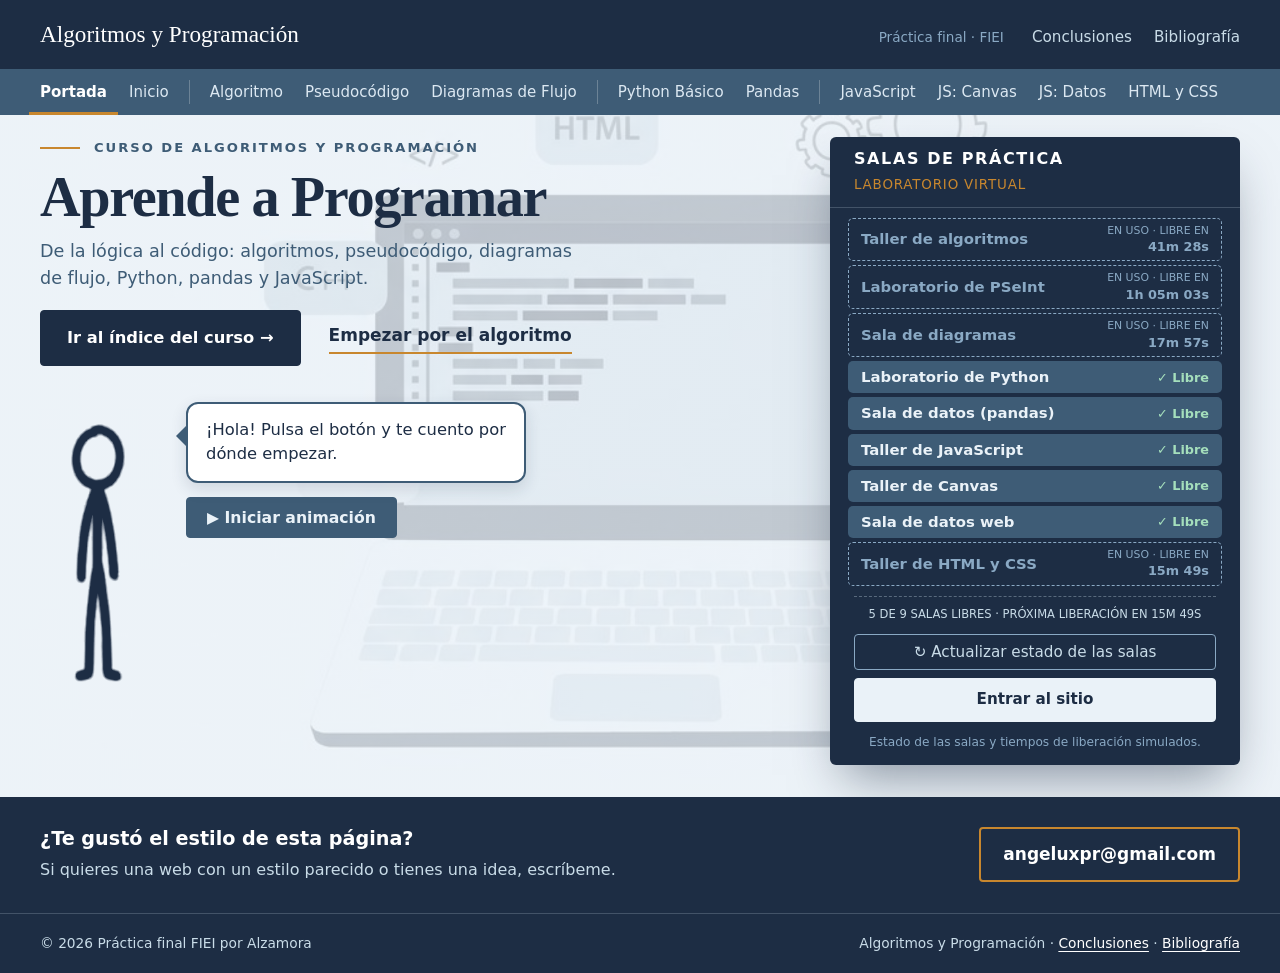
<file: index.html>
<!DOCTYPE html>
<html lang="es">
<head>
<meta charset="UTF-8">
<meta name="viewport" content="width=device-width, initial-scale=1.0">
<title>Aprende a Programar</title>
<meta name="description" content="Curso de Algoritmos y Programación: algoritmos, pseudocódigo, diagramas de flujo, Python, pandas y JavaScript.">
<link rel="icon" type="image/svg+xml" href="assets/img/favicon.svg">
<link rel="stylesheet" href="css/estilos.css">
<link rel="stylesheet" href="css/portada.css">
</head>
<body class="es-portada">
<header id="cabecera">
  <div class="in">
    <a class="marca" href="index.html">Algoritmos y Programación</a>
    <div class="cab-der">
      <span class="curso">Práctica final · FIEI</span>
      <nav class="mas" aria-label="Más páginas">
        <a href="paginas/conclusiones.html">Conclusiones</a>
        <a href="paginas/bibliografia.html">Bibliografía</a>
      </nav>
    </div>
  </div>
</header>
<nav id="menu" aria-label="Menú del curso">
  <div class="in">
    <a href="index.html" aria-current="page">Portada</a>
    <a href="paginas/inicio.html">Inicio</a>
    <span class="sep" aria-hidden="true"></span>
    <a href="paginas/fundamentos/algoritmo.html">Algoritmo</a>
    <a href="paginas/fundamentos/pseudocodigo.html">Pseudocódigo</a>
    <a href="paginas/fundamentos/diagramas.html">Diagramas de Flujo</a>
    <span class="sep" aria-hidden="true"></span>
    <a href="paginas/python/python_basico.html">Python Básico</a>
    <a href="paginas/python/python_pandas.html">Pandas</a>
    <span class="sep" aria-hidden="true"></span>
    <a href="paginas/web/javascript.html">JavaScript</a>
    <a href="paginas/web/js_canvas.html">JS: Canvas</a>
    <a href="paginas/web/js_datos.html">JS: Datos</a>
    <a href="paginas/web/html_css.html">HTML y CSS</a>
  </div>
</nav>

<main class="portada">

  <!-- Columna izquierda: título + asistente stickman -->
  <section class="hero">
    <p class="eyebrow">Curso de algoritmos y programación</p>
    <h1>Aprende a Programar</h1>
    <p class="sub">De la lógica al código: algoritmos, pseudocódigo, diagramas de flujo, Python, pandas y JavaScript.</p>

    <div class="acciones">
      <a class="boton boton-principal" href="paginas/inicio.html">Ir al índice del curso &rarr;</a>
      <a class="enlace-sec" href="paginas/fundamentos/algoritmo.html">Empezar por el algoritmo</a>
    </div>

    <div id="animacion-container">
      <img id="stick-imagen" src="assets/img/stick1.png" alt="Asistente stickman" width="176" height="455">
      <div class="burbuja" id="burbuja">¡Hola! Pulsa el botón y te cuento por dónde empezar.</div>
      <button id="boton-animacion" type="button">▶ Iniciar animación</button>
    </div>

    <audio id="audio-asistente" preload="auto">
      <source src="assets/audio/asistente.mp3" type="audio/mpeg">
    </audio>
  </section>

  <!-- Columna derecha: salas de práctica -->
  <aside id="info" aria-labelledby="titulo-salas">
    <h2 id="titulo-salas">Salas de práctica</h2>
    <div id="laboratorioNombre"></div>
    <div id="listaSalas"></div>
    <p id="resumen"></p>
    <button id="boton-actualizar" type="button">↻ Actualizar estado de las salas</button>
    <a class="boton-entrar" href="paginas/inicio.html">Entrar al sitio</a>
    <p class="nota">Estado de las salas y tiempos de liberación simulados.</p>
  </aside>

</main>

<footer id="pie">
  <div class="contacto">
    <div class="in">
      <div>
        <h2>¿Te gustó el estilo de esta página?</h2>
        <p>Si quieres una web con un estilo parecido o tienes una idea, escríbeme.</p>
      </div>
      <a class="correo" href="mailto:angeluxpr@gmail.com?subject=Me%20gust%C3%B3%20el%20estilo%20de%20tu%20p%C3%A1gina">angeluxpr@gmail.com</a>
    </div>
  </div>
  <div class="in">
    <p>&copy; <span id="anio"></span> Práctica final FIEI por Alzamora</p>
    <p>Algoritmos y Programación &middot; <a href="paginas/conclusiones.html">Conclusiones</a> &middot; <a href="paginas/bibliografia.html">Bibliografía</a></p>
  </div>
</footer>
<script src="js/script.js"></script>
</body>
</html>
</file>
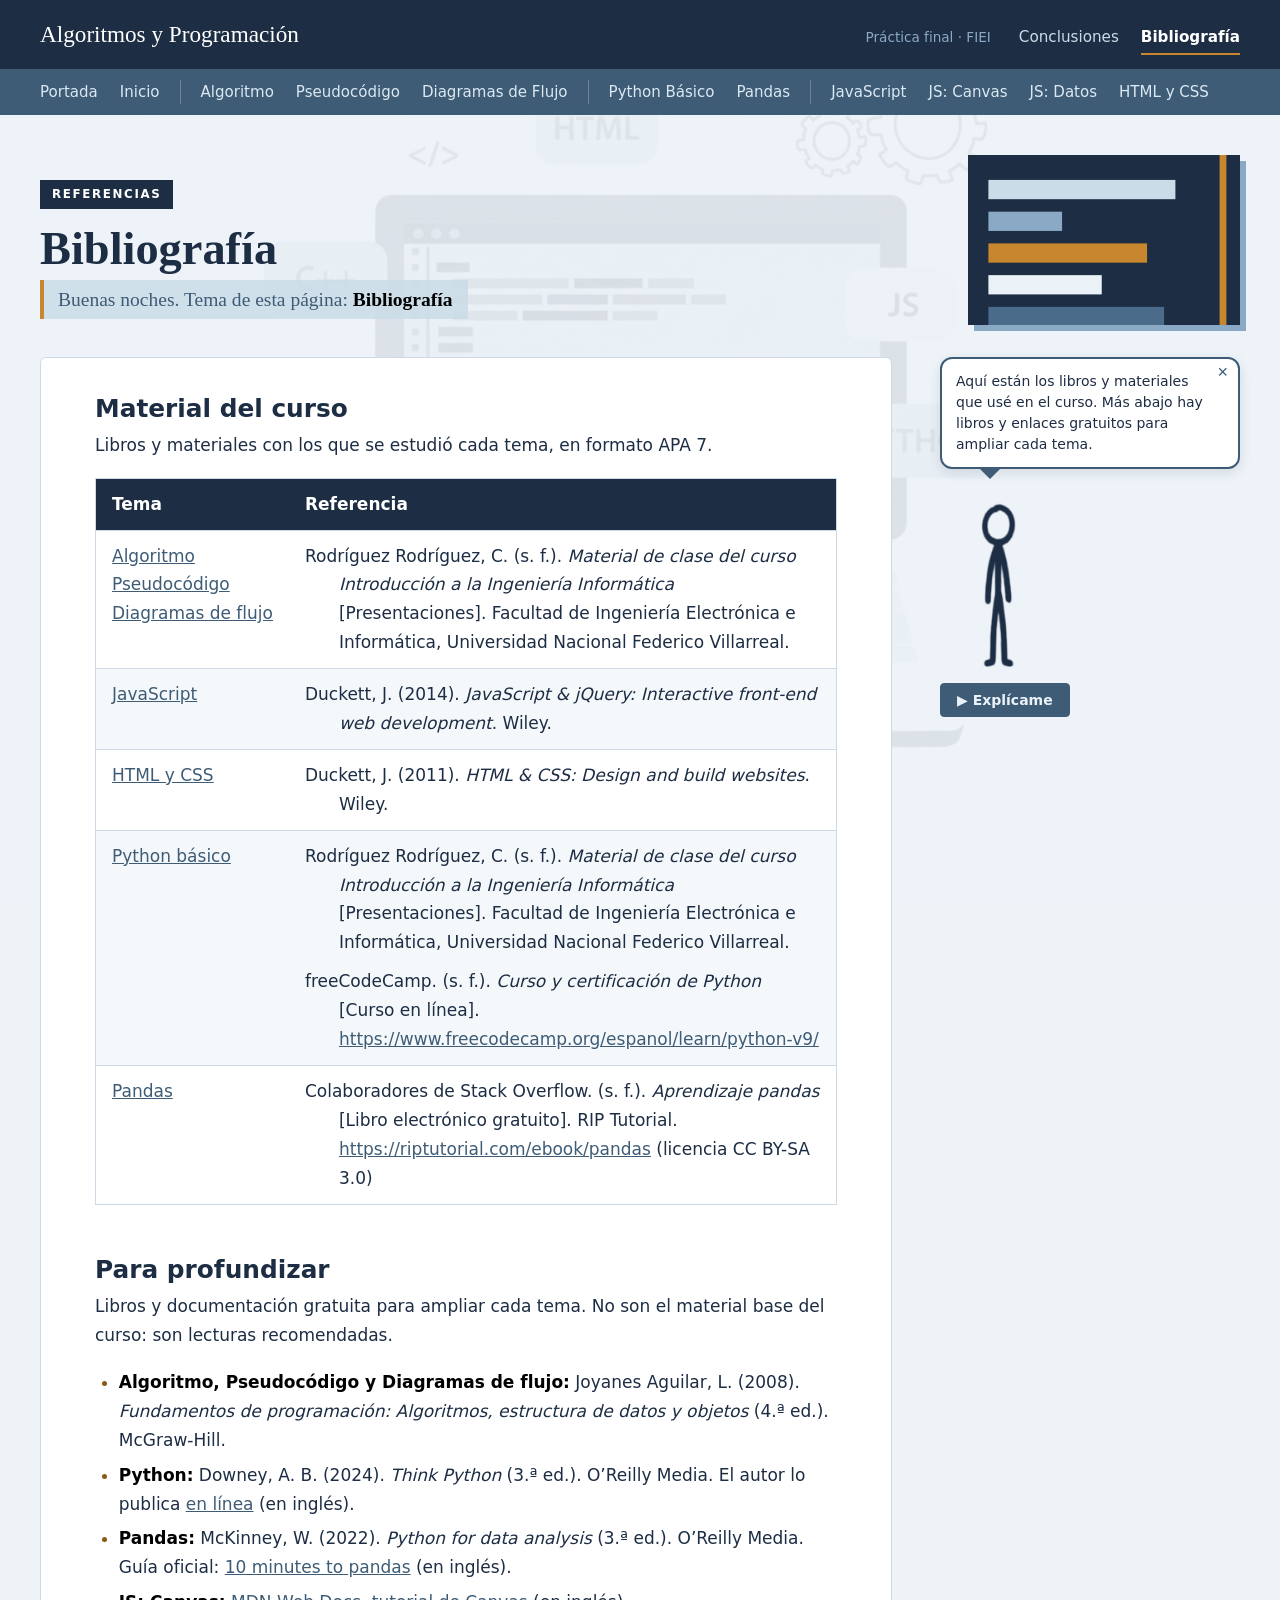
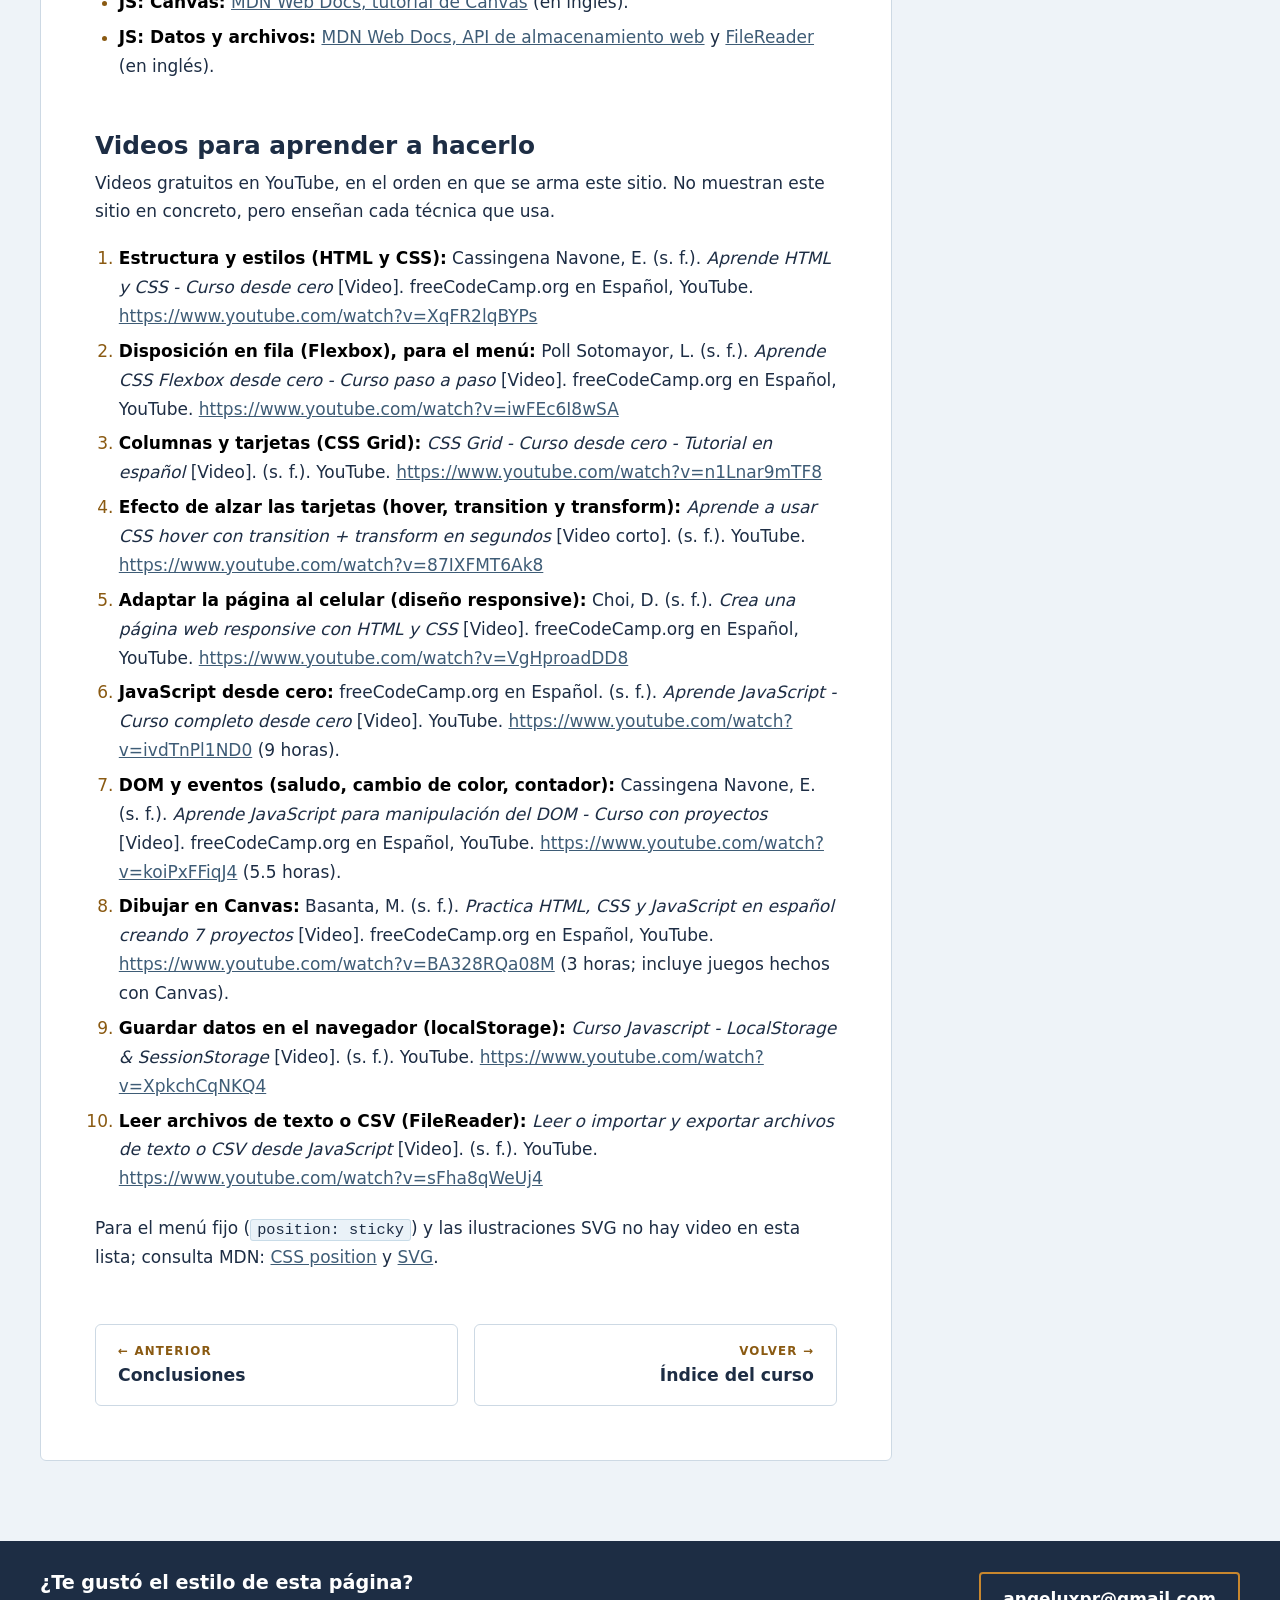
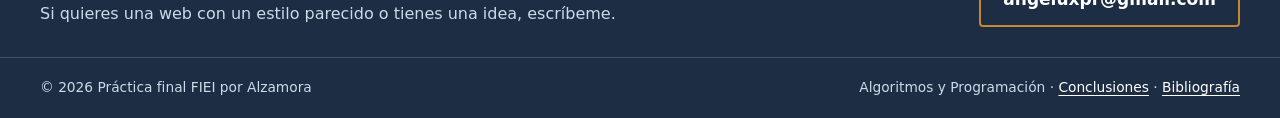
<file: paginas/bibliografia.html>
<!DOCTYPE html>
<html lang="es">
<head>
<meta charset="UTF-8">
<meta name="viewport" content="width=device-width, initial-scale=1">
<title>Bibliografía · Algoritmos y Programación</title>
<meta name="description" content="Libros y materiales usados en el curso Algoritmos y Programación, y lecturas para profundizar.">
<link rel="icon" type="image/svg+xml" href="../assets/img/favicon.svg">
<link href="../css/estilos.css" type="text/css" rel="stylesheet">
<link href="../css/asistente.css" type="text/css" rel="stylesheet">
</head>
<body data-asistente="Aquí están los libros y materiales que usé en el curso. Más abajo hay libros y enlaces gratuitos para ampliar cada tema.">
<header id="cabecera">
  <div class="in">
    <a class="marca" href="../index.html">Algoritmos y Programación</a>
    <div class="cab-der">
      <span class="curso">Práctica final · FIEI</span>
      <nav class="mas" aria-label="Más páginas">
        <a href="conclusiones.html">Conclusiones</a>
        <a href="bibliografia.html" aria-current="page">Bibliografía</a>
      </nav>
    </div>
  </div>
</header>
<nav id="menu" aria-label="Menú del curso">
  <div class="in">
    <a href="../index.html">Portada</a>
    <a href="inicio.html">Inicio</a>
    <span class="sep" aria-hidden="true"></span>
    <a href="fundamentos/algoritmo.html">Algoritmo</a>
    <a href="fundamentos/pseudocodigo.html">Pseudocódigo</a>
    <a href="fundamentos/diagramas.html">Diagramas de Flujo</a>
    <span class="sep" aria-hidden="true"></span>
    <a href="python/python_basico.html">Python Básico</a>
    <a href="python/python_pandas.html">Pandas</a>
    <span class="sep" aria-hidden="true"></span>
    <a href="web/javascript.html">JavaScript</a>
    <a href="web/js_canvas.html">JS: Canvas</a>
    <a href="web/js_datos.html">JS: Datos</a>
    <a href="web/html_css.html">HTML y CSS</a>
  </div>
</nav>
<section class="encabezado" aria-labelledby="titulo-pagina">
  <div class="in">
    <div>
      <p class="capitulo">Referencias</p>
      <h1 id="titulo-pagina">Bibliografía</h1>
      <p id="saludo-texto" class="saludo-barra"></p>
    </div>
    <img class="ilustracion" src="../assets/img/ilustraciones/bibliografia.svg" alt="" width="272" height="170">
  </div>
</section>
<div id="cuerpo">
<main id="contenido">
<h2>Material del curso</h2>
<p>Libros y materiales con los que se estudió cada tema, en formato APA 7.</p>
<table class="tabla-biblio">
  <thead>
    <tr><th>Tema</th><th>Referencia</th></tr>
  </thead>
  <tbody>
    <tr>
      <td><a href="fundamentos/algoritmo.html">Algoritmo</a><br><a href="fundamentos/pseudocodigo.html">Pseudocódigo</a><br><a href="fundamentos/diagramas.html">Diagramas de flujo</a></td>
      <td><p class="apa">Rodríguez Rodríguez, C. (s. f.). <em>Material de clase del curso Introducción a la Ingeniería Informática</em> [Presentaciones]. Facultad de Ingeniería Electrónica e Informática, Universidad Nacional Federico Villarreal.</p></td>
    </tr>
    <tr>
      <td><a href="web/javascript.html">JavaScript</a></td>
      <td><p class="apa">Duckett, J. (2014). <em>JavaScript &amp; jQuery: Interactive front-end web development</em>. Wiley.</p></td>
    </tr>
    <tr>
      <td><a href="web/html_css.html">HTML y CSS</a></td>
      <td><p class="apa">Duckett, J. (2011). <em>HTML &amp; CSS: Design and build websites</em>. Wiley.</p></td>
    </tr>
    <tr>
      <td><a href="python/python_basico.html">Python básico</a></td>
      <td>
        <p class="apa">Rodríguez Rodríguez, C. (s. f.). <em>Material de clase del curso Introducción a la Ingeniería Informática</em> [Presentaciones]. Facultad de Ingeniería Electrónica e Informática, Universidad Nacional Federico Villarreal.</p>
        <p class="apa">freeCodeCamp. (s. f.). <em>Curso y certificación de Python</em> [Curso en línea]. <a href="https://www.freecodecamp.org/espanol/learn/python-v9/">https://www.freecodecamp.org/espanol/learn/python-v9/</a></p>
      </td>
    </tr>
    <tr>
      <td><a href="python/python_pandas.html">Pandas</a></td>
      <td><p class="apa">Colaboradores de Stack Overflow. (s. f.). <em>Aprendizaje pandas</em> [Libro electrónico gratuito]. RIP Tutorial. <a href="https://riptutorial.com/ebook/pandas">https://riptutorial.com/ebook/pandas</a> (licencia CC BY-SA 3.0)</p></td>
    </tr>
  </tbody>
</table>

<h2>Para profundizar</h2>
<p>Libros y documentación gratuita para ampliar cada tema. No son el material base del curso: son lecturas recomendadas.</p>
<ul>
  <li><strong>Algoritmo, Pseudocódigo y Diagramas de flujo:</strong> Joyanes Aguilar, L. (2008). <em>Fundamentos de programación: Algoritmos, estructura de datos y objetos</em> (4.ª ed.). McGraw-Hill.</li>
  <li><strong>Python:</strong> Downey, A. B. (2024). <em>Think Python</em> (3.ª ed.). O&rsquo;Reilly Media. El autor lo publica <a href="https://allendowney.github.io/ThinkPython">en línea</a> (en inglés).</li>
  <li><strong>Pandas:</strong> McKinney, W. (2022). <em>Python for data analysis</em> (3.ª ed.). O&rsquo;Reilly Media. Guía oficial: <a href="https://pandas.pydata.org/docs/user_guide/10min.html">10 minutes to pandas</a> (en inglés).</li>
  <li><strong>JS: Canvas:</strong> <a href="https://developer.mozilla.org/en-US/docs/Web/API/Canvas_API/Tutorial">MDN Web Docs, tutorial de Canvas</a> (en inglés).</li>
  <li><strong>JS: Datos y archivos:</strong> <a href="https://developer.mozilla.org/es/docs/Web/API/API_de_almacenamiento_web">MDN Web Docs, API de almacenamiento web</a> y <a href="https://developer.mozilla.org/en-US/docs/Web/API/FileReader">FileReader</a> (en inglés).</li>
</ul>

<h2>Videos para aprender a hacerlo</h2>
<p>Videos gratuitos en YouTube, en el orden en que se arma este sitio. No muestran este sitio en concreto, pero enseñan cada técnica que usa.</p>
<ol>
  <li><strong>Estructura y estilos (HTML y CSS):</strong> Cassingena Navone, E. (s. f.). <em>Aprende HTML y CSS - Curso desde cero</em> [Video]. freeCodeCamp.org en Español, YouTube. <a href="https://www.youtube.com/watch?v=XqFR2lqBYPs">https://www.youtube.com/watch?v=XqFR2lqBYPs</a></li>
  <li><strong>Disposición en fila (Flexbox), para el menú:</strong> Poll Sotomayor, L. (s. f.). <em>Aprende CSS Flexbox desde cero - Curso paso a paso</em> [Video]. freeCodeCamp.org en Español, YouTube. <a href="https://www.youtube.com/watch?v=iwFEc6I8wSA">https://www.youtube.com/watch?v=iwFEc6I8wSA</a></li>
  <li><strong>Columnas y tarjetas (CSS Grid):</strong> <em>CSS Grid - Curso desde cero - Tutorial en español</em> [Video]. (s. f.). YouTube. <a href="https://www.youtube.com/watch?v=n1Lnar9mTF8">https://www.youtube.com/watch?v=n1Lnar9mTF8</a></li>
  <li><strong>Efecto de alzar las tarjetas (hover, transition y transform):</strong> <em>Aprende a usar CSS hover con transition + transform en segundos</em> [Video corto]. (s. f.). YouTube. <a href="https://www.youtube.com/watch?v=87IXFMT6Ak8">https://www.youtube.com/watch?v=87IXFMT6Ak8</a></li>
  <li><strong>Adaptar la página al celular (diseño responsive):</strong> Choi, D. (s. f.). <em>Crea una página web responsive con HTML y CSS</em> [Video]. freeCodeCamp.org en Español, YouTube. <a href="https://www.youtube.com/watch?v=VgHproadDD8">https://www.youtube.com/watch?v=VgHproadDD8</a></li>
  <li><strong>JavaScript desde cero:</strong> freeCodeCamp.org en Español. (s. f.). <em>Aprende JavaScript - Curso completo desde cero</em> [Video]. YouTube. <a href="https://www.youtube.com/watch?v=ivdTnPl1ND0">https://www.youtube.com/watch?v=ivdTnPl1ND0</a> (9 horas).</li>
  <li><strong>DOM y eventos (saludo, cambio de color, contador):</strong> Cassingena Navone, E. (s. f.). <em>Aprende JavaScript para manipulación del DOM - Curso con proyectos</em> [Video]. freeCodeCamp.org en Español, YouTube. <a href="https://www.youtube.com/watch?v=koiPxFFiqJ4">https://www.youtube.com/watch?v=koiPxFFiqJ4</a> (5.5 horas).</li>
  <li><strong>Dibujar en Canvas:</strong> Basanta, M. (s. f.). <em>Practica HTML, CSS y JavaScript en español creando 7 proyectos</em> [Video]. freeCodeCamp.org en Español, YouTube. <a href="https://www.youtube.com/watch?v=BA328RQa08M">https://www.youtube.com/watch?v=BA328RQa08M</a> (3 horas; incluye juegos hechos con Canvas).</li>
  <li><strong>Guardar datos en el navegador (localStorage):</strong> <em>Curso Javascript - LocalStorage &amp; SessionStorage</em> [Video]. (s. f.). YouTube. <a href="https://www.youtube.com/watch?v=XpkchCqNKQ4">https://www.youtube.com/watch?v=XpkchCqNKQ4</a></li>
  <li><strong>Leer archivos de texto o CSV (FileReader):</strong> <em>Leer o importar y exportar archivos de texto o CSV desde JavaScript</em> [Video]. (s. f.). YouTube. <a href="https://www.youtube.com/watch?v=sFha8qWeUj4">https://www.youtube.com/watch?v=sFha8qWeUj4</a></li>
</ol>
<p>Para el menú fijo (<code>position: sticky</code>) y las ilustraciones SVG no hay video en esta lista; consulta MDN: <a href="https://developer.mozilla.org/es/docs/Web/CSS/position">CSS position</a> y <a href="https://developer.mozilla.org/es/docs/Web/SVG">SVG</a>.</p>

<nav class="paginado" aria-label="Anterior y siguiente">
  <a class="ant" href="conclusiones.html"><small>&larr; Anterior</small><span>Conclusiones</span></a>
  <a class="sig" href="inicio.html"><small>Volver &rarr;</small><span>Índice del curso</span></a>
</nav>
</main>
<aside id="riel"></aside>
</div>
<footer id="pie">
  <div class="contacto">
    <div class="in">
      <div>
        <h2>¿Te gustó el estilo de esta página?</h2>
        <p>Si quieres una web con un estilo parecido o tienes una idea, escríbeme.</p>
      </div>
      <a class="correo" href="mailto:angeluxpr@gmail.com?subject=Me%20gust%C3%B3%20el%20estilo%20de%20tu%20p%C3%A1gina">angeluxpr@gmail.com</a>
    </div>
  </div>
  <div class="in">
    <p>&copy; <span id="anio"></span> Práctica final FIEI por Alzamora</p>
    <p>Algoritmos y Programación &middot; <a href="conclusiones.html">Conclusiones</a> &middot; <a href="bibliografia.html">Bibliografía</a></p>
  </div>
</footer>
<script src="../js/java.js"></script>
<script src="../js/asistente.js"></script>
</body>
</html>
</file>
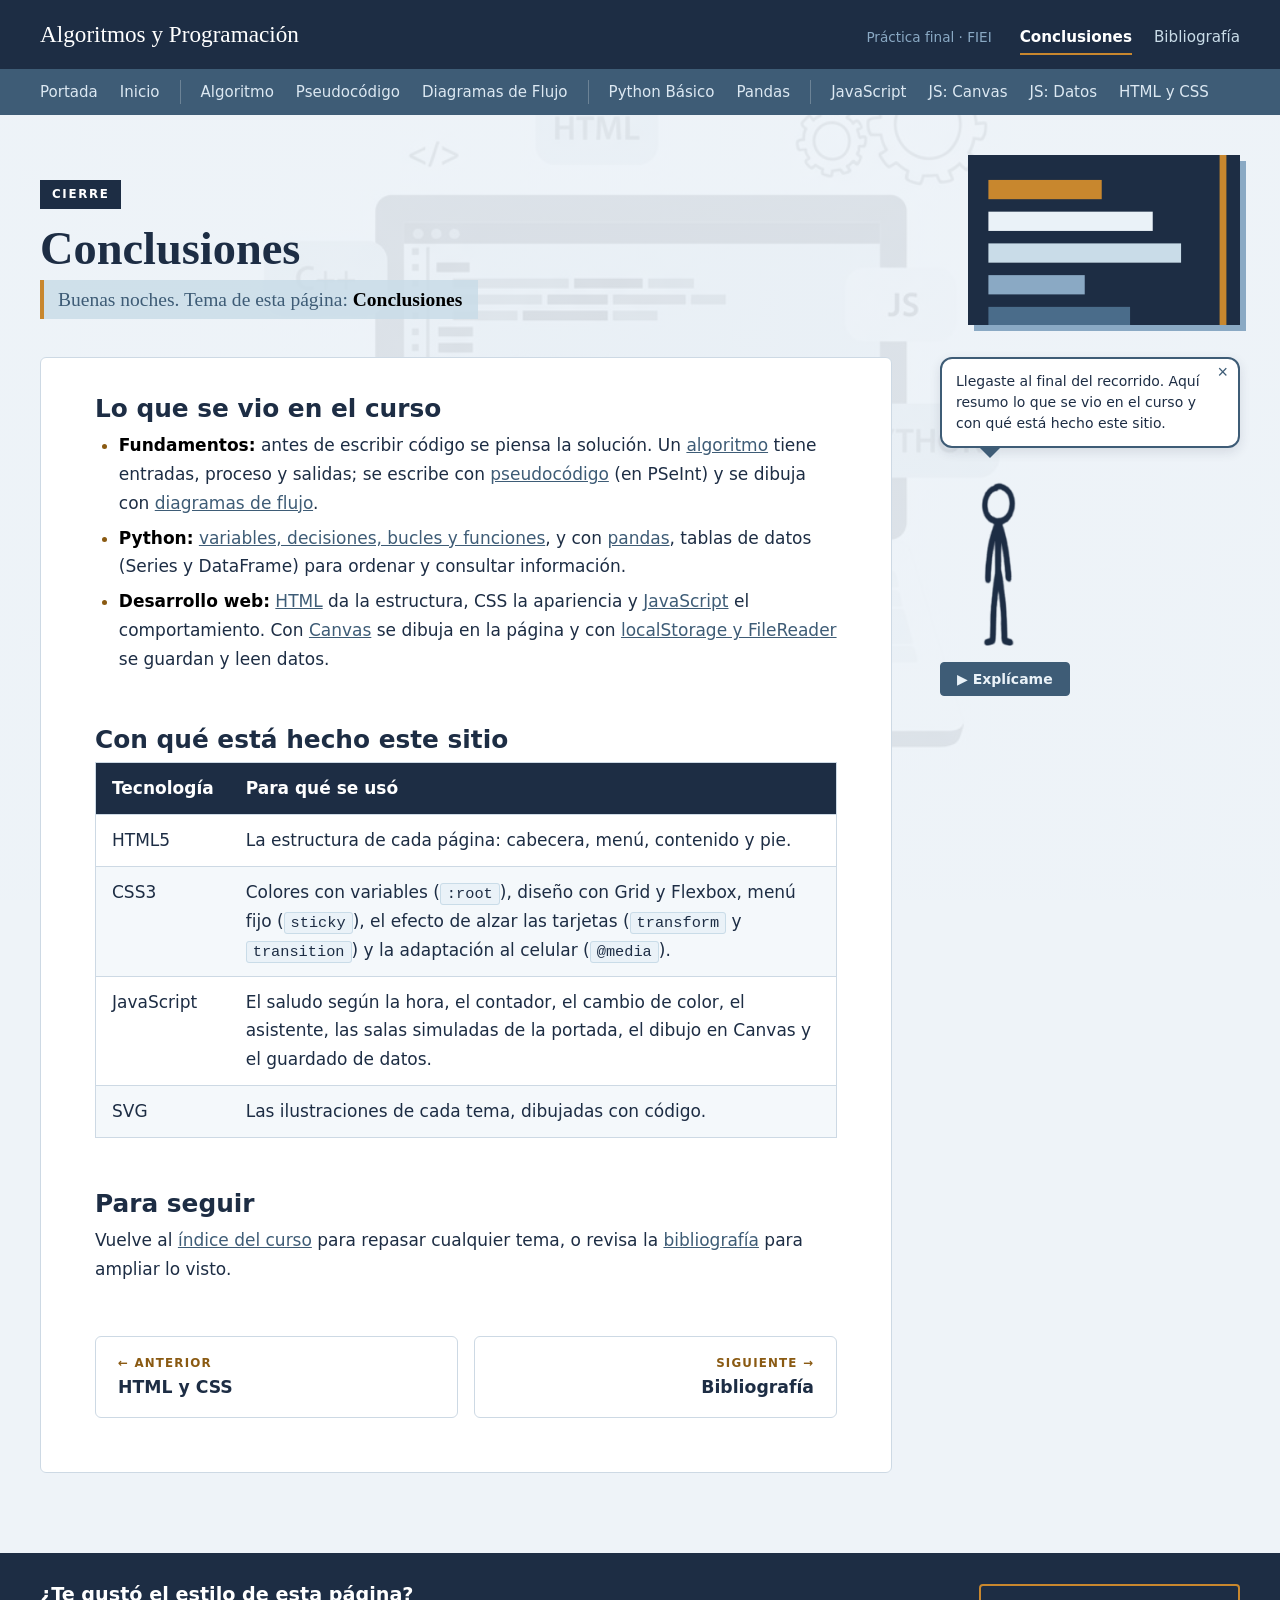
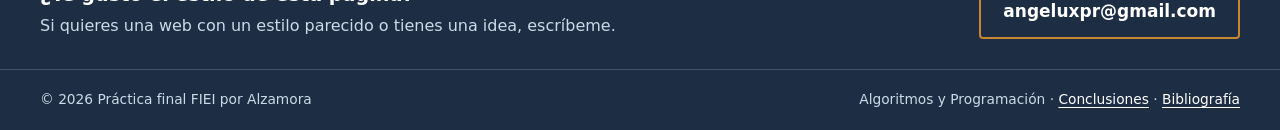
<file: paginas/conclusiones.html>
<!DOCTYPE html>
<html lang="es">
<head>
<meta charset="UTF-8">
<meta name="viewport" content="width=device-width, initial-scale=1">
<title>Conclusiones · Algoritmos y Programación</title>
<meta name="description" content="Resumen de lo visto en el curso Algoritmos y Programación y de las tecnologías con las que se hizo este sitio.">
<link rel="icon" type="image/svg+xml" href="../assets/img/favicon.svg">
<link href="../css/estilos.css" type="text/css" rel="stylesheet">
<link href="../css/asistente.css" type="text/css" rel="stylesheet">
</head>
<body data-asistente="Llegaste al final del recorrido. Aquí resumo lo que se vio en el curso y con qué está hecho este sitio.">
<header id="cabecera">
  <div class="in">
    <a class="marca" href="../index.html">Algoritmos y Programación</a>
    <div class="cab-der">
      <span class="curso">Práctica final · FIEI</span>
      <nav class="mas" aria-label="Más páginas">
        <a href="conclusiones.html" aria-current="page">Conclusiones</a>
        <a href="bibliografia.html">Bibliografía</a>
      </nav>
    </div>
  </div>
</header>
<nav id="menu" aria-label="Menú del curso">
  <div class="in">
    <a href="../index.html">Portada</a>
    <a href="inicio.html">Inicio</a>
    <span class="sep" aria-hidden="true"></span>
    <a href="fundamentos/algoritmo.html">Algoritmo</a>
    <a href="fundamentos/pseudocodigo.html">Pseudocódigo</a>
    <a href="fundamentos/diagramas.html">Diagramas de Flujo</a>
    <span class="sep" aria-hidden="true"></span>
    <a href="python/python_basico.html">Python Básico</a>
    <a href="python/python_pandas.html">Pandas</a>
    <span class="sep" aria-hidden="true"></span>
    <a href="web/javascript.html">JavaScript</a>
    <a href="web/js_canvas.html">JS: Canvas</a>
    <a href="web/js_datos.html">JS: Datos</a>
    <a href="web/html_css.html">HTML y CSS</a>
  </div>
</nav>
<section class="encabezado" aria-labelledby="titulo-pagina">
  <div class="in">
    <div>
      <p class="capitulo">Cierre</p>
      <h1 id="titulo-pagina">Conclusiones</h1>
      <p id="saludo-texto" class="saludo-barra"></p>
    </div>
    <img class="ilustracion" src="../assets/img/ilustraciones/conclusiones.svg" alt="" width="272" height="170">
  </div>
</section>
<div id="cuerpo">
<main id="contenido">
<h2>Lo que se vio en el curso</h2>
<ul>
  <li><strong>Fundamentos:</strong> antes de escribir código se piensa la solución. Un <a href="fundamentos/algoritmo.html">algoritmo</a> tiene entradas, proceso y salidas; se escribe con <a href="fundamentos/pseudocodigo.html">pseudocódigo</a> (en PSeInt) y se dibuja con <a href="fundamentos/diagramas.html">diagramas de flujo</a>.</li>
  <li><strong>Python:</strong> <a href="python/python_basico.html">variables, decisiones, bucles y funciones</a>, y con <a href="python/python_pandas.html">pandas</a>, tablas de datos (Series y DataFrame) para ordenar y consultar información.</li>
  <li><strong>Desarrollo web:</strong> <a href="web/html_css.html">HTML</a> da la estructura, CSS la apariencia y <a href="web/javascript.html">JavaScript</a> el comportamiento. Con <a href="web/js_canvas.html">Canvas</a> se dibuja en la página y con <a href="web/js_datos.html">localStorage y FileReader</a> se guardan y leen datos.</li>
</ul>

<h2>Con qué está hecho este sitio</h2>
<table>
  <thead>
    <tr><th>Tecnología</th><th>Para qué se usó</th></tr>
  </thead>
  <tbody>
    <tr><td>HTML5</td><td>La estructura de cada página: cabecera, menú, contenido y pie.</td></tr>
    <tr><td>CSS3</td><td>Colores con variables (<code>:root</code>), diseño con Grid y Flexbox, menú fijo (<code>sticky</code>), el efecto de alzar las tarjetas (<code>transform</code> y <code>transition</code>) y la adaptación al celular (<code>@media</code>).</td></tr>
    <tr><td>JavaScript</td><td>El saludo según la hora, el contador, el cambio de color, el asistente, las salas simuladas de la portada, el dibujo en Canvas y el guardado de datos.</td></tr>
    <tr><td>SVG</td><td>Las ilustraciones de cada tema, dibujadas con código.</td></tr>
  </tbody>
</table>

<h2>Para seguir</h2>
<p>Vuelve al <a href="inicio.html">índice del curso</a> para repasar cualquier tema, o revisa la <a href="bibliografia.html">bibliografía</a> para ampliar lo visto.</p>

<nav class="paginado" aria-label="Anterior y siguiente">
  <a class="ant" href="web/html_css.html"><small>&larr; Anterior</small><span>HTML y CSS</span></a>
  <a class="sig" href="bibliografia.html"><small>Siguiente &rarr;</small><span>Bibliografía</span></a>
</nav>
</main>
<aside id="riel"></aside>
</div>
<footer id="pie">
  <div class="contacto">
    <div class="in">
      <div>
        <h2>¿Te gustó el estilo de esta página?</h2>
        <p>Si quieres una web con un estilo parecido o tienes una idea, escríbeme.</p>
      </div>
      <a class="correo" href="mailto:angeluxpr@gmail.com?subject=Me%20gust%C3%B3%20el%20estilo%20de%20tu%20p%C3%A1gina">angeluxpr@gmail.com</a>
    </div>
  </div>
  <div class="in">
    <p>&copy; <span id="anio"></span> Práctica final FIEI por Alzamora</p>
    <p>Algoritmos y Programación &middot; <a href="conclusiones.html">Conclusiones</a> &middot; <a href="bibliografia.html">Bibliografía</a></p>
  </div>
</footer>
<script src="../js/java.js"></script>
<script src="../js/asistente.js"></script>
</body>
</html>
</file>
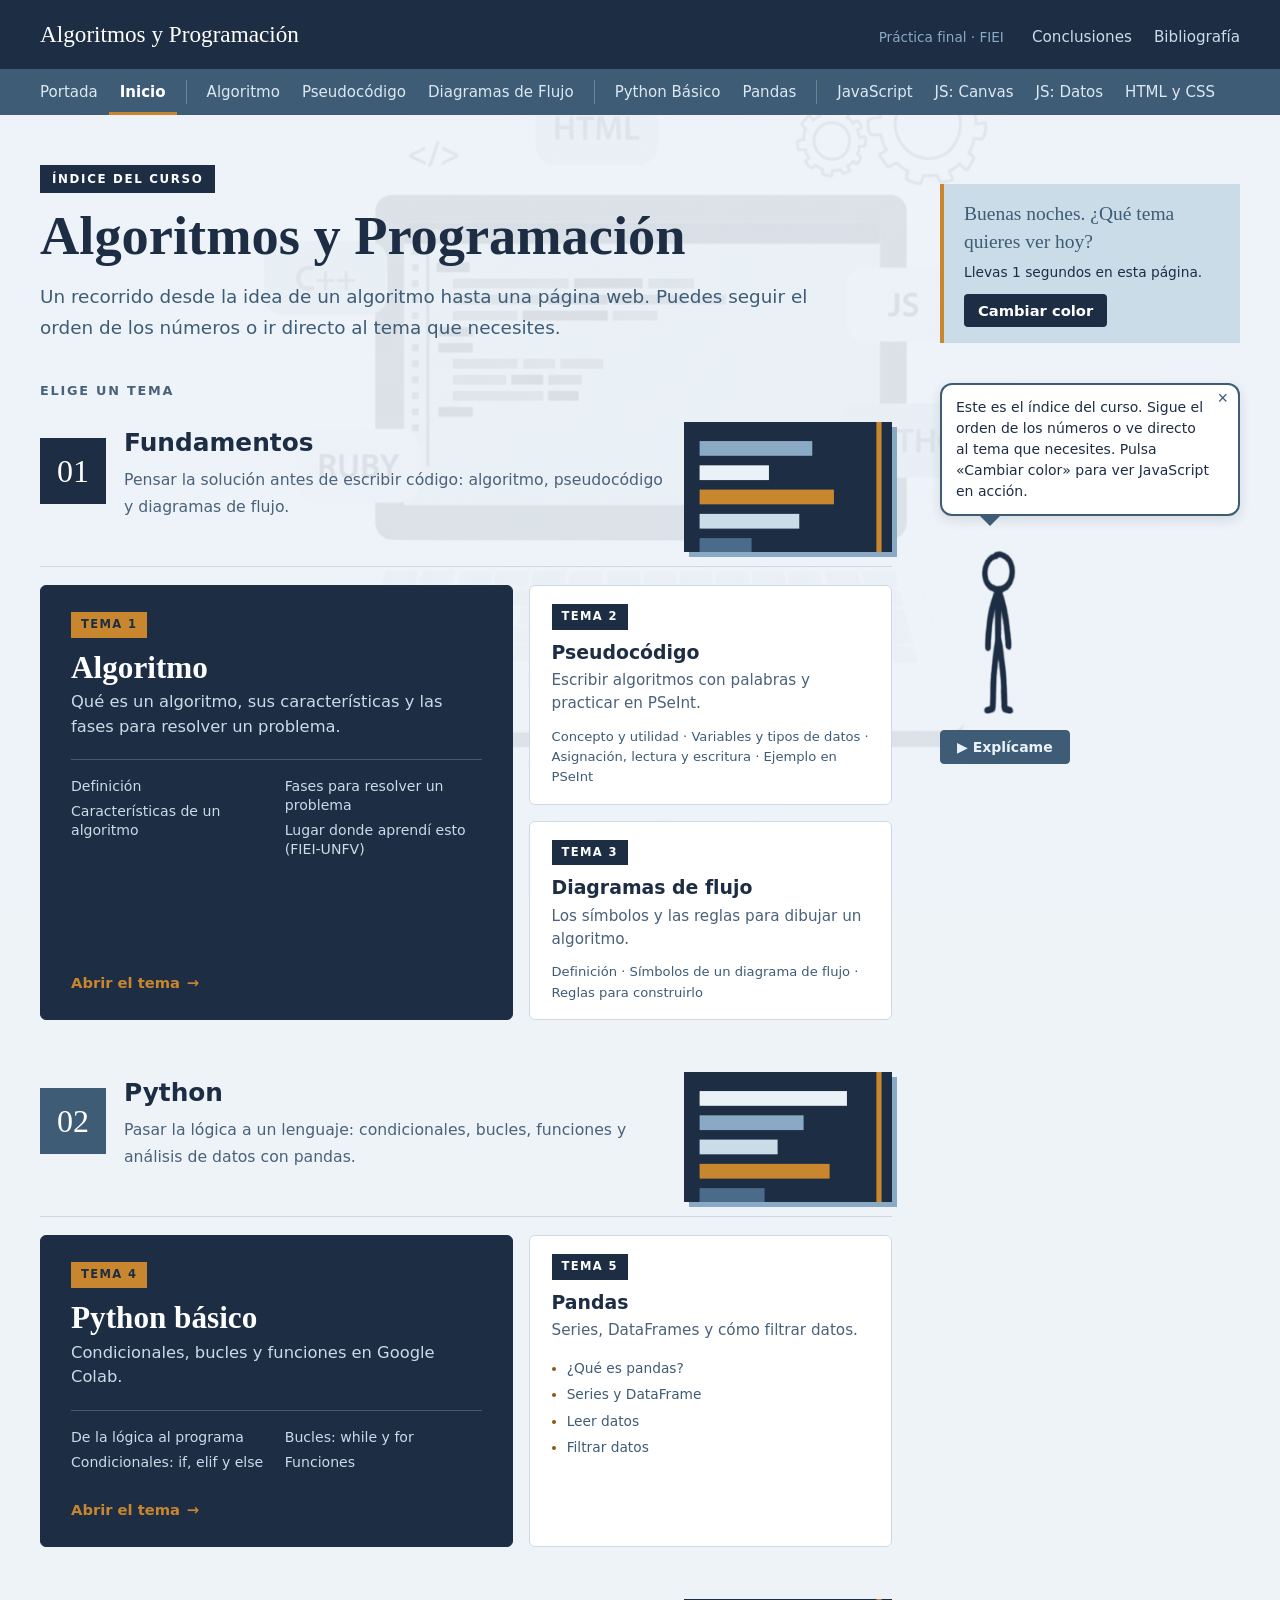
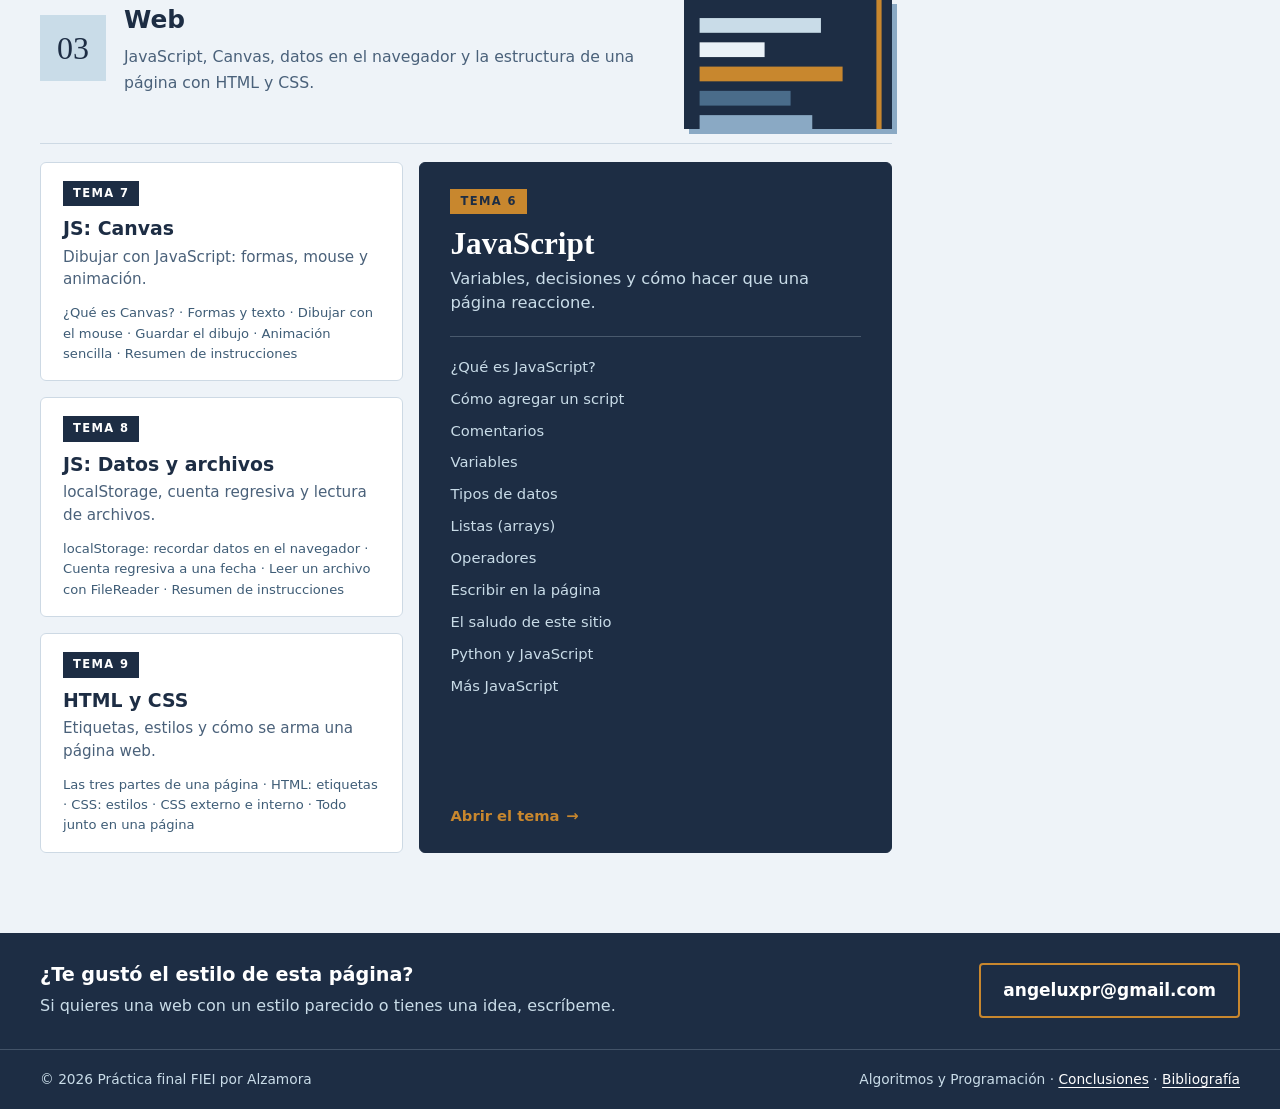
<file: paginas/inicio.html>
<!DOCTYPE html>
<html lang="es">
<head>
<meta charset="UTF-8">
<meta name="viewport" content="width=device-width, initial-scale=1">
<title>Inicio · Algoritmos y Programación</title>
<meta name="description" content="Índice del curso Algoritmos y Programación: fundamentos, Python y desarrollo web.">
<link rel="icon" type="image/svg+xml" href="../assets/img/favicon.svg">
<link href="../css/estilos.css" type="text/css" rel="stylesheet">
<link href="../css/asistente.css" type="text/css" rel="stylesheet">
</head>
<body data-asistente="Este es el índice del curso. Sigue el orden de los números o ve directo al tema que necesites. Pulsa «Cambiar color» para ver JavaScript en acción.">
<header id="cabecera">
  <div class="in">
    <a class="marca" href="../index.html">Algoritmos y Programación</a>
    <div class="cab-der">
      <span class="curso">Práctica final · FIEI</span>
      <nav class="mas" aria-label="Más páginas">
        <a href="conclusiones.html">Conclusiones</a>
        <a href="bibliografia.html">Bibliografía</a>
      </nav>
    </div>
  </div>
</header>
<nav id="menu" aria-label="Menú del curso">
  <div class="in">
    <a href="../index.html">Portada</a>
    <a href="inicio.html" aria-current="page">Inicio</a>
    <span class="sep" aria-hidden="true"></span>
    <a href="fundamentos/algoritmo.html">Algoritmo</a>
    <a href="fundamentos/pseudocodigo.html">Pseudocódigo</a>
    <a href="fundamentos/diagramas.html">Diagramas de Flujo</a>
    <span class="sep" aria-hidden="true"></span>
    <a href="python/python_basico.html">Python Básico</a>
    <a href="python/python_pandas.html">Pandas</a>
    <span class="sep" aria-hidden="true"></span>
    <a href="web/javascript.html">JavaScript</a>
    <a href="web/js_canvas.html">JS: Canvas</a>
    <a href="web/js_datos.html">JS: Datos</a>
    <a href="web/html_css.html">HTML y CSS</a>
  </div>
</nav>
<section class="encabezado encabezado-inicio" aria-labelledby="titulo-pagina">
  <div class="in">
    <div>
      <p class="capitulo">Índice del curso</p>
      <h1 id="titulo-pagina">Algoritmos y Programación</h1>
      <p class="lead">Un recorrido desde la idea de un algoritmo hasta una página web. Puedes seguir el orden de los números o ir directo al tema que necesites.</p>
    </div>
    <div id="saludo">
      <p id="saludo-texto" data-mensaje="¿Qué tema quieres ver hoy?"></p>
      <p id="contador">Llevas 0 segundos en esta página.</p>
      <button onclick="cambiarColor()">Cambiar color</button>
    </div>
  </div>
</section>
<div id="cuerpo">
<main id="contenido-inicio">
<h2 class="etiqueta-seccion">Elige un tema</h2>
<div class="mapa">
  <section class="modulo">
    <header class="modulo-cab">
      <span class="modulo-num" aria-hidden="true">01</span>
      <div>
        <h3>Fundamentos</h3>
        <p>Pensar la solución antes de escribir código: algoritmo, pseudocódigo y diagramas de flujo.</p>
      </div>
      <img class="ilustracion" src="../assets/img/ilustraciones/diagramas.svg" alt="" width="208" height="130">
    </header>
    <div class="temas t-3">
    <a class="tema principal" href="fundamentos/algoritmo.html">
      <span class="num">Tema 1</span>
      <h4>Algoritmo</h4>
      <p>Qué es un algoritmo, sus características y las fases para resolver un problema.</p>
      <ul class="secciones">
      <li>Definición</li>
      <li>Características de un algoritmo</li>
      <li>Fases para resolver un problema</li>
      <li>Lugar donde aprendí esto (FIEI-UNFV)</li>
      </ul>
      <span class="ir">Abrir el tema</span>
    </a>
    <a class="tema" href="fundamentos/pseudocodigo.html">
      <span class="num">Tema 2</span>
      <h4>Pseudocódigo</h4>
      <p>Escribir algoritmos con palabras y practicar en PSeInt.</p>
      <p class="mini">Concepto y utilidad &middot; Variables y tipos de datos &middot; Asignación, lectura y escritura &middot; Ejemplo en PSeInt</p>
    </a>
    <a class="tema" href="fundamentos/diagramas.html">
      <span class="num">Tema 3</span>
      <h4>Diagramas de flujo</h4>
      <p>Los símbolos y las reglas para dibujar un algoritmo.</p>
      <p class="mini">Definición &middot; Símbolos de un diagrama de flujo &middot; Reglas para construirlo</p>
    </a>
    </div>
  </section>
  <section class="modulo">
    <header class="modulo-cab">
      <span class="modulo-num" aria-hidden="true">02</span>
      <div>
        <h3>Python</h3>
        <p>Pasar la lógica a un lenguaje: condicionales, bucles, funciones y análisis de datos con pandas.</p>
      </div>
      <img class="ilustracion" src="../assets/img/ilustraciones/python_basico.svg" alt="" width="208" height="130">
    </header>
    <div class="temas t-2">
    <a class="tema principal" href="python/python_basico.html">
      <span class="num">Tema 4</span>
      <h4>Python básico</h4>
      <p>Condicionales, bucles y funciones en Google Colab.</p>
      <ul class="secciones">
      <li>De la lógica al programa</li>
      <li>Condicionales: if, elif y else</li>
      <li>Bucles: while y for</li>
      <li>Funciones</li>
      </ul>
      <span class="ir">Abrir el tema</span>
    </a>
    <a class="tema" href="python/python_pandas.html">
      <span class="num">Tema 5</span>
      <h4>Pandas</h4>
      <p>Series, DataFrames y cómo filtrar datos.</p>
      <ul class="lista-mini"><li>¿Qué es pandas?</li><li>Series y DataFrame</li><li>Leer datos</li><li>Filtrar datos</li></ul>
    </a>
    </div>
  </section>
  <section class="modulo">
    <header class="modulo-cab">
      <span class="modulo-num" aria-hidden="true">03</span>
      <div>
        <h3>Web</h3>
        <p>JavaScript, Canvas, datos en el navegador y la estructura de una página con HTML y CSS.</p>
      </div>
      <img class="ilustracion" src="../assets/img/ilustraciones/javascript.svg" alt="" width="208" height="130">
    </header>
    <div class="temas t-4">
    <a class="tema principal" href="web/javascript.html">
      <span class="num">Tema 6</span>
      <h4>JavaScript</h4>
      <p>Variables, decisiones y cómo hacer que una página reaccione.</p>
      <ul class="secciones">
      <li>¿Qué es JavaScript?</li>
      <li>Cómo agregar un script</li>
      <li>Comentarios</li>
      <li>Variables</li>
      <li>Tipos de datos</li>
      <li>Listas (arrays)</li>
      <li>Operadores</li>
      <li>Escribir en la página</li>
      <li>El saludo de este sitio</li>
      <li>Python y JavaScript</li>
      <li>Más JavaScript</li>
      </ul>
      <span class="ir">Abrir el tema</span>
    </a>
    <a class="tema" href="web/js_canvas.html">
      <span class="num">Tema 7</span>
      <h4>JS: Canvas</h4>
      <p>Dibujar con JavaScript: formas, mouse y animación.</p>
      <p class="mini">¿Qué es Canvas? &middot; Formas y texto &middot; Dibujar con el mouse &middot; Guardar el dibujo &middot; Animación sencilla &middot; Resumen de instrucciones</p>
    </a>
    <a class="tema" href="web/js_datos.html">
      <span class="num">Tema 8</span>
      <h4>JS: Datos y archivos</h4>
      <p>localStorage, cuenta regresiva y lectura de archivos.</p>
      <p class="mini">localStorage: recordar datos en el navegador &middot; Cuenta regresiva a una fecha &middot; Leer un archivo con FileReader &middot; Resumen de instrucciones</p>
    </a>
    <a class="tema" href="web/html_css.html">
      <span class="num">Tema 9</span>
      <h4>HTML y CSS</h4>
      <p>Etiquetas, estilos y cómo se arma una página web.</p>
      <p class="mini">Las tres partes de una página &middot; HTML: etiquetas &middot; CSS: estilos &middot; CSS externo e interno &middot; Todo junto en una página</p>
    </a>
    </div>
  </section>
</div>
</main>
<aside id="riel"></aside>
</div>
<footer id="pie">
  <div class="contacto">
    <div class="in">
      <div>
        <h2>¿Te gustó el estilo de esta página?</h2>
        <p>Si quieres una web con un estilo parecido o tienes una idea, escríbeme.</p>
      </div>
      <a class="correo" href="mailto:angeluxpr@gmail.com?subject=Me%20gust%C3%B3%20el%20estilo%20de%20tu%20p%C3%A1gina">angeluxpr@gmail.com</a>
    </div>
  </div>
  <div class="in">
    <p>&copy; <span id="anio"></span> Práctica final FIEI por Alzamora</p>
    <p>Algoritmos y Programación &middot; <a href="conclusiones.html">Conclusiones</a> &middot; <a href="bibliografia.html">Bibliografía</a></p>
  </div>
</footer>
<script src="../js/java.js"></script>
<script src="../js/asistente.js"></script>
</body>
</html>
</file>
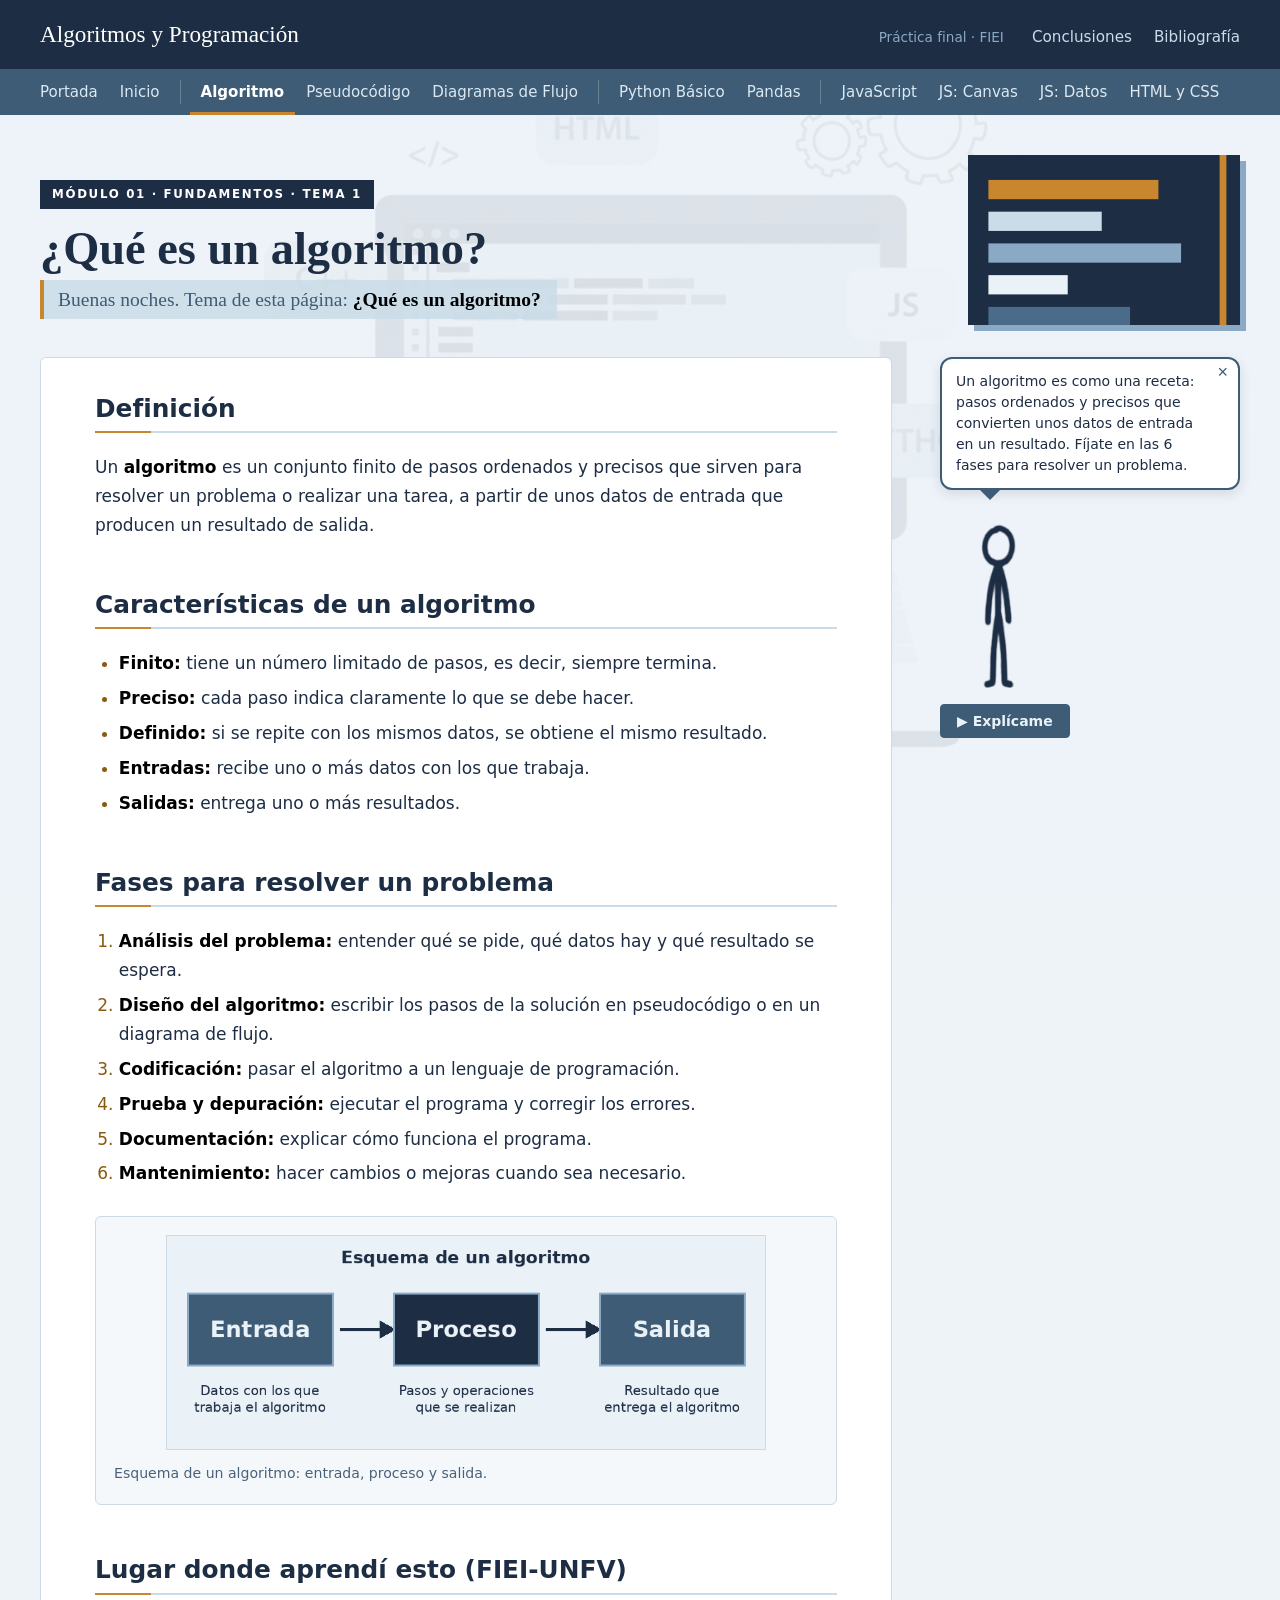
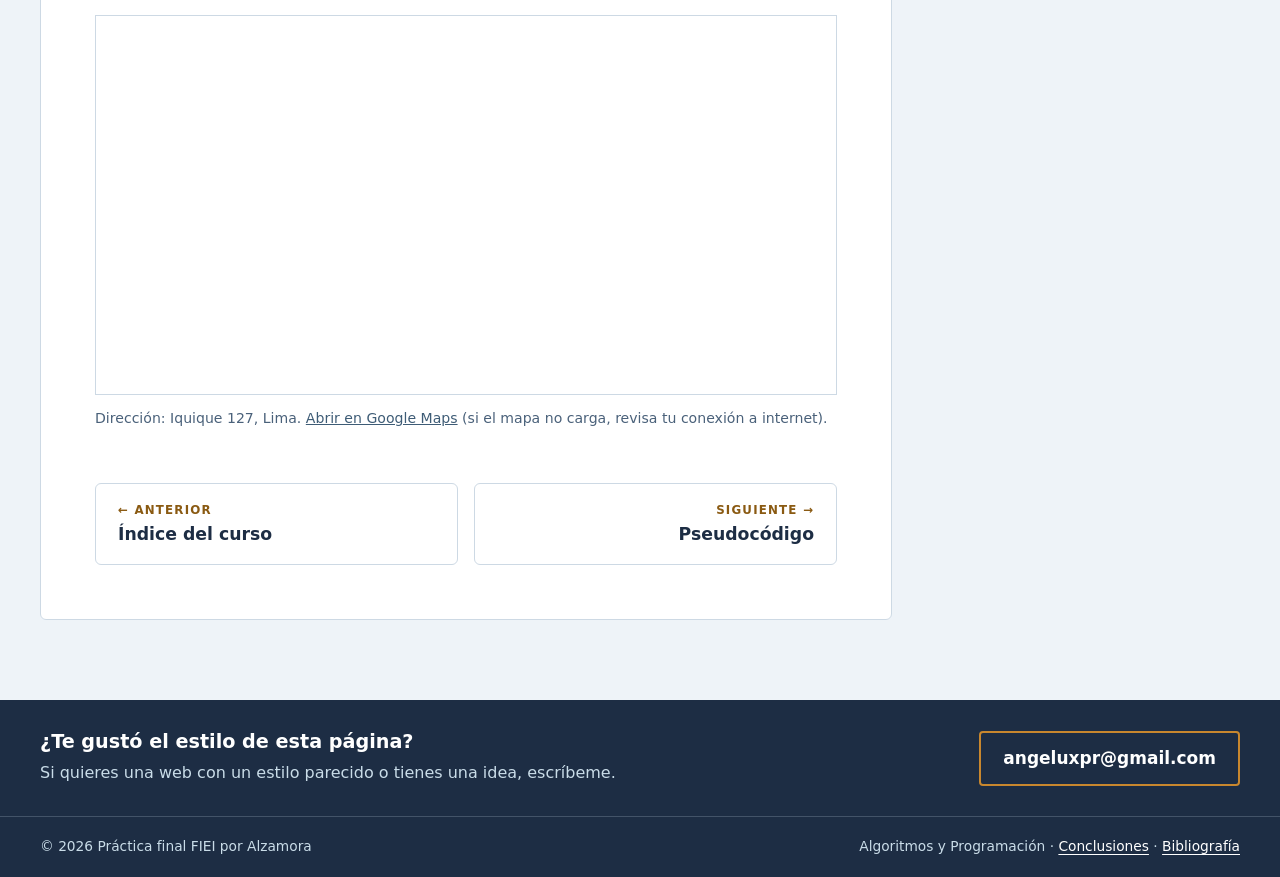
<file: paginas/fundamentos/algoritmo.html>
<!DOCTYPE html>
<html lang="es">
<head>
<meta charset="UTF-8">
<meta name="viewport" content="width=device-width, initial-scale=1">
<title>¿Qué es un algoritmo? · Algoritmos y Programación</title>
<meta name="description" content="Qué es un algoritmo, sus características y las fases para resolver un problema.">
<link rel="icon" type="image/svg+xml" href="../../assets/img/favicon.svg">
<link href="../../css/estilos.css" type="text/css" rel="stylesheet">
<link href="../../css/asistente.css" type="text/css" rel="stylesheet">
</head>
<body data-asistente="Un algoritmo es como una receta: pasos ordenados y precisos que convierten unos datos de entrada en un resultado. Fíjate en las 6 fases para resolver un problema.">
<header id="cabecera">
  <div class="in">
    <a class="marca" href="../../index.html">Algoritmos y Programación</a>
    <div class="cab-der">
      <span class="curso">Práctica final · FIEI</span>
      <nav class="mas" aria-label="Más páginas">
        <a href="../conclusiones.html">Conclusiones</a>
        <a href="../bibliografia.html">Bibliografía</a>
      </nav>
    </div>
  </div>
</header>
<nav id="menu" aria-label="Menú del curso">
  <div class="in">
    <a href="../../index.html">Portada</a>
    <a href="../inicio.html">Inicio</a>
    <span class="sep" aria-hidden="true"></span>
    <a href="../fundamentos/algoritmo.html" aria-current="page">Algoritmo</a>
    <a href="../fundamentos/pseudocodigo.html">Pseudocódigo</a>
    <a href="../fundamentos/diagramas.html">Diagramas de Flujo</a>
    <span class="sep" aria-hidden="true"></span>
    <a href="../python/python_basico.html">Python Básico</a>
    <a href="../python/python_pandas.html">Pandas</a>
    <span class="sep" aria-hidden="true"></span>
    <a href="../web/javascript.html">JavaScript</a>
    <a href="../web/js_canvas.html">JS: Canvas</a>
    <a href="../web/js_datos.html">JS: Datos</a>
    <a href="../web/html_css.html">HTML y CSS</a>
  </div>
</nav>
<section class="encabezado" aria-labelledby="titulo-pagina">
  <div class="in">
    <div>
    <p class="capitulo">Módulo 01 · Fundamentos · Tema 1</p>
    <h1 id="titulo-pagina">¿Qué es un algoritmo?</h1>
    <p id="saludo-texto" class="saludo-barra"></p>
    </div>
    <img class="ilustracion" src="../../assets/img/ilustraciones/algoritmo.svg" alt="" width="272" height="170">
  </div>
</section>
<div id="cuerpo">
<main id="contenido">
<h2>Definición</h2>
<hr>
<p>Un <strong>algoritmo</strong> es un conjunto finito de pasos ordenados y precisos que sirven para resolver un problema o realizar una tarea, a partir de unos datos de entrada que producen un resultado de salida.</p>

<h2>Características de un algoritmo</h2>
<hr>
<ul>
  <li><strong>Finito:</strong> tiene un número limitado de pasos, es decir, siempre termina.</li>
  <li><strong>Preciso:</strong> cada paso indica claramente lo que se debe hacer.</li>
  <li><strong>Definido:</strong> si se repite con los mismos datos, se obtiene el mismo resultado.</li>
  <li><strong>Entradas:</strong> recibe uno o más datos con los que trabaja.</li>
  <li><strong>Salidas:</strong> entrega uno o más resultados.</li>
</ul>

<h2>Fases para resolver un problema</h2>
<hr>
<ol>
  <li><strong>Análisis del problema:</strong> entender qué se pide, qué datos hay y qué resultado se espera.</li>
  <li><strong>Diseño del algoritmo:</strong> escribir los pasos de la solución en pseudocódigo o en un diagrama de flujo.</li>
  <li><strong>Codificación:</strong> pasar el algoritmo a un lenguaje de programación.</li>
  <li><strong>Prueba y depuración:</strong> ejecutar el programa y corregir los errores.</li>
  <li><strong>Documentación:</strong> explicar cómo funciona el programa.</li>
  <li><strong>Mantenimiento:</strong> hacer cambios o mejoras cuando sea necesario.</li>
</ol>

<figure>
  <img src="../../assets/img/fundamentos/algoritmoesquema.png" alt="Esquema de un algoritmo" width="600" height="375">
  <figcaption class="pie-imagen">Esquema de un algoritmo: entrada, proceso y salida.</figcaption>
</figure>

<h2>Lugar donde aprendí esto (FIEI-UNFV)</h2>
<hr>
<iframe title="Mapa de Google: Iquique 127, Lima" loading="lazy" src="https://maps.google.com/maps?q=Iquique+127+Lima&amp;output=embed"></iframe>
<p class="pie-imagen">Dirección: Iquique 127, Lima. <a href="https://maps.google.com/maps?q=Iquique+127+Lima" target="_blank" rel="noopener">Abrir en Google Maps</a> (si el mapa no carga, revisa tu conexión a internet).</p>

<nav class="paginado" aria-label="Anterior y siguiente">
  <a class="ant" href="../inicio.html"><small>&larr; Anterior</small><span>Índice del curso</span></a>
  <a class="sig" href="../fundamentos/pseudocodigo.html"><small>Siguiente &rarr;</small><span>Pseudocódigo</span></a>
</nav>
</main>
<aside id="riel"></aside>
</div>
<footer id="pie">
  <div class="contacto">
    <div class="in">
      <div>
        <h2>¿Te gustó el estilo de esta página?</h2>
        <p>Si quieres una web con un estilo parecido o tienes una idea, escríbeme.</p>
      </div>
      <a class="correo" href="mailto:angeluxpr@gmail.com?subject=Me%20gust%C3%B3%20el%20estilo%20de%20tu%20p%C3%A1gina">angeluxpr@gmail.com</a>
    </div>
  </div>
  <div class="in">
    <p>&copy; <span id="anio"></span> Práctica final FIEI por Alzamora</p>
    <p>Algoritmos y Programación &middot; <a href="../conclusiones.html">Conclusiones</a> &middot; <a href="../bibliografia.html">Bibliografía</a></p>
  </div>
</footer>
<script src="../../js/java.js"></script>
<script src="../../js/asistente.js"></script>
</body>
</html>
</file>
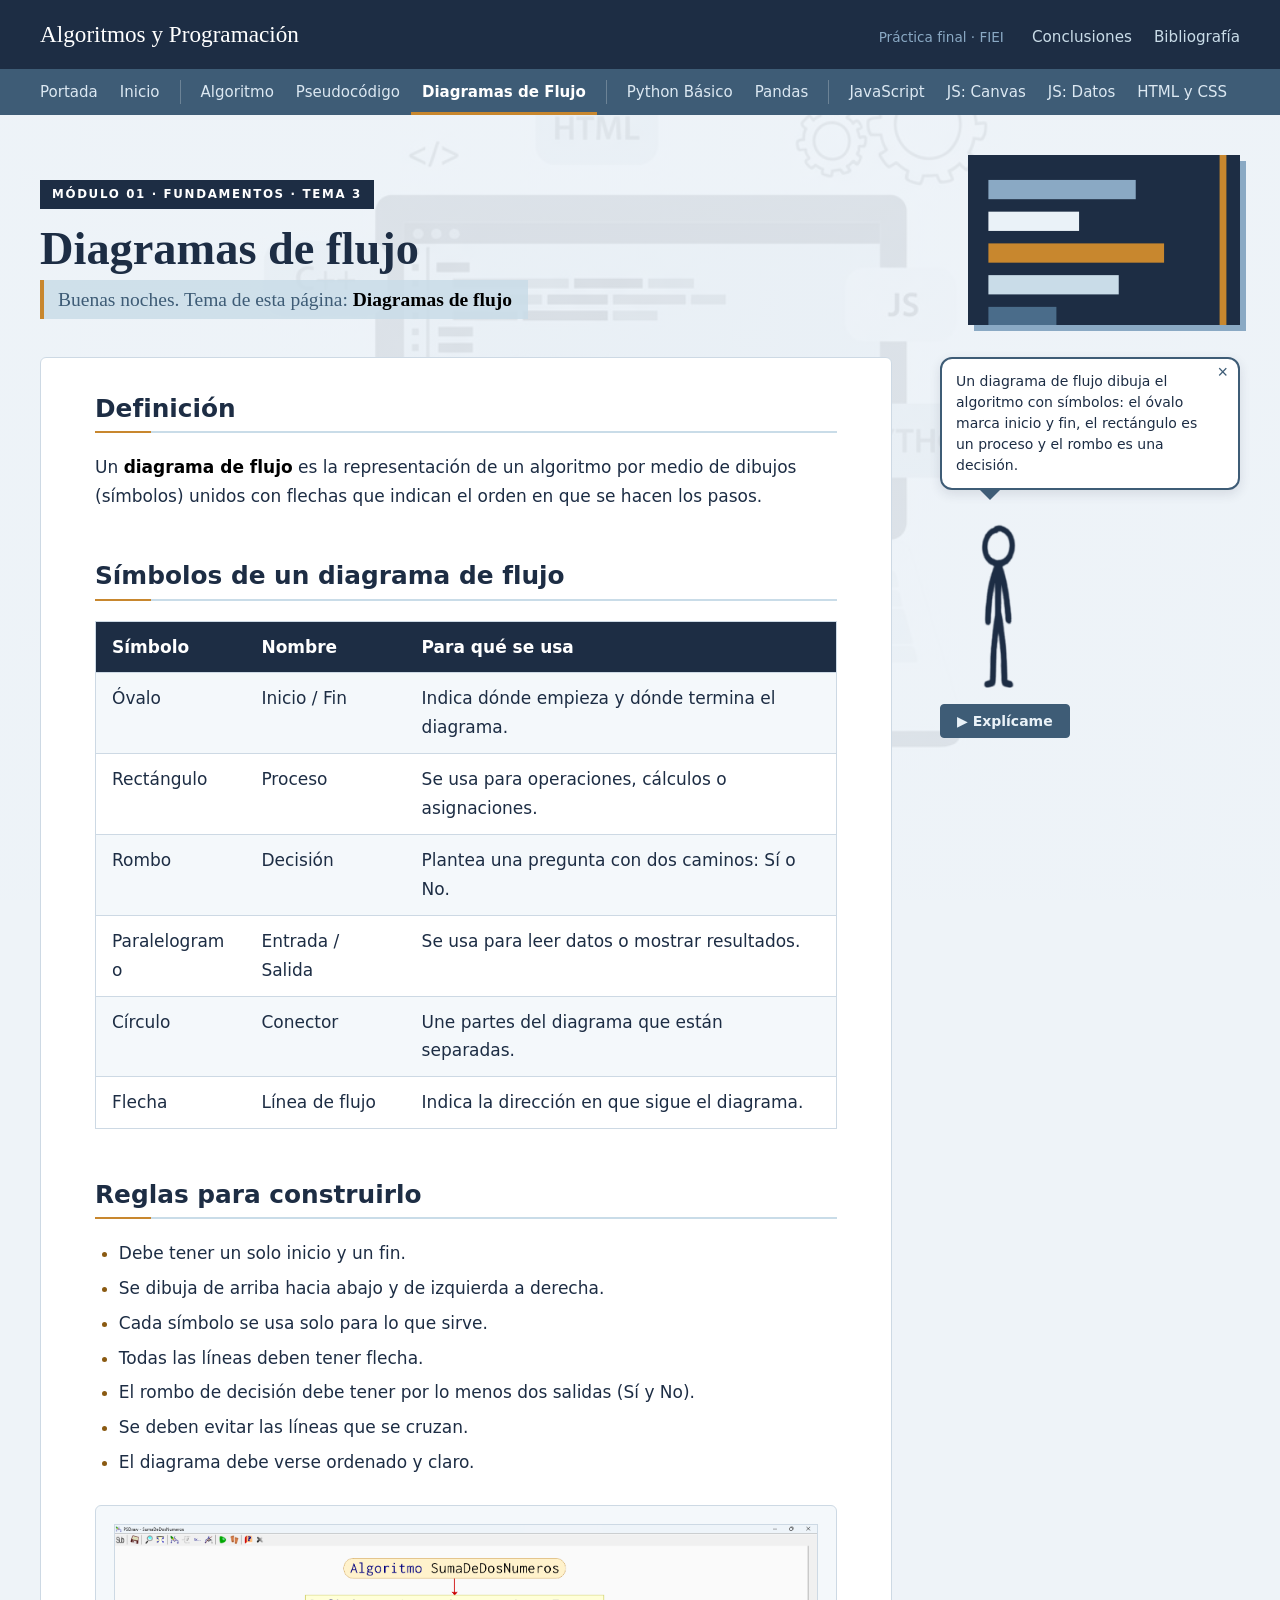
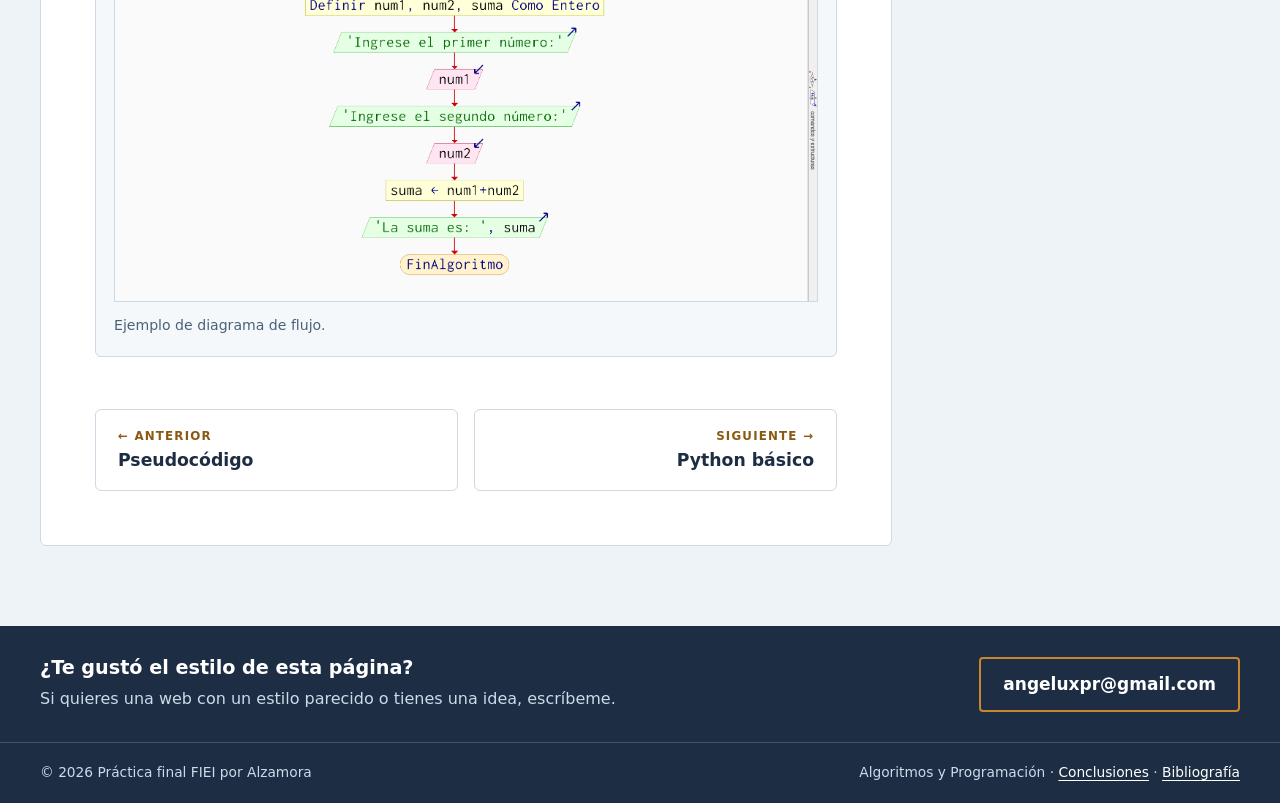
<file: paginas/fundamentos/diagramas.html>
<!DOCTYPE html>
<html lang="es">
<head>
<meta charset="UTF-8">
<meta name="viewport" content="width=device-width, initial-scale=1">
<title>Diagramas de flujo · Algoritmos y Programación</title>
<meta name="description" content="Los símbolos y las reglas para dibujar un algoritmo.">
<link rel="icon" type="image/svg+xml" href="../../assets/img/favicon.svg">
<link href="../../css/estilos.css" type="text/css" rel="stylesheet">
<link href="../../css/asistente.css" type="text/css" rel="stylesheet">
</head>
<body data-asistente="Un diagrama de flujo dibuja el algoritmo con símbolos: el óvalo marca inicio y fin, el rectángulo es un proceso y el rombo es una decisión.">
<header id="cabecera">
  <div class="in">
    <a class="marca" href="../../index.html">Algoritmos y Programación</a>
    <div class="cab-der">
      <span class="curso">Práctica final · FIEI</span>
      <nav class="mas" aria-label="Más páginas">
        <a href="../conclusiones.html">Conclusiones</a>
        <a href="../bibliografia.html">Bibliografía</a>
      </nav>
    </div>
  </div>
</header>
<nav id="menu" aria-label="Menú del curso">
  <div class="in">
    <a href="../../index.html">Portada</a>
    <a href="../inicio.html">Inicio</a>
    <span class="sep" aria-hidden="true"></span>
    <a href="../fundamentos/algoritmo.html">Algoritmo</a>
    <a href="../fundamentos/pseudocodigo.html">Pseudocódigo</a>
    <a href="../fundamentos/diagramas.html" aria-current="page">Diagramas de Flujo</a>
    <span class="sep" aria-hidden="true"></span>
    <a href="../python/python_basico.html">Python Básico</a>
    <a href="../python/python_pandas.html">Pandas</a>
    <span class="sep" aria-hidden="true"></span>
    <a href="../web/javascript.html">JavaScript</a>
    <a href="../web/js_canvas.html">JS: Canvas</a>
    <a href="../web/js_datos.html">JS: Datos</a>
    <a href="../web/html_css.html">HTML y CSS</a>
  </div>
</nav>
<section class="encabezado" aria-labelledby="titulo-pagina">
  <div class="in">
    <div>
    <p class="capitulo">Módulo 01 · Fundamentos · Tema 3</p>
    <h1 id="titulo-pagina">Diagramas de flujo</h1>
    <p id="saludo-texto" class="saludo-barra"></p>
    </div>
    <img class="ilustracion" src="../../assets/img/ilustraciones/diagramas.svg" alt="" width="272" height="170">
  </div>
</section>
<div id="cuerpo">
<main id="contenido">
<h2>Definición</h2>
<hr>
<p>Un <strong>diagrama de flujo</strong> es la representación de un algoritmo por medio de dibujos (símbolos) unidos con flechas que indican el orden en que se hacen los pasos.</p>

<h2>Símbolos de un diagrama de flujo</h2>
<hr>
<table>
  <tr>
    <th>Símbolo</th>
    <th>Nombre</th>
    <th>Para qué se usa</th>
  </tr>
  <tr>
    <td>Óvalo</td>
    <td>Inicio / Fin</td>
    <td>Indica dónde empieza y dónde termina el diagrama.</td>
  </tr>
  <tr>
    <td>Rectángulo</td>
    <td>Proceso</td>
    <td>Se usa para operaciones, cálculos o asignaciones.</td>
  </tr>
  <tr>
    <td>Rombo</td>
    <td>Decisión</td>
    <td>Plantea una pregunta con dos caminos: Sí o No.</td>
  </tr>
  <tr>
    <td>Paralelogramo</td>
    <td>Entrada / Salida</td>
    <td>Se usa para leer datos o mostrar resultados.</td>
  </tr>
  <tr>
    <td>Círculo</td>
    <td>Conector</td>
    <td>Une partes del diagrama que están separadas.</td>
  </tr>
  <tr>
    <td>Flecha</td>
    <td>Línea de flujo</td>
    <td>Indica la dirección en que sigue el diagrama.</td>
  </tr>
</table>

<h2>Reglas para construirlo</h2>
<hr>
<ul>
  <li>Debe tener un solo inicio y un fin.</li>
  <li>Se dibuja de arriba hacia abajo y de izquierda a derecha.</li>
  <li>Cada símbolo se usa solo para lo que sirve.</li>
  <li>Todas las líneas deben tener flecha.</li>
  <li>El rombo de decisión debe tener por lo menos dos salidas (Sí y No).</li>
  <li>Se deben evitar las líneas que se cruzan.</li>
  <li>El diagrama debe verse ordenado y claro.</li>
</ul>

<figure>
  <img src="../../assets/img/fundamentos/flujograma.png" alt="Ejemplo de diagrama de flujo" width="800" height="450">
  <figcaption class="pie-imagen">Ejemplo de diagrama de flujo.</figcaption>
</figure>

<nav class="paginado" aria-label="Anterior y siguiente">
  <a class="ant" href="../fundamentos/pseudocodigo.html"><small>&larr; Anterior</small><span>Pseudocódigo</span></a>
  <a class="sig" href="../python/python_basico.html"><small>Siguiente &rarr;</small><span>Python básico</span></a>
</nav>
</main>
<aside id="riel"></aside>
</div>
<footer id="pie">
  <div class="contacto">
    <div class="in">
      <div>
        <h2>¿Te gustó el estilo de esta página?</h2>
        <p>Si quieres una web con un estilo parecido o tienes una idea, escríbeme.</p>
      </div>
      <a class="correo" href="mailto:angeluxpr@gmail.com?subject=Me%20gust%C3%B3%20el%20estilo%20de%20tu%20p%C3%A1gina">angeluxpr@gmail.com</a>
    </div>
  </div>
  <div class="in">
    <p>&copy; <span id="anio"></span> Práctica final FIEI por Alzamora</p>
    <p>Algoritmos y Programación &middot; <a href="../conclusiones.html">Conclusiones</a> &middot; <a href="../bibliografia.html">Bibliografía</a></p>
  </div>
</footer>
<script src="../../js/java.js"></script>
<script src="../../js/asistente.js"></script>
</body>
</html>
</file>
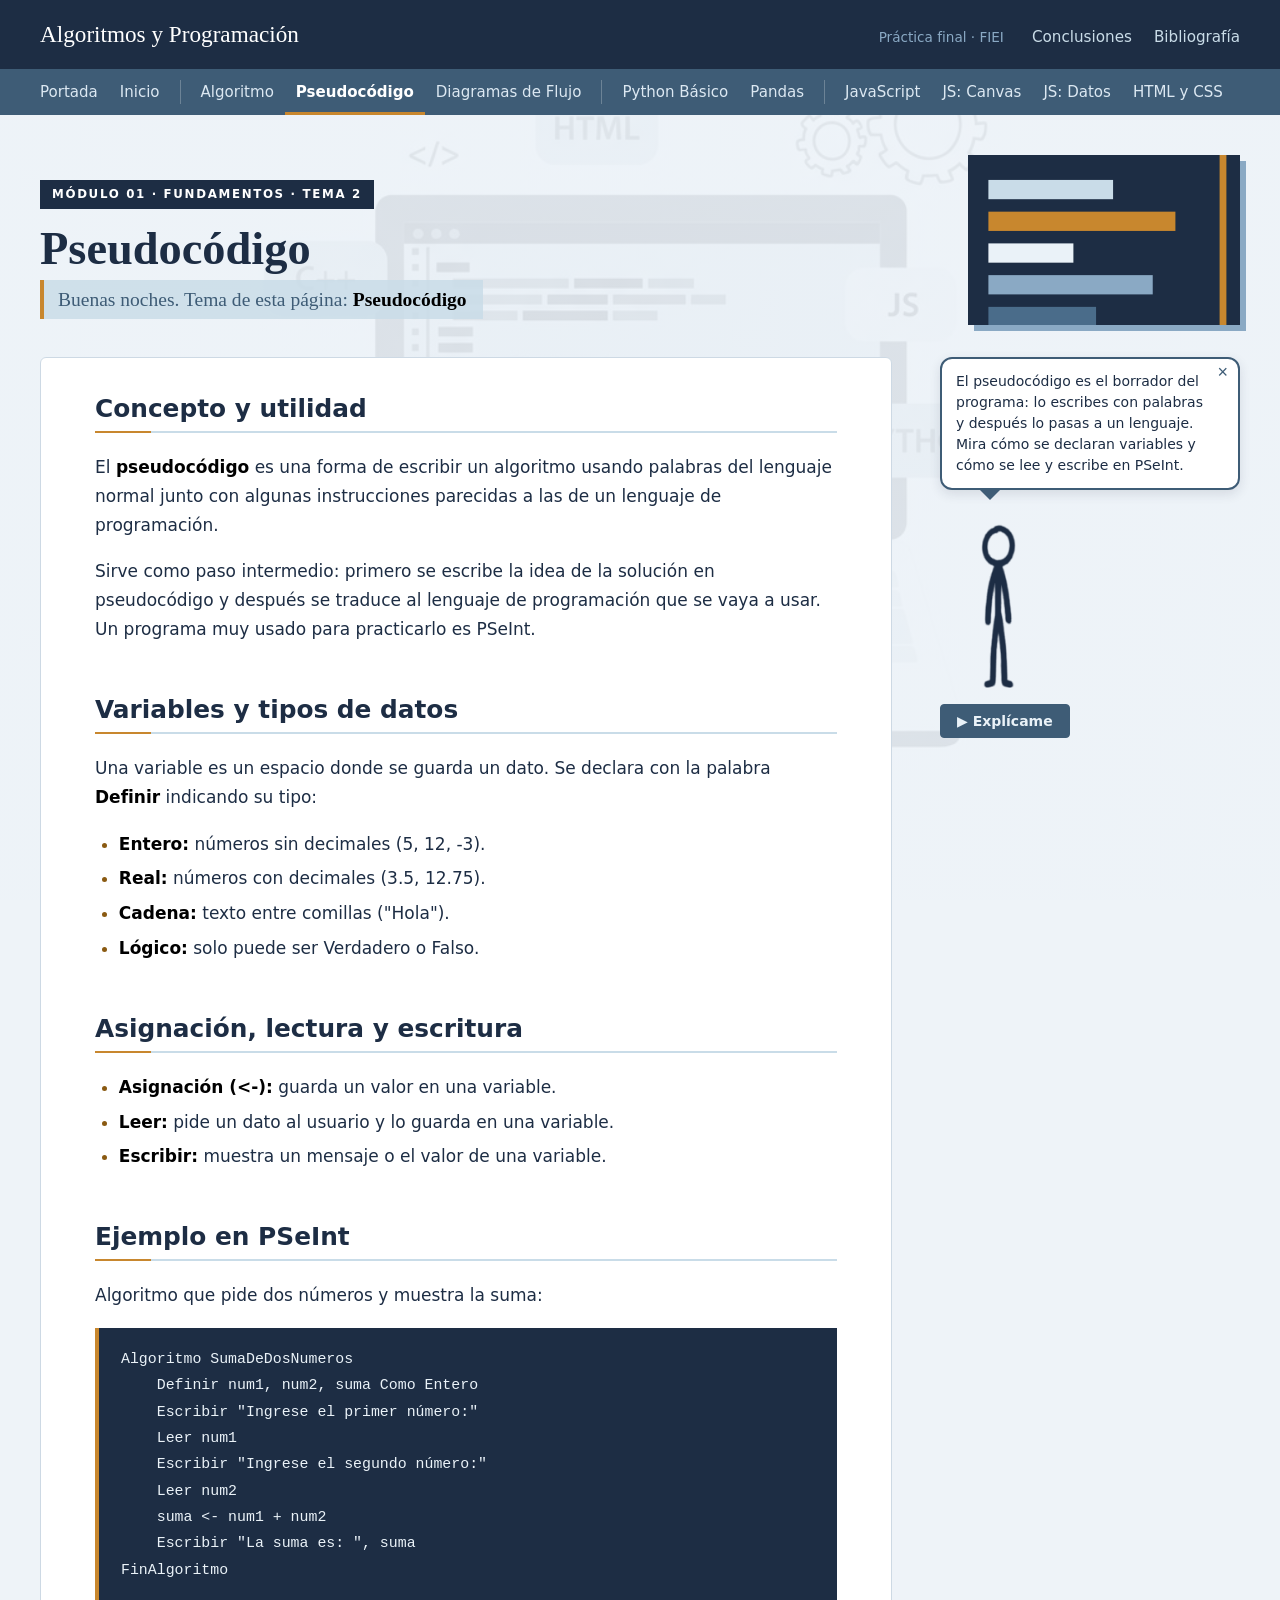
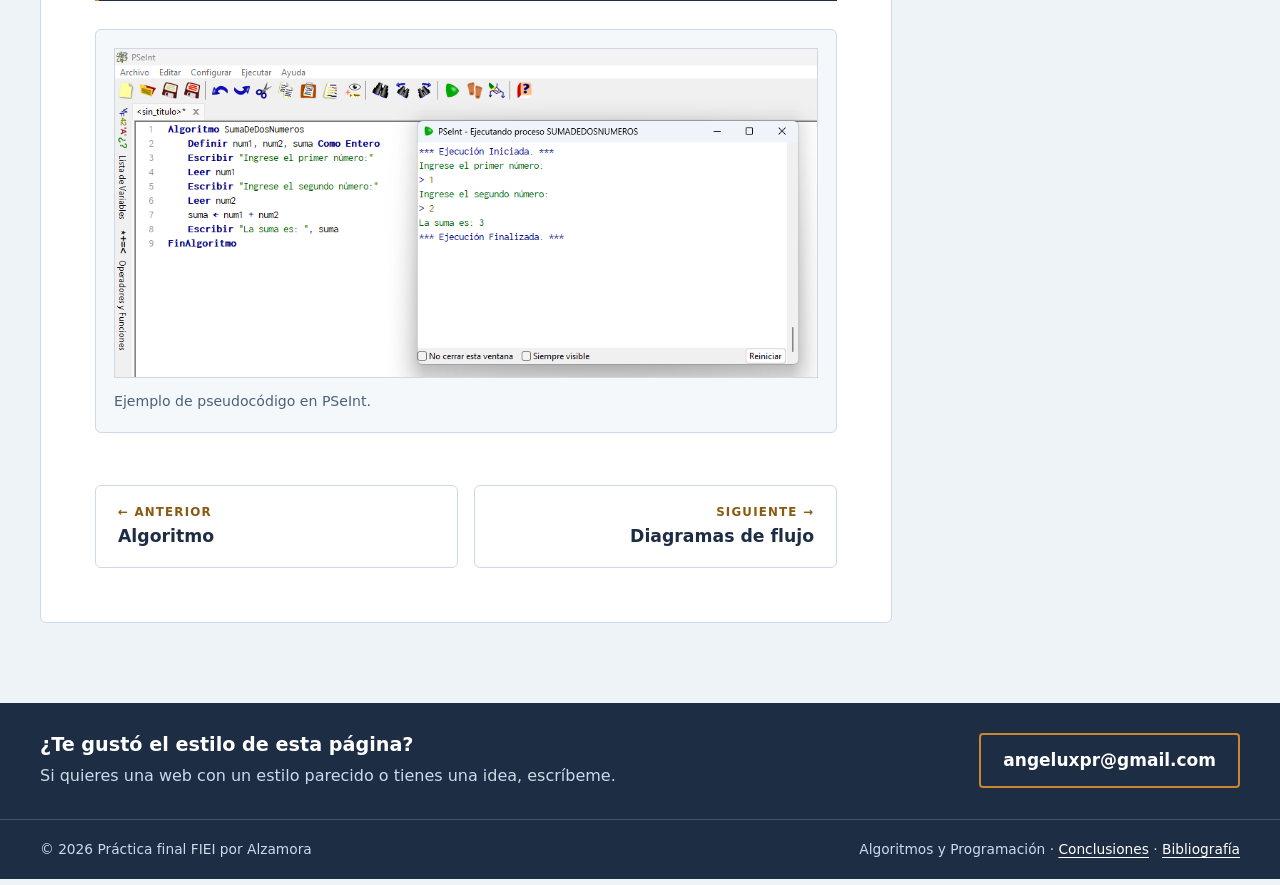
<file: paginas/fundamentos/pseudocodigo.html>
<!DOCTYPE html>
<html lang="es">
<head>
<meta charset="UTF-8">
<meta name="viewport" content="width=device-width, initial-scale=1">
<title>Pseudocódigo · Algoritmos y Programación</title>
<meta name="description" content="Escribir algoritmos con palabras y practicar en PSeInt.">
<link rel="icon" type="image/svg+xml" href="../../assets/img/favicon.svg">
<link href="../../css/estilos.css" type="text/css" rel="stylesheet">
<link href="../../css/asistente.css" type="text/css" rel="stylesheet">
</head>
<body data-asistente="El pseudocódigo es el borrador del programa: lo escribes con palabras y después lo pasas a un lenguaje. Mira cómo se declaran variables y cómo se lee y escribe en PSeInt.">
<header id="cabecera">
  <div class="in">
    <a class="marca" href="../../index.html">Algoritmos y Programación</a>
    <div class="cab-der">
      <span class="curso">Práctica final · FIEI</span>
      <nav class="mas" aria-label="Más páginas">
        <a href="../conclusiones.html">Conclusiones</a>
        <a href="../bibliografia.html">Bibliografía</a>
      </nav>
    </div>
  </div>
</header>
<nav id="menu" aria-label="Menú del curso">
  <div class="in">
    <a href="../../index.html">Portada</a>
    <a href="../inicio.html">Inicio</a>
    <span class="sep" aria-hidden="true"></span>
    <a href="../fundamentos/algoritmo.html">Algoritmo</a>
    <a href="../fundamentos/pseudocodigo.html" aria-current="page">Pseudocódigo</a>
    <a href="../fundamentos/diagramas.html">Diagramas de Flujo</a>
    <span class="sep" aria-hidden="true"></span>
    <a href="../python/python_basico.html">Python Básico</a>
    <a href="../python/python_pandas.html">Pandas</a>
    <span class="sep" aria-hidden="true"></span>
    <a href="../web/javascript.html">JavaScript</a>
    <a href="../web/js_canvas.html">JS: Canvas</a>
    <a href="../web/js_datos.html">JS: Datos</a>
    <a href="../web/html_css.html">HTML y CSS</a>
  </div>
</nav>
<section class="encabezado" aria-labelledby="titulo-pagina">
  <div class="in">
    <div>
    <p class="capitulo">Módulo 01 · Fundamentos · Tema 2</p>
    <h1 id="titulo-pagina">Pseudocódigo</h1>
    <p id="saludo-texto" class="saludo-barra"></p>
    </div>
    <img class="ilustracion" src="../../assets/img/ilustraciones/pseudocodigo.svg" alt="" width="272" height="170">
  </div>
</section>
<div id="cuerpo">
<main id="contenido">
<h2>Concepto y utilidad</h2>
<hr>
<p>El <strong>pseudocódigo</strong> es una forma de escribir un algoritmo usando palabras del lenguaje normal junto con algunas instrucciones parecidas a las de un lenguaje de programación.</p>
<p>Sirve como paso intermedio: primero se escribe la idea de la solución en pseudocódigo y después se traduce al lenguaje de programación que se vaya a usar. Un programa muy usado para practicarlo es PSeInt.</p>

<h2>Variables y tipos de datos</h2>
<hr>
<p>Una variable es un espacio donde se guarda un dato. Se declara con la palabra <strong>Definir</strong> indicando su tipo:</p>
<ul>
  <li><strong>Entero:</strong> números sin decimales (5, 12, -3).</li>
  <li><strong>Real:</strong> números con decimales (3.5, 12.75).</li>
  <li><strong>Cadena:</strong> texto entre comillas ("Hola").</li>
  <li><strong>Lógico:</strong> solo puede ser Verdadero o Falso.</li>
</ul>

<h2>Asignación, lectura y escritura</h2>
<hr>
<ul>
  <li><strong>Asignación (&lt;-):</strong> guarda un valor en una variable.</li>
  <li><strong>Leer:</strong> pide un dato al usuario y lo guarda en una variable.</li>
  <li><strong>Escribir:</strong> muestra un mensaje o el valor de una variable.</li>
</ul>

<h2>Ejemplo en PSeInt</h2>
<hr>
<p>Algoritmo que pide dos números y muestra la suma:</p>
<pre><code>Algoritmo SumaDeDosNumeros
    Definir num1, num2, suma Como Entero
    Escribir "Ingrese el primer número:"
    Leer num1
    Escribir "Ingrese el segundo número:"
    Leer num2
    suma &lt;- num1 + num2
    Escribir "La suma es: ", suma
FinAlgoritmo</code></pre>

<figure>
  <img src="../../assets/img/fundamentos/pseudocodigo.png" alt="Ejemplo de pseudocódigo en PSeInt" width="800" height="450">
  <figcaption class="pie-imagen">Ejemplo de pseudocódigo en PSeInt.</figcaption>
</figure>

<nav class="paginado" aria-label="Anterior y siguiente">
  <a class="ant" href="../fundamentos/algoritmo.html"><small>&larr; Anterior</small><span>Algoritmo</span></a>
  <a class="sig" href="../fundamentos/diagramas.html"><small>Siguiente &rarr;</small><span>Diagramas de flujo</span></a>
</nav>
</main>
<aside id="riel"></aside>
</div>
<footer id="pie">
  <div class="contacto">
    <div class="in">
      <div>
        <h2>¿Te gustó el estilo de esta página?</h2>
        <p>Si quieres una web con un estilo parecido o tienes una idea, escríbeme.</p>
      </div>
      <a class="correo" href="mailto:angeluxpr@gmail.com?subject=Me%20gust%C3%B3%20el%20estilo%20de%20tu%20p%C3%A1gina">angeluxpr@gmail.com</a>
    </div>
  </div>
  <div class="in">
    <p>&copy; <span id="anio"></span> Práctica final FIEI por Alzamora</p>
    <p>Algoritmos y Programación &middot; <a href="../conclusiones.html">Conclusiones</a> &middot; <a href="../bibliografia.html">Bibliografía</a></p>
  </div>
</footer>
<script src="../../js/java.js"></script>
<script src="../../js/asistente.js"></script>
</body>
</html>
</file>
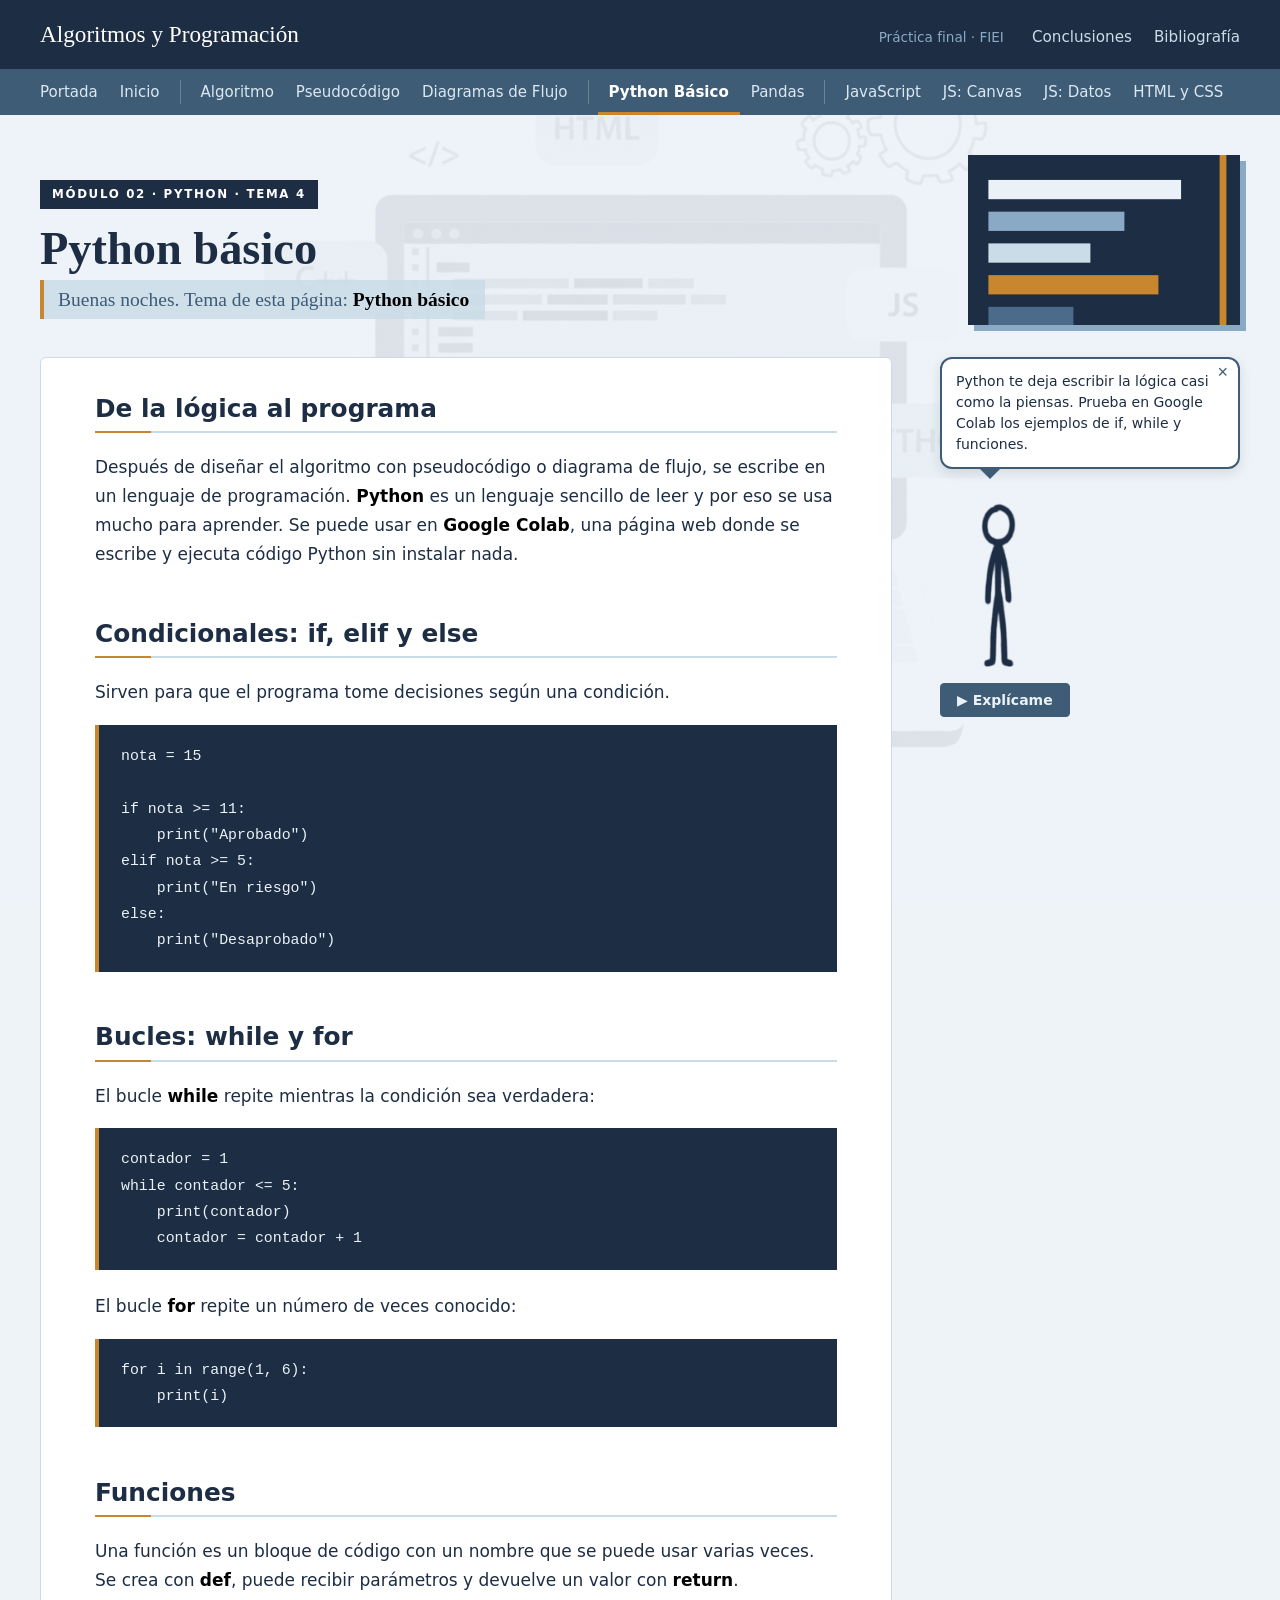
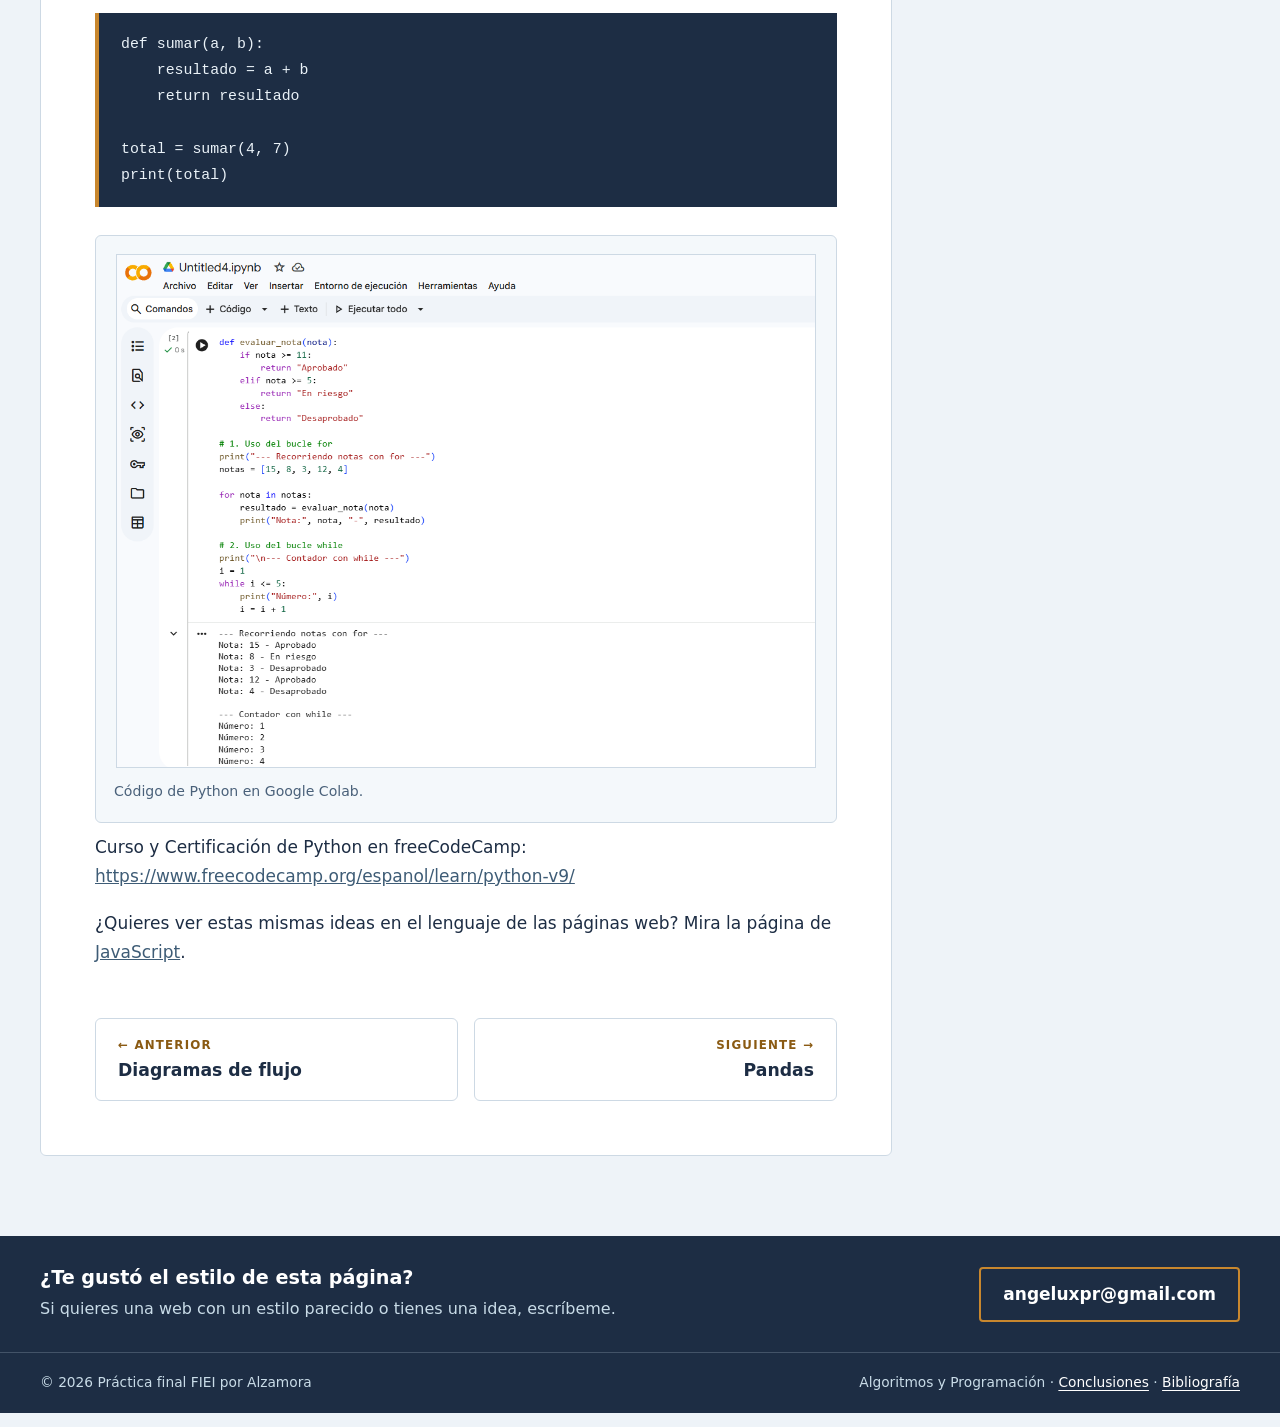
<file: paginas/python/python_basico.html>
<!DOCTYPE html>
<html lang="es">
<head>
<meta charset="UTF-8">
<meta name="viewport" content="width=device-width, initial-scale=1">
<title>Python básico · Algoritmos y Programación</title>
<meta name="description" content="Condicionales, bucles y funciones en Google Colab.">
<link rel="icon" type="image/svg+xml" href="../../assets/img/favicon.svg">
<link href="../../css/estilos.css" type="text/css" rel="stylesheet">
<link href="../../css/asistente.css" type="text/css" rel="stylesheet">
</head>
<body data-asistente="Python te deja escribir la lógica casi como la piensas. Prueba en Google Colab los ejemplos de if, while y funciones.">
<header id="cabecera">
  <div class="in">
    <a class="marca" href="../../index.html">Algoritmos y Programación</a>
    <div class="cab-der">
      <span class="curso">Práctica final · FIEI</span>
      <nav class="mas" aria-label="Más páginas">
        <a href="../conclusiones.html">Conclusiones</a>
        <a href="../bibliografia.html">Bibliografía</a>
      </nav>
    </div>
  </div>
</header>
<nav id="menu" aria-label="Menú del curso">
  <div class="in">
    <a href="../../index.html">Portada</a>
    <a href="../inicio.html">Inicio</a>
    <span class="sep" aria-hidden="true"></span>
    <a href="../fundamentos/algoritmo.html">Algoritmo</a>
    <a href="../fundamentos/pseudocodigo.html">Pseudocódigo</a>
    <a href="../fundamentos/diagramas.html">Diagramas de Flujo</a>
    <span class="sep" aria-hidden="true"></span>
    <a href="../python/python_basico.html" aria-current="page">Python Básico</a>
    <a href="../python/python_pandas.html">Pandas</a>
    <span class="sep" aria-hidden="true"></span>
    <a href="../web/javascript.html">JavaScript</a>
    <a href="../web/js_canvas.html">JS: Canvas</a>
    <a href="../web/js_datos.html">JS: Datos</a>
    <a href="../web/html_css.html">HTML y CSS</a>
  </div>
</nav>
<section class="encabezado" aria-labelledby="titulo-pagina">
  <div class="in">
    <div>
    <p class="capitulo">Módulo 02 · Python · Tema 4</p>
    <h1 id="titulo-pagina">Python básico</h1>
    <p id="saludo-texto" class="saludo-barra"></p>
    </div>
    <img class="ilustracion" src="../../assets/img/ilustraciones/python_basico.svg" alt="" width="272" height="170">
  </div>
</section>
<div id="cuerpo">
<main id="contenido">
<h2>De la lógica al programa</h2>
<hr>
<p>Después de diseñar el algoritmo con pseudocódigo o diagrama de flujo, se escribe en un lenguaje de programación. <strong>Python</strong> es un lenguaje sencillo de leer y por eso se usa mucho para aprender. Se puede usar en <strong>Google Colab</strong>, una página web donde se escribe y ejecuta código Python sin instalar nada.</p>

<h2>Condicionales: if, elif y else</h2>
<hr>
<p>Sirven para que el programa tome decisiones según una condición.</p>
<pre><code>nota = 15

if nota &gt;= 11:
    print("Aprobado")
elif nota &gt;= 5:
    print("En riesgo")
else:
    print("Desaprobado")</code></pre>

<h2>Bucles: while y for</h2>
<hr>
<p>El bucle <strong>while</strong> repite mientras la condición sea verdadera:</p>
<pre><code>contador = 1
while contador &lt;= 5:
    print(contador)
    contador = contador + 1</code></pre>
<p>El bucle <strong>for</strong> repite un número de veces conocido:</p>
<pre><code>for i in range(1, 6):
    print(i)</code></pre>

<h2>Funciones</h2>
<hr>
<p>Una función es un bloque de código con un nombre que se puede usar varias veces. Se crea con <strong>def</strong>, puede recibir parámetros y devuelve un valor con <strong>return</strong>.</p>
<pre><code>def sumar(a, b):
    resultado = a + b
    return resultado

total = sumar(4, 7)
print(total)</code></pre>

<figure>
  <img src="../../assets/img/python/python.png" alt="Código de Python en Google Colab" width="700" height="580">
  <figcaption class="pie-imagen">Código de Python en Google Colab.</figcaption>
</figure>

<p>Curso y Certificación de Python en freeCodeCamp: <a href="https://www.freecodecamp.org/espanol/learn/python-v9/">https://www.freecodecamp.org/espanol/learn/python-v9/</a></p>
<p>¿Quieres ver estas mismas ideas en el lenguaje de las páginas web? Mira la página de <a href="../web/javascript.html">JavaScript</a>.</p>

<nav class="paginado" aria-label="Anterior y siguiente">
  <a class="ant" href="../fundamentos/diagramas.html"><small>&larr; Anterior</small><span>Diagramas de flujo</span></a>
  <a class="sig" href="../python/python_pandas.html"><small>Siguiente &rarr;</small><span>Pandas</span></a>
</nav>
</main>
<aside id="riel"></aside>
</div>
<footer id="pie">
  <div class="contacto">
    <div class="in">
      <div>
        <h2>¿Te gustó el estilo de esta página?</h2>
        <p>Si quieres una web con un estilo parecido o tienes una idea, escríbeme.</p>
      </div>
      <a class="correo" href="mailto:angeluxpr@gmail.com?subject=Me%20gust%C3%B3%20el%20estilo%20de%20tu%20p%C3%A1gina">angeluxpr@gmail.com</a>
    </div>
  </div>
  <div class="in">
    <p>&copy; <span id="anio"></span> Práctica final FIEI por Alzamora</p>
    <p>Algoritmos y Programación &middot; <a href="../conclusiones.html">Conclusiones</a> &middot; <a href="../bibliografia.html">Bibliografía</a></p>
  </div>
</footer>
<script src="../../js/java.js"></script>
<script src="../../js/asistente.js"></script>
</body>
</html>
</file>
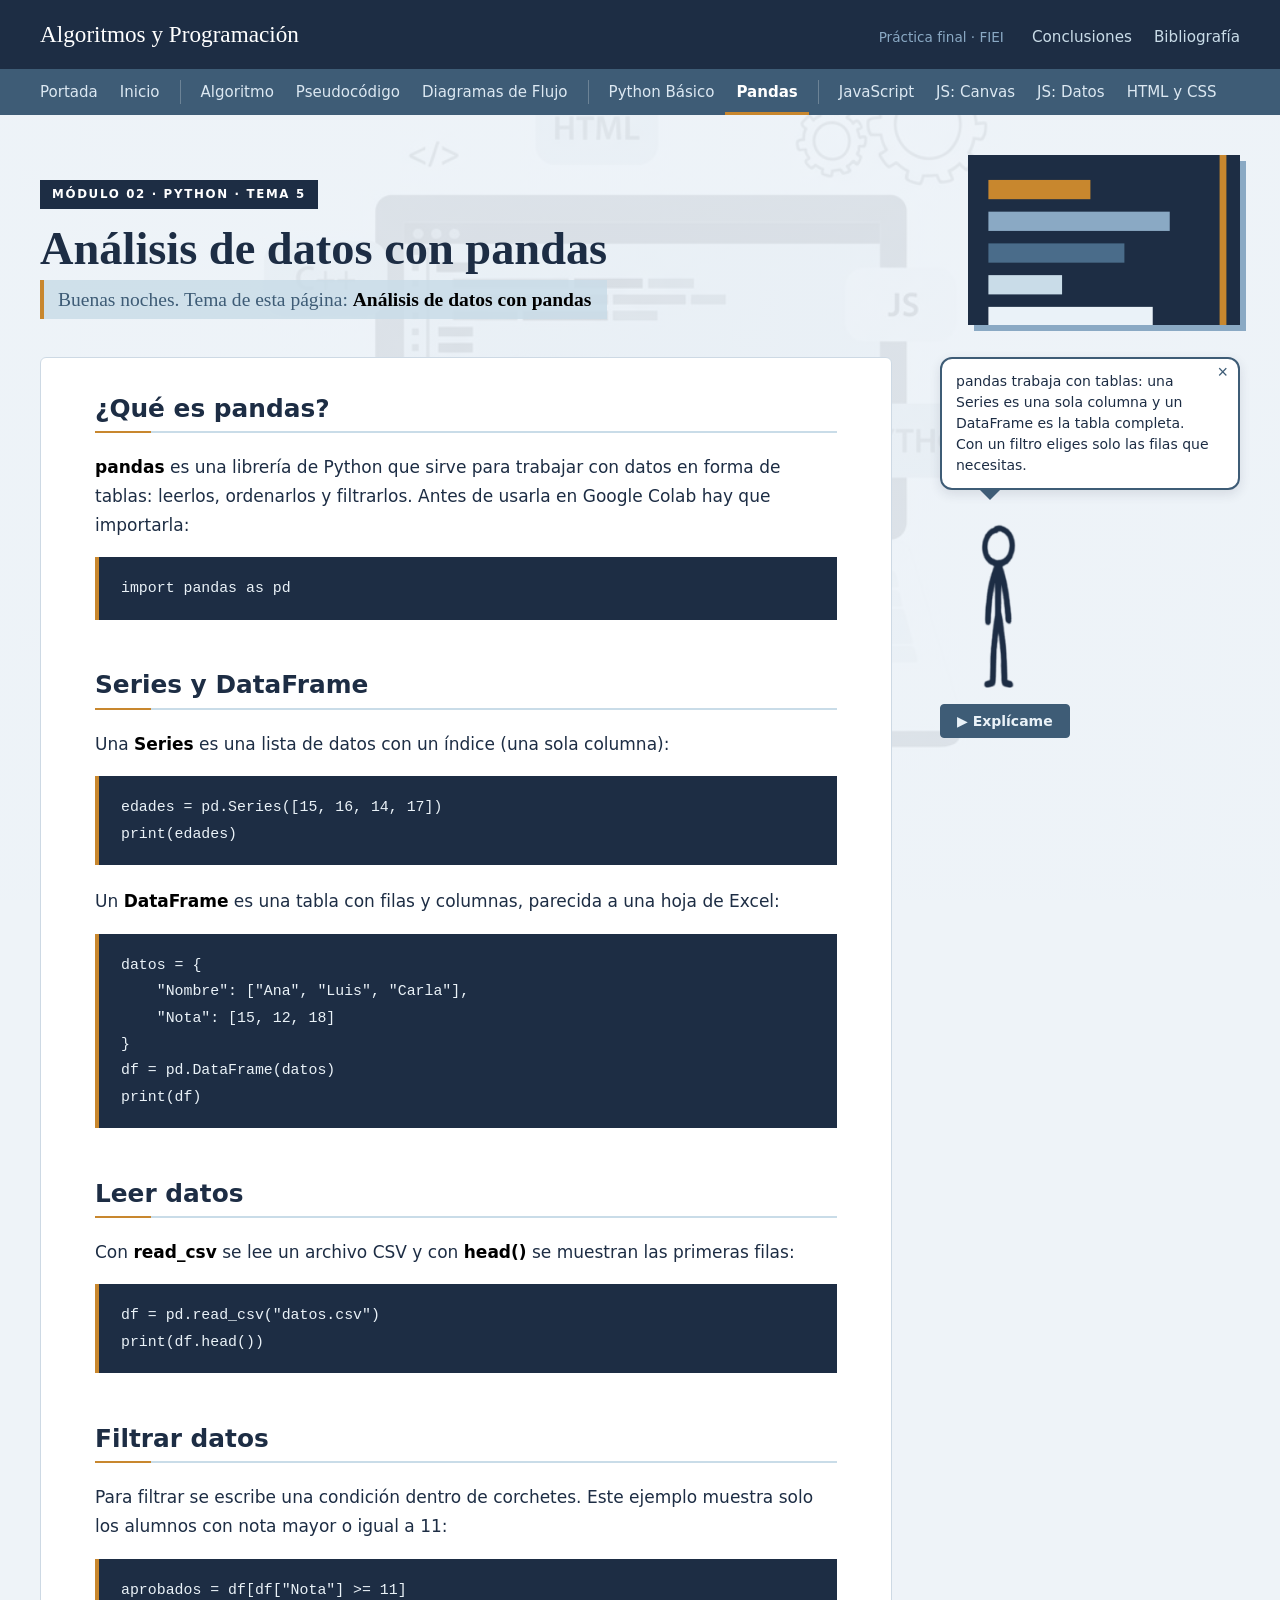
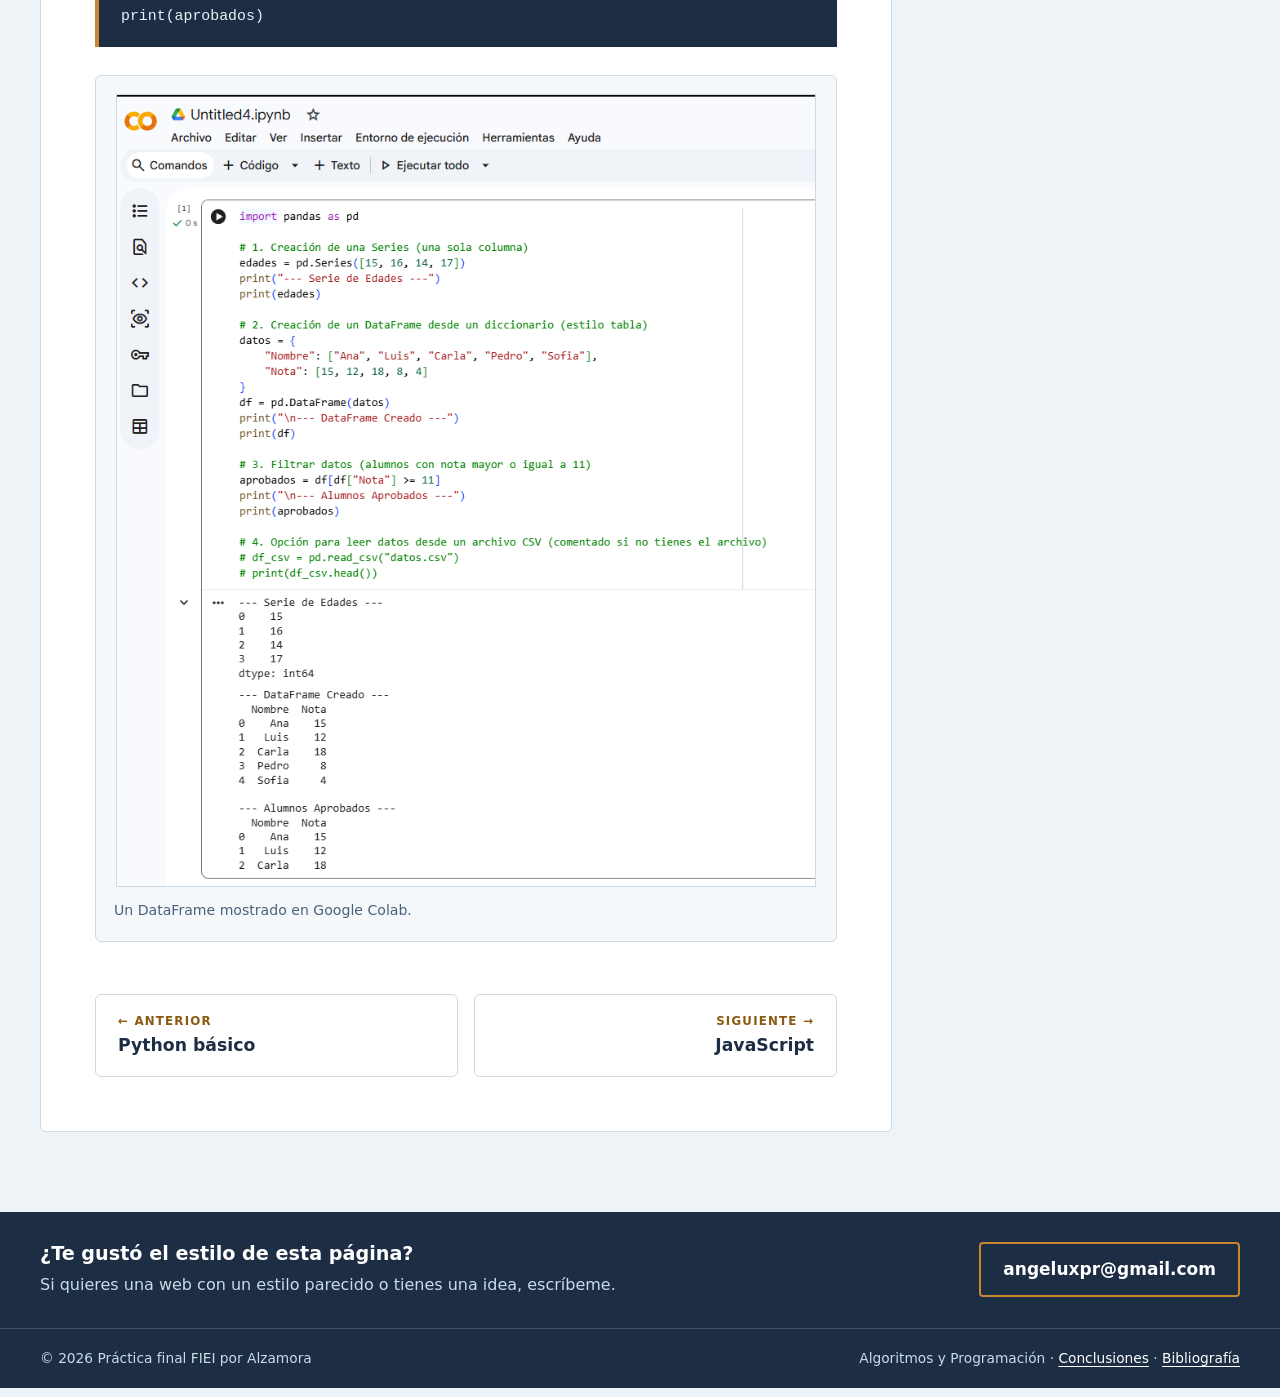
<file: paginas/python/python_pandas.html>
<!DOCTYPE html>
<html lang="es">
<head>
<meta charset="UTF-8">
<meta name="viewport" content="width=device-width, initial-scale=1">
<title>Pandas · Algoritmos y Programación</title>
<meta name="description" content="Series, DataFrames y cómo filtrar datos.">
<link rel="icon" type="image/svg+xml" href="../../assets/img/favicon.svg">
<link href="../../css/estilos.css" type="text/css" rel="stylesheet">
<link href="../../css/asistente.css" type="text/css" rel="stylesheet">
</head>
<body data-asistente="pandas trabaja con tablas: una Series es una sola columna y un DataFrame es la tabla completa. Con un filtro eliges solo las filas que necesitas.">
<header id="cabecera">
  <div class="in">
    <a class="marca" href="../../index.html">Algoritmos y Programación</a>
    <div class="cab-der">
      <span class="curso">Práctica final · FIEI</span>
      <nav class="mas" aria-label="Más páginas">
        <a href="../conclusiones.html">Conclusiones</a>
        <a href="../bibliografia.html">Bibliografía</a>
      </nav>
    </div>
  </div>
</header>
<nav id="menu" aria-label="Menú del curso">
  <div class="in">
    <a href="../../index.html">Portada</a>
    <a href="../inicio.html">Inicio</a>
    <span class="sep" aria-hidden="true"></span>
    <a href="../fundamentos/algoritmo.html">Algoritmo</a>
    <a href="../fundamentos/pseudocodigo.html">Pseudocódigo</a>
    <a href="../fundamentos/diagramas.html">Diagramas de Flujo</a>
    <span class="sep" aria-hidden="true"></span>
    <a href="../python/python_basico.html">Python Básico</a>
    <a href="../python/python_pandas.html" aria-current="page">Pandas</a>
    <span class="sep" aria-hidden="true"></span>
    <a href="../web/javascript.html">JavaScript</a>
    <a href="../web/js_canvas.html">JS: Canvas</a>
    <a href="../web/js_datos.html">JS: Datos</a>
    <a href="../web/html_css.html">HTML y CSS</a>
  </div>
</nav>
<section class="encabezado" aria-labelledby="titulo-pagina">
  <div class="in">
    <div>
    <p class="capitulo">Módulo 02 · Python · Tema 5</p>
    <h1 id="titulo-pagina">Análisis de datos con pandas</h1>
    <p id="saludo-texto" class="saludo-barra"></p>
    </div>
    <img class="ilustracion" src="../../assets/img/ilustraciones/python_pandas.svg" alt="" width="272" height="170">
  </div>
</section>
<div id="cuerpo">
<main id="contenido">
<h2>¿Qué es pandas?</h2>
<hr>
<p><strong>pandas</strong> es una librería de Python que sirve para trabajar con datos en forma de tablas: leerlos, ordenarlos y filtrarlos. Antes de usarla en Google Colab hay que importarla:</p>
<pre><code>import pandas as pd</code></pre>

<h2>Series y DataFrame</h2>
<hr>
<p>Una <strong>Series</strong> es una lista de datos con un índice (una sola columna):</p>
<pre><code>edades = pd.Series([15, 16, 14, 17])
print(edades)</code></pre>
<p>Un <strong>DataFrame</strong> es una tabla con filas y columnas, parecida a una hoja de Excel:</p>
<pre><code>datos = {
    "Nombre": ["Ana", "Luis", "Carla"],
    "Nota": [15, 12, 18]
}
df = pd.DataFrame(datos)
print(df)</code></pre>

<h2>Leer datos</h2>
<hr>
<p>Con <strong>read_csv</strong> se lee un archivo CSV y con <strong>head()</strong> se muestran las primeras filas:</p>
<pre><code>df = pd.read_csv("datos.csv")
print(df.head())</code></pre>

<h2>Filtrar datos</h2>
<hr>
<p>Para filtrar se escribe una condición dentro de corchetes. Este ejemplo muestra solo los alumnos con nota mayor o igual a 11:</p>
<pre><code>aprobados = df[df["Nota"] &gt;= 11]
print(aprobados)</code></pre>

<figure>
  <img src="../../assets/img/python/pandas.png" alt="DataFrame en Google Colab" width="700" height="750">
  <figcaption class="pie-imagen">Un DataFrame mostrado en Google Colab.</figcaption>
</figure>

<nav class="paginado" aria-label="Anterior y siguiente">
  <a class="ant" href="../python/python_basico.html"><small>&larr; Anterior</small><span>Python básico</span></a>
  <a class="sig" href="../web/javascript.html"><small>Siguiente &rarr;</small><span>JavaScript</span></a>
</nav>
</main>
<aside id="riel"></aside>
</div>
<footer id="pie">
  <div class="contacto">
    <div class="in">
      <div>
        <h2>¿Te gustó el estilo de esta página?</h2>
        <p>Si quieres una web con un estilo parecido o tienes una idea, escríbeme.</p>
      </div>
      <a class="correo" href="mailto:angeluxpr@gmail.com?subject=Me%20gust%C3%B3%20el%20estilo%20de%20tu%20p%C3%A1gina">angeluxpr@gmail.com</a>
    </div>
  </div>
  <div class="in">
    <p>&copy; <span id="anio"></span> Práctica final FIEI por Alzamora</p>
    <p>Algoritmos y Programación &middot; <a href="../conclusiones.html">Conclusiones</a> &middot; <a href="../bibliografia.html">Bibliografía</a></p>
  </div>
</footer>
<script src="../../js/java.js"></script>
<script src="../../js/asistente.js"></script>
</body>
</html>
</file>
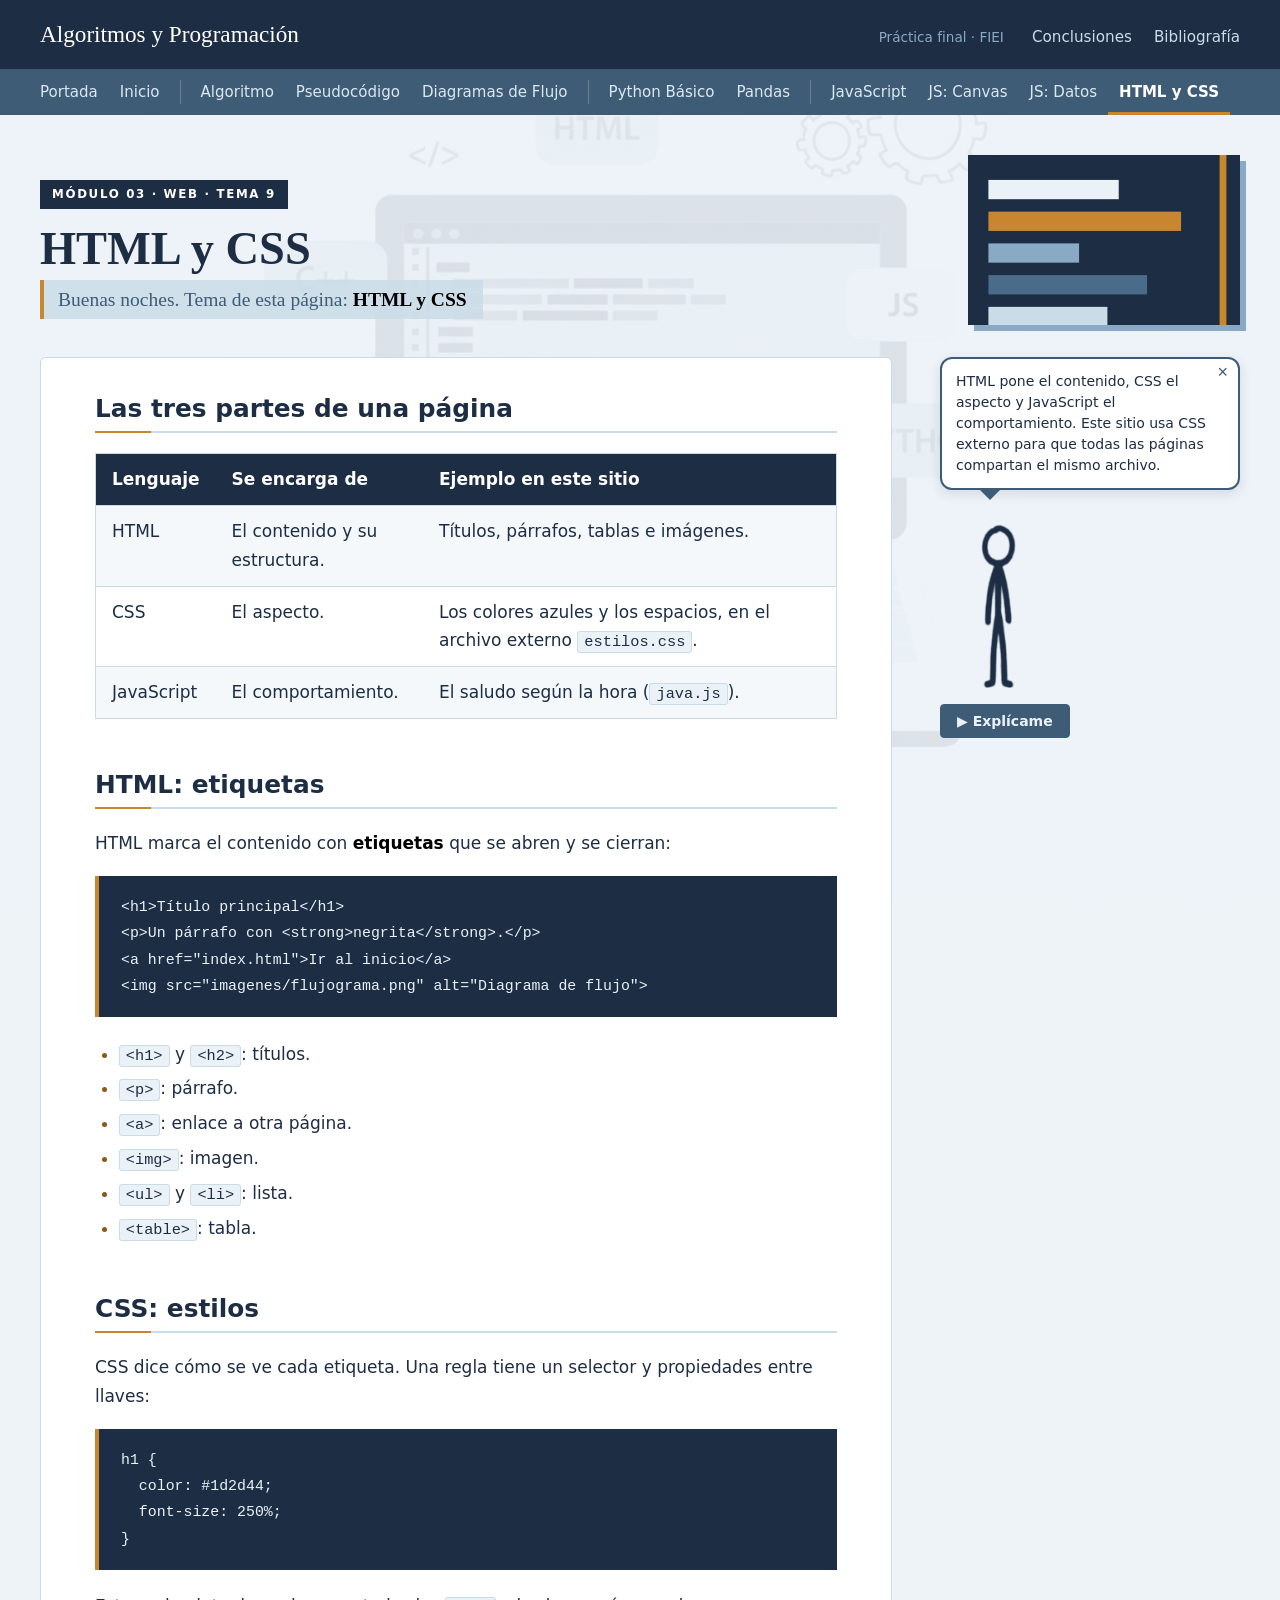
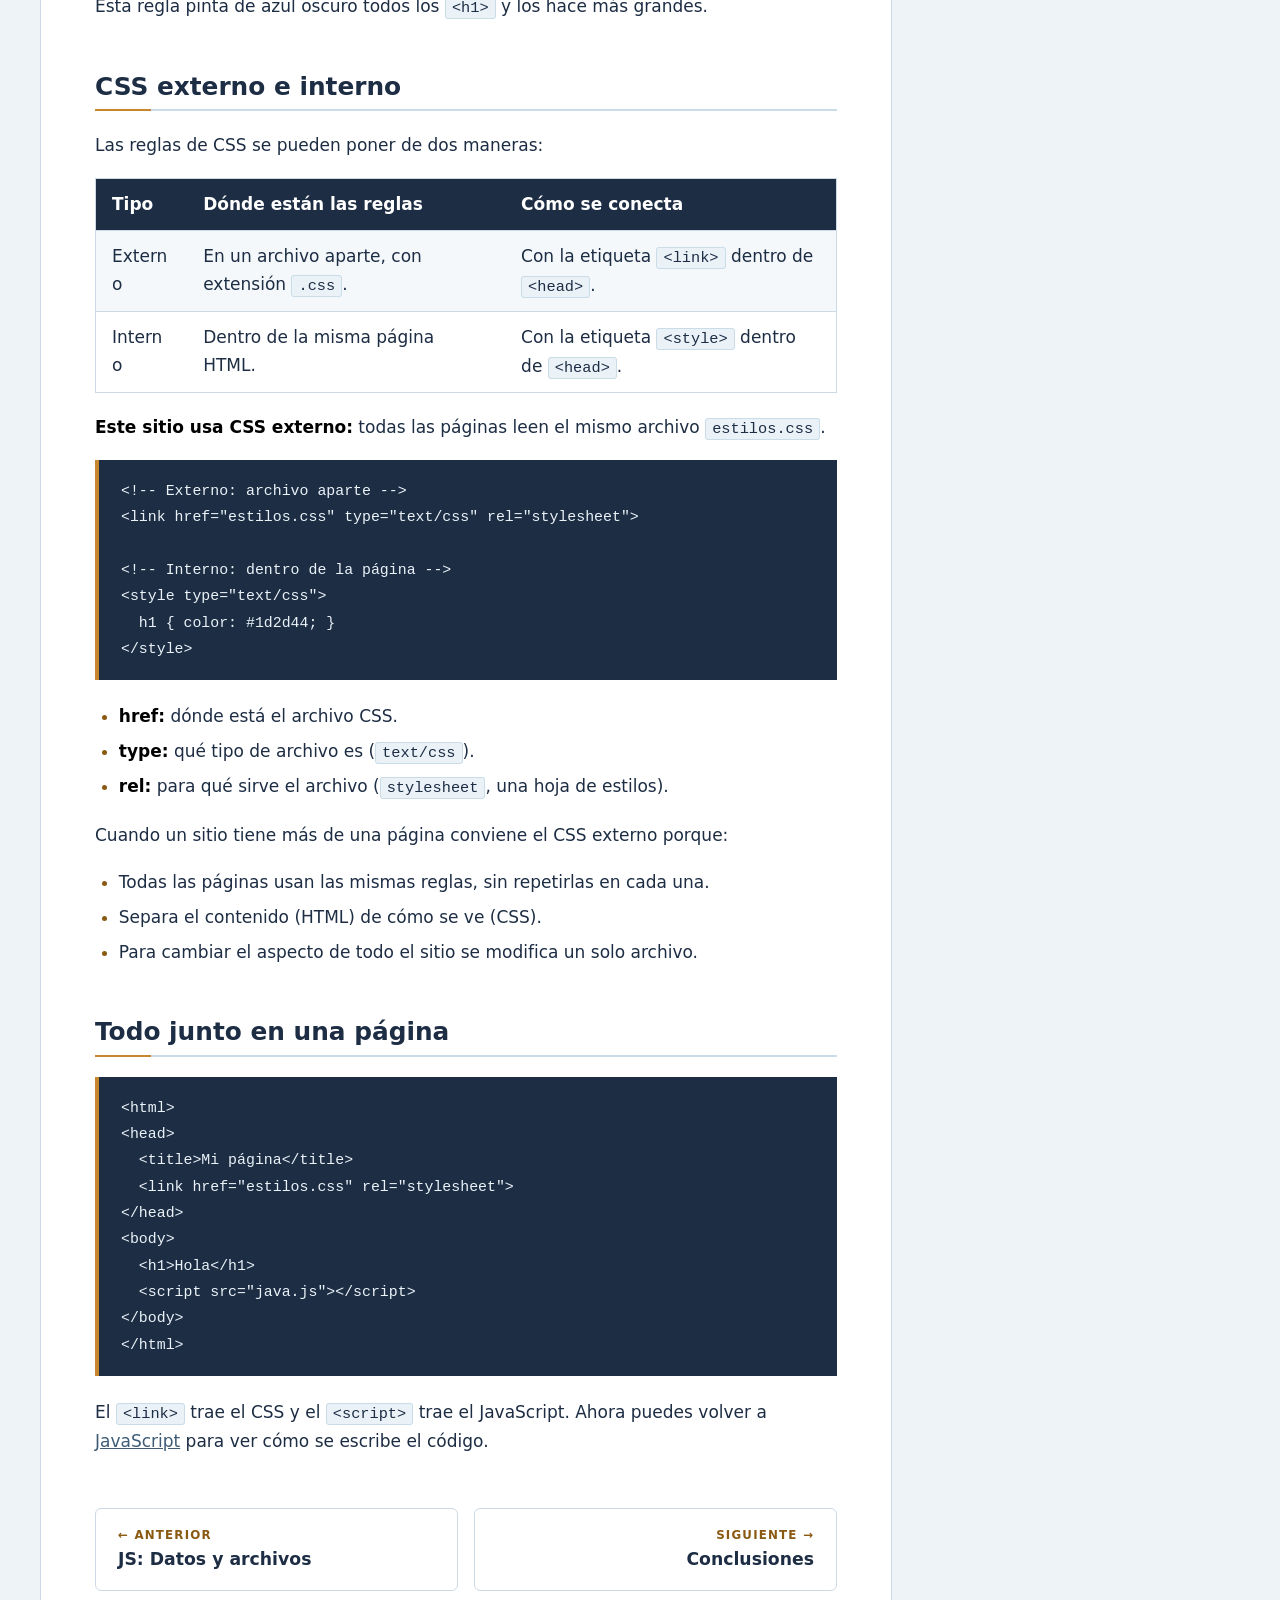
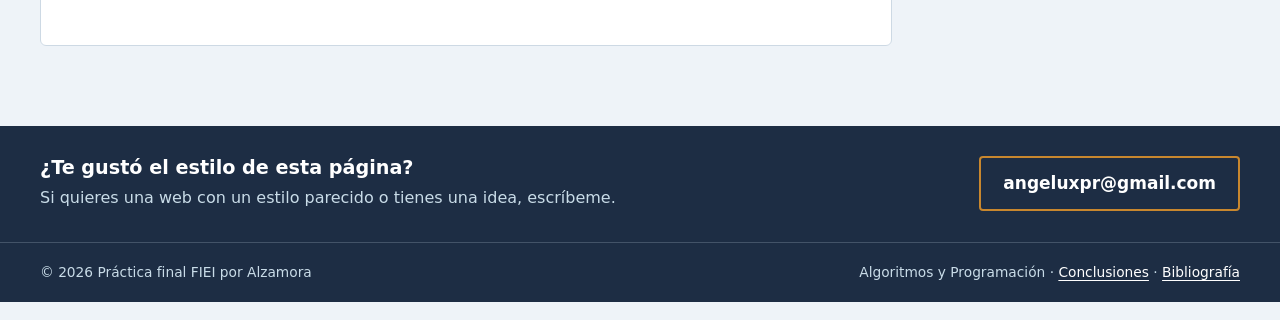
<file: paginas/web/html_css.html>
<!DOCTYPE html>
<html lang="es">
<head>
<meta charset="UTF-8">
<meta name="viewport" content="width=device-width, initial-scale=1">
<title>HTML y CSS · Algoritmos y Programación</title>
<meta name="description" content="Etiquetas, estilos y cómo se arma una página web.">
<link rel="icon" type="image/svg+xml" href="../../assets/img/favicon.svg">
<link href="../../css/estilos.css" type="text/css" rel="stylesheet">
<link href="../../css/asistente.css" type="text/css" rel="stylesheet">
</head>
<body data-asistente="HTML pone el contenido, CSS el aspecto y JavaScript el comportamiento. Este sitio usa CSS externo para que todas las páginas compartan el mismo archivo.">
<header id="cabecera">
  <div class="in">
    <a class="marca" href="../../index.html">Algoritmos y Programación</a>
    <div class="cab-der">
      <span class="curso">Práctica final · FIEI</span>
      <nav class="mas" aria-label="Más páginas">
        <a href="../conclusiones.html">Conclusiones</a>
        <a href="../bibliografia.html">Bibliografía</a>
      </nav>
    </div>
  </div>
</header>
<nav id="menu" aria-label="Menú del curso">
  <div class="in">
    <a href="../../index.html">Portada</a>
    <a href="../inicio.html">Inicio</a>
    <span class="sep" aria-hidden="true"></span>
    <a href="../fundamentos/algoritmo.html">Algoritmo</a>
    <a href="../fundamentos/pseudocodigo.html">Pseudocódigo</a>
    <a href="../fundamentos/diagramas.html">Diagramas de Flujo</a>
    <span class="sep" aria-hidden="true"></span>
    <a href="../python/python_basico.html">Python Básico</a>
    <a href="../python/python_pandas.html">Pandas</a>
    <span class="sep" aria-hidden="true"></span>
    <a href="../web/javascript.html">JavaScript</a>
    <a href="../web/js_canvas.html">JS: Canvas</a>
    <a href="../web/js_datos.html">JS: Datos</a>
    <a href="../web/html_css.html" aria-current="page">HTML y CSS</a>
  </div>
</nav>
<section class="encabezado" aria-labelledby="titulo-pagina">
  <div class="in">
    <div>
    <p class="capitulo">Módulo 03 · Web · Tema 9</p>
    <h1 id="titulo-pagina">HTML y CSS</h1>
    <p id="saludo-texto" class="saludo-barra"></p>
    </div>
    <img class="ilustracion" src="../../assets/img/ilustraciones/html_css.svg" alt="" width="272" height="170">
  </div>
</section>
<div id="cuerpo">
<main id="contenido">
<h2>Las tres partes de una página</h2>
<hr>
<table>
  <tr>
    <th>Lenguaje</th>
    <th>Se encarga de</th>
    <th>Ejemplo en este sitio</th>
  </tr>
  <tr>
    <td>HTML</td>
    <td>El contenido y su estructura.</td>
    <td>Títulos, párrafos, tablas e imágenes.</td>
  </tr>
  <tr>
    <td>CSS</td>
    <td>El aspecto.</td>
    <td>Los colores azules y los espacios, en el archivo externo <code>estilos.css</code>.</td>
  </tr>
  <tr>
    <td>JavaScript</td>
    <td>El comportamiento.</td>
    <td>El saludo según la hora (<code>java.js</code>).</td>
  </tr>
</table>

<h2>HTML: etiquetas</h2>
<hr>
<p>HTML marca el contenido con <strong>etiquetas</strong> que se abren y se cierran:</p>
<pre><code>&lt;h1&gt;Título principal&lt;/h1&gt;
&lt;p&gt;Un párrafo con &lt;strong&gt;negrita&lt;/strong&gt;.&lt;/p&gt;
&lt;a href="index.html"&gt;Ir al inicio&lt;/a&gt;
&lt;img src="imagenes/flujograma.png" alt="Diagrama de flujo"&gt;</code></pre>
<ul>
  <li><code>&lt;h1&gt;</code> y <code>&lt;h2&gt;</code>: títulos.</li>
  <li><code>&lt;p&gt;</code>: párrafo.</li>
  <li><code>&lt;a&gt;</code>: enlace a otra página.</li>
  <li><code>&lt;img&gt;</code>: imagen.</li>
  <li><code>&lt;ul&gt;</code> y <code>&lt;li&gt;</code>: lista.</li>
  <li><code>&lt;table&gt;</code>: tabla.</li>
</ul>

<h2>CSS: estilos</h2>
<hr>
<p>CSS dice cómo se ve cada etiqueta. Una regla tiene un selector y propiedades entre llaves:</p>
<pre><code>h1 {
  color: #1d2d44;
  font-size: 250%;
}</code></pre>
<p>Esta regla pinta de azul oscuro todos los <code>&lt;h1&gt;</code> y los hace más grandes.</p>

<h2>CSS externo e interno</h2>
<hr>
<p>Las reglas de CSS se pueden poner de dos maneras:</p>
<table>
  <tr>
    <th>Tipo</th>
    <th>Dónde están las reglas</th>
    <th>Cómo se conecta</th>
  </tr>
  <tr>
    <td>Externo</td>
    <td>En un archivo aparte, con extensión <code>.css</code>.</td>
    <td>Con la etiqueta <code>&lt;link&gt;</code> dentro de <code>&lt;head&gt;</code>.</td>
  </tr>
  <tr>
    <td>Interno</td>
    <td>Dentro de la misma página HTML.</td>
    <td>Con la etiqueta <code>&lt;style&gt;</code> dentro de <code>&lt;head&gt;</code>.</td>
  </tr>
</table>
<p><strong>Este sitio usa CSS externo:</strong> todas las páginas leen el mismo archivo <code>estilos.css</code>.</p>
<pre><code>&lt;!-- Externo: archivo aparte --&gt;
&lt;link href="estilos.css" type="text/css" rel="stylesheet"&gt;

&lt;!-- Interno: dentro de la página --&gt;
&lt;style type="text/css"&gt;
  h1 { color: #1d2d44; }
&lt;/style&gt;</code></pre>
<ul>
  <li><strong>href:</strong> dónde está el archivo CSS.</li>
  <li><strong>type:</strong> qué tipo de archivo es (<code>text/css</code>).</li>
  <li><strong>rel:</strong> para qué sirve el archivo (<code>stylesheet</code>, una hoja de estilos).</li>
</ul>
<p>Cuando un sitio tiene más de una página conviene el CSS externo porque:</p>
<ul>
  <li>Todas las páginas usan las mismas reglas, sin repetirlas en cada una.</li>
  <li>Separa el contenido (HTML) de cómo se ve (CSS).</li>
  <li>Para cambiar el aspecto de todo el sitio se modifica un solo archivo.</li>
</ul>

<h2>Todo junto en una página</h2>
<hr>
<pre><code>&lt;html&gt;
&lt;head&gt;
  &lt;title&gt;Mi página&lt;/title&gt;
  &lt;link href="estilos.css" rel="stylesheet"&gt;
&lt;/head&gt;
&lt;body&gt;
  &lt;h1&gt;Hola&lt;/h1&gt;
  &lt;script src="java.js"&gt;&lt;/script&gt;
&lt;/body&gt;
&lt;/html&gt;</code></pre>
<p>El <code>&lt;link&gt;</code> trae el CSS y el <code>&lt;script&gt;</code> trae el JavaScript. Ahora puedes volver a <a href="javascript.html">JavaScript</a> para ver cómo se escribe el código.</p>

<nav class="paginado" aria-label="Anterior y siguiente">
  <a class="ant" href="../web/js_datos.html"><small>&larr; Anterior</small><span>JS: Datos y archivos</span></a>
  <a class="sig" href="../conclusiones.html"><small>Siguiente &rarr;</small><span>Conclusiones</span></a>
</nav>
</main>
<aside id="riel"></aside>
</div>
<footer id="pie">
  <div class="contacto">
    <div class="in">
      <div>
        <h2>¿Te gustó el estilo de esta página?</h2>
        <p>Si quieres una web con un estilo parecido o tienes una idea, escríbeme.</p>
      </div>
      <a class="correo" href="mailto:angeluxpr@gmail.com?subject=Me%20gust%C3%B3%20el%20estilo%20de%20tu%20p%C3%A1gina">angeluxpr@gmail.com</a>
    </div>
  </div>
  <div class="in">
    <p>&copy; <span id="anio"></span> Práctica final FIEI por Alzamora</p>
    <p>Algoritmos y Programación &middot; <a href="../conclusiones.html">Conclusiones</a> &middot; <a href="../bibliografia.html">Bibliografía</a></p>
  </div>
</footer>
<script src="../../js/java.js"></script>
<script src="../../js/asistente.js"></script>
</body>
</html>
</file>
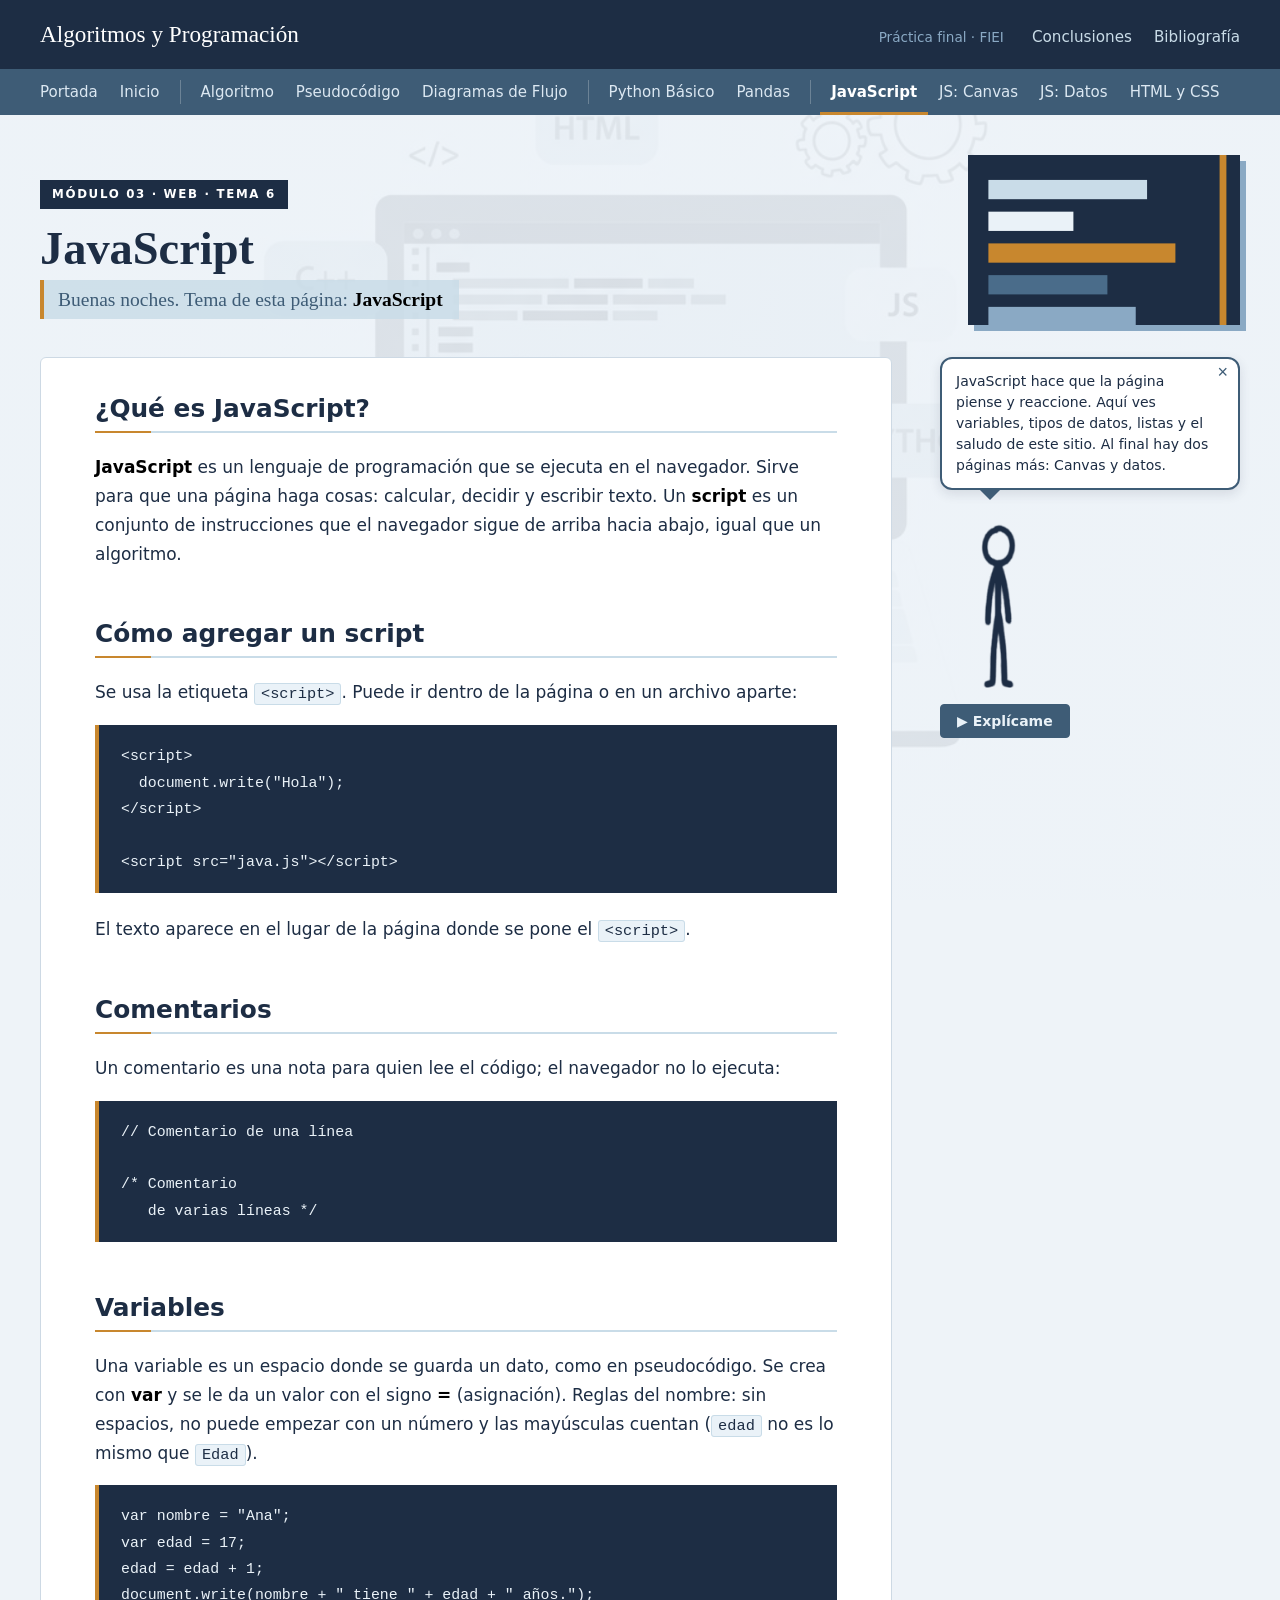
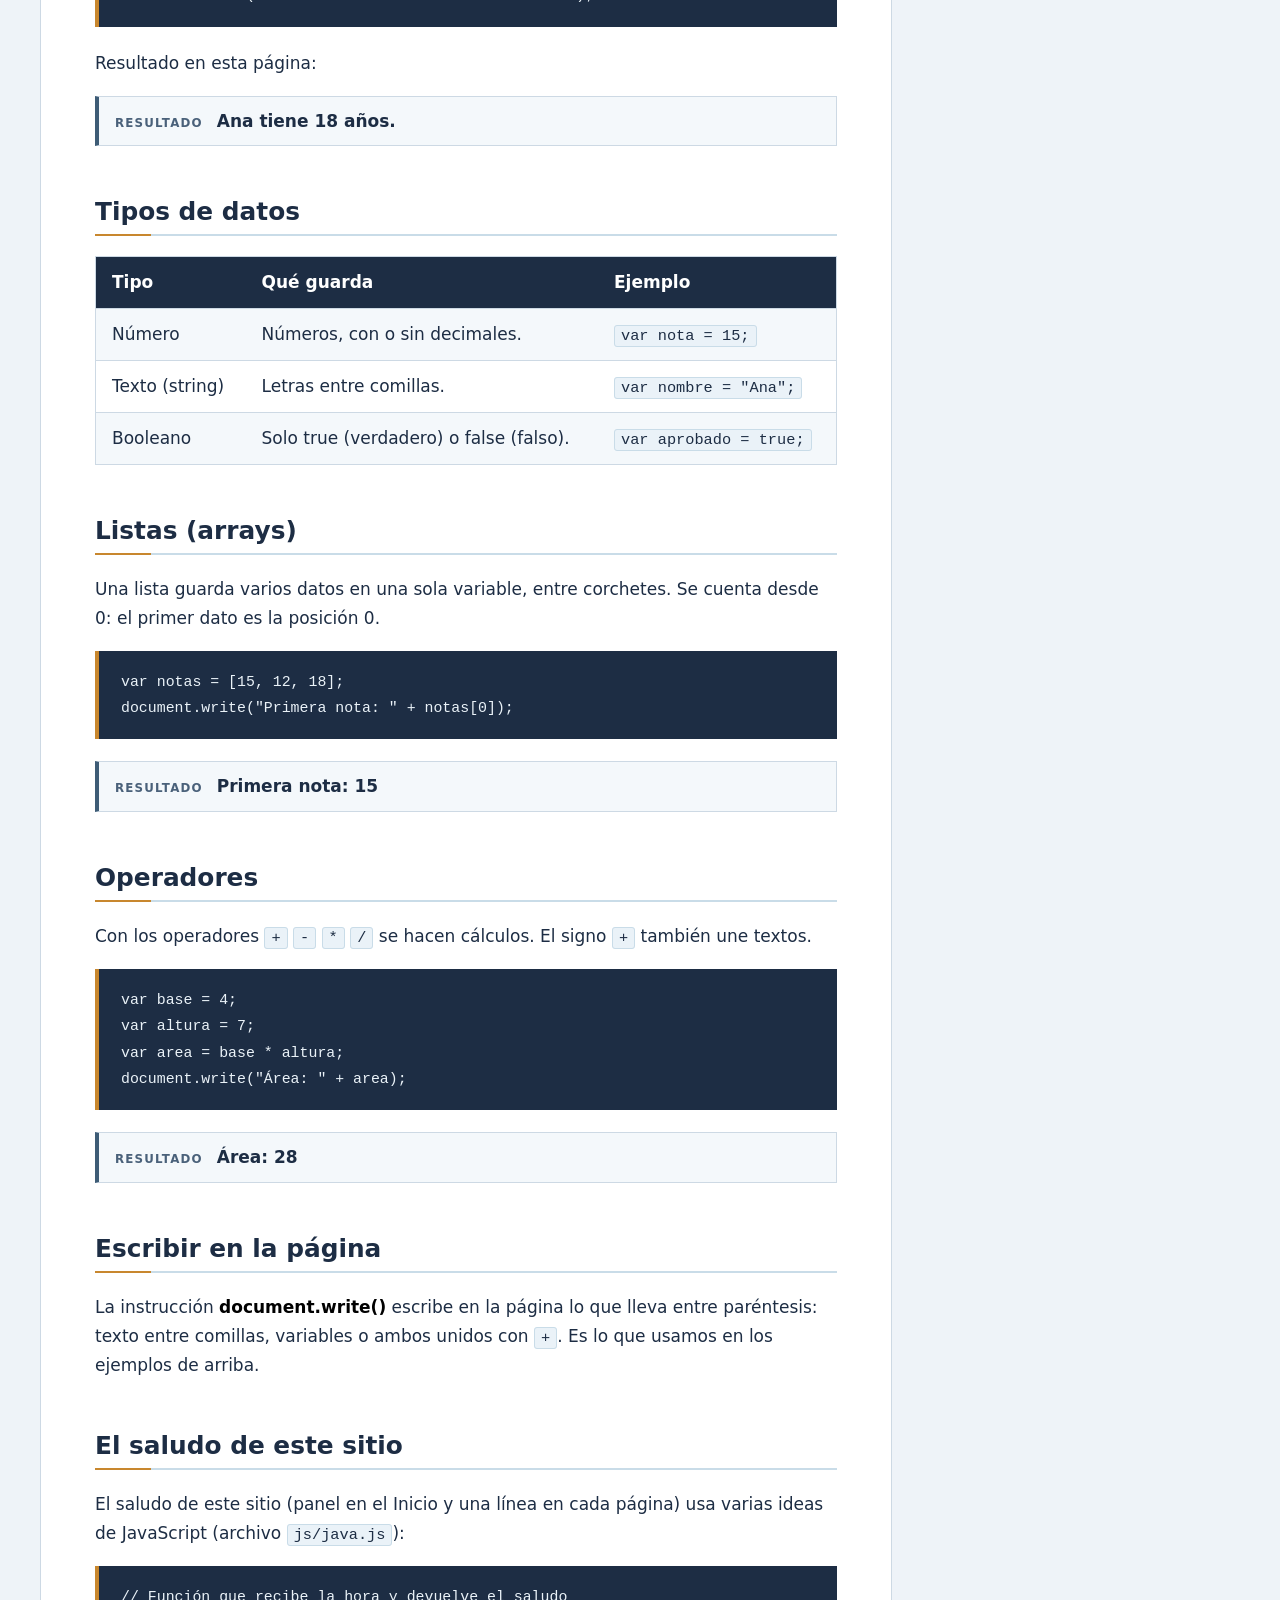
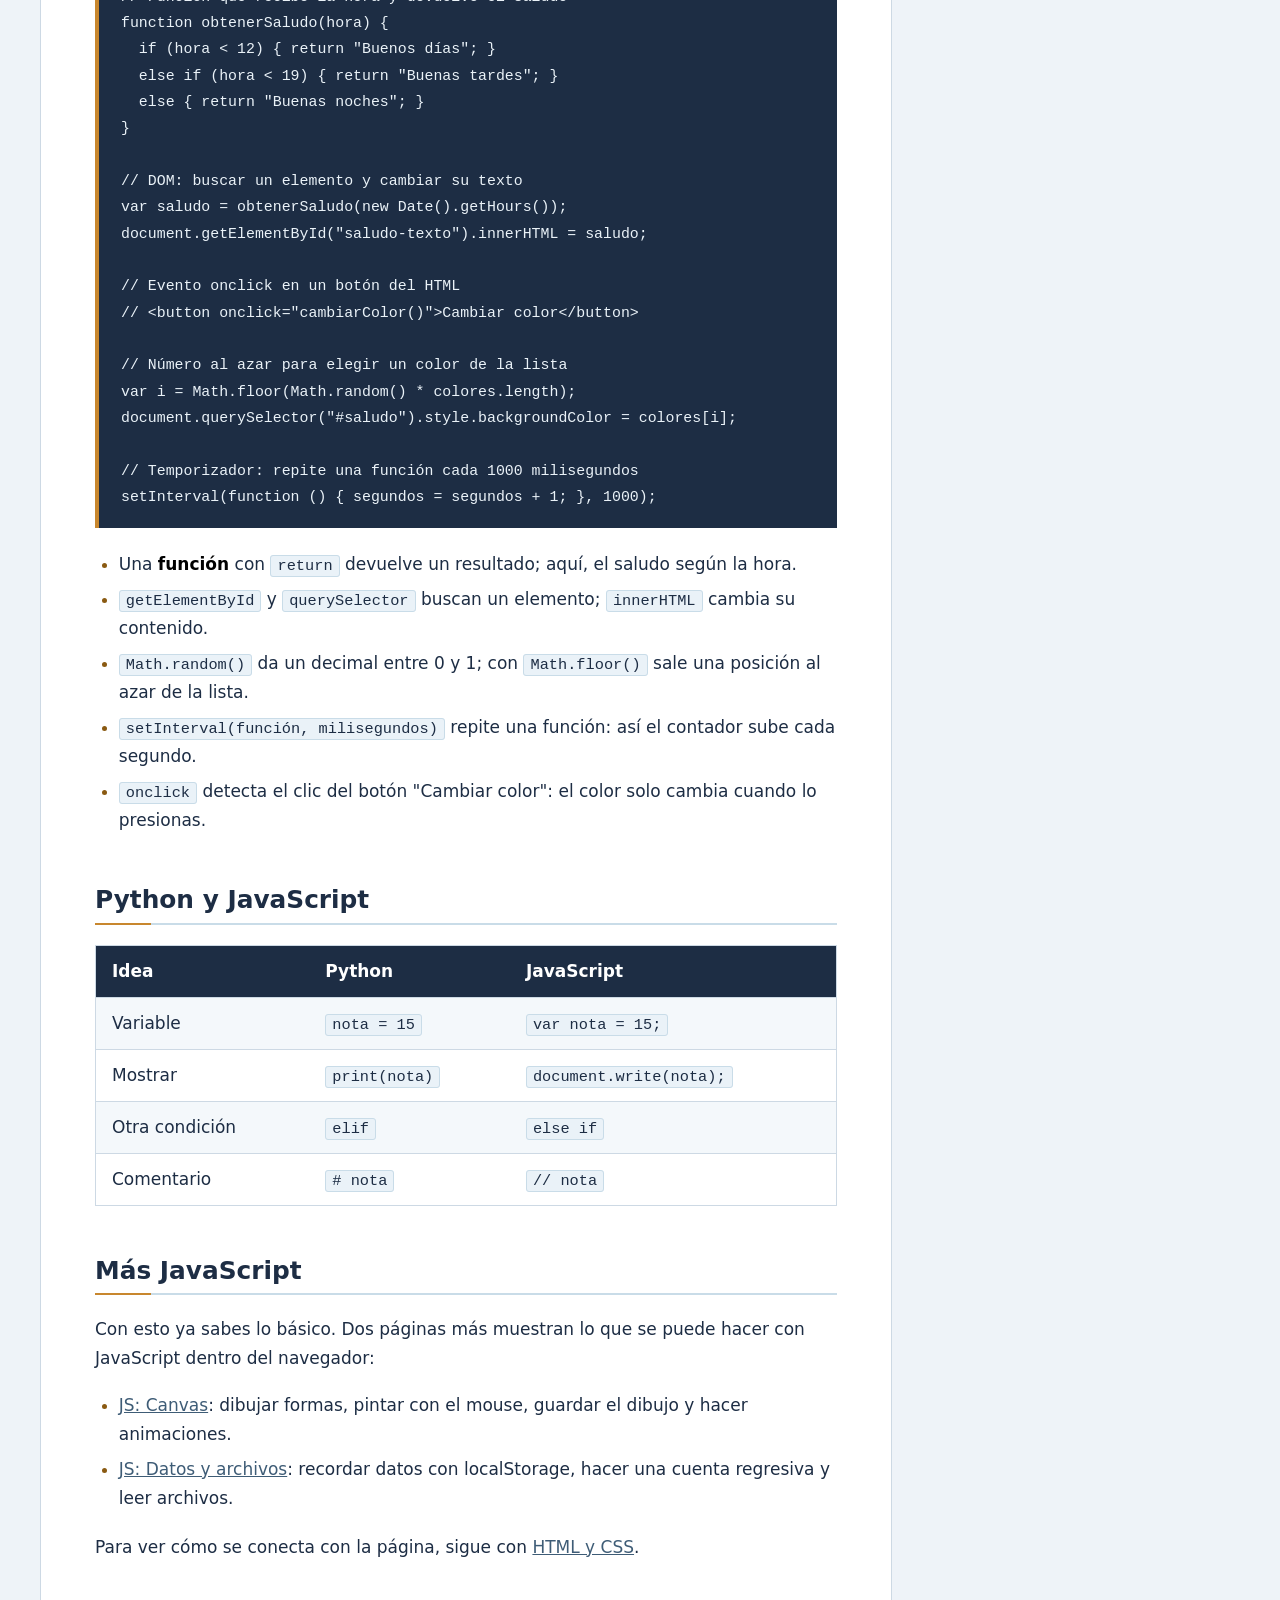
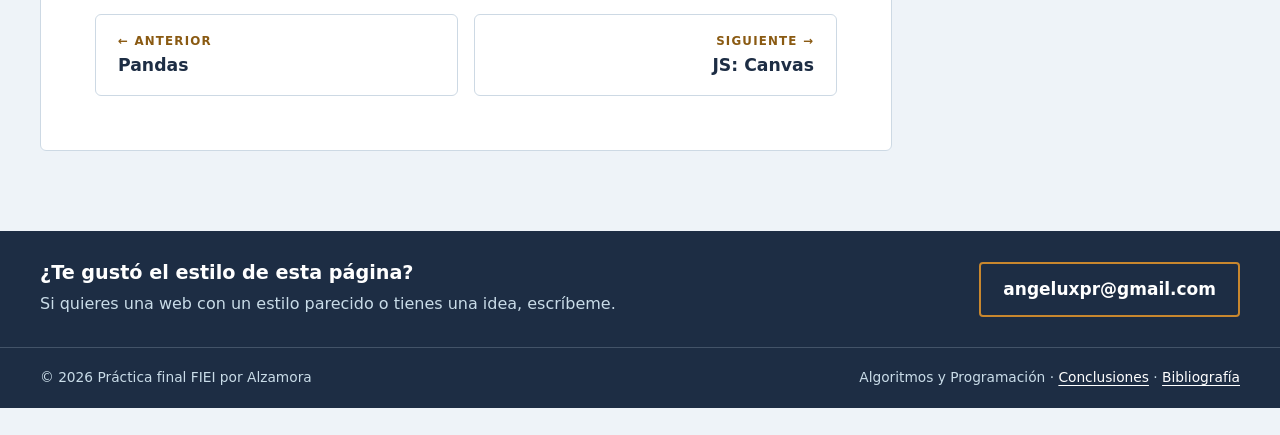
<file: paginas/web/javascript.html>
<!DOCTYPE html>
<html lang="es">
<head>
<meta charset="UTF-8">
<meta name="viewport" content="width=device-width, initial-scale=1">
<title>JavaScript · Algoritmos y Programación</title>
<meta name="description" content="Variables, decisiones y cómo hacer que una página reaccione.">
<link rel="icon" type="image/svg+xml" href="../../assets/img/favicon.svg">
<link href="../../css/estilos.css" type="text/css" rel="stylesheet">
<link href="../../css/asistente.css" type="text/css" rel="stylesheet">
</head>
<body data-asistente="JavaScript hace que la página piense y reaccione. Aquí ves variables, tipos de datos, listas y el saludo de este sitio. Al final hay dos páginas más: Canvas y datos.">
<header id="cabecera">
  <div class="in">
    <a class="marca" href="../../index.html">Algoritmos y Programación</a>
    <div class="cab-der">
      <span class="curso">Práctica final · FIEI</span>
      <nav class="mas" aria-label="Más páginas">
        <a href="../conclusiones.html">Conclusiones</a>
        <a href="../bibliografia.html">Bibliografía</a>
      </nav>
    </div>
  </div>
</header>
<nav id="menu" aria-label="Menú del curso">
  <div class="in">
    <a href="../../index.html">Portada</a>
    <a href="../inicio.html">Inicio</a>
    <span class="sep" aria-hidden="true"></span>
    <a href="../fundamentos/algoritmo.html">Algoritmo</a>
    <a href="../fundamentos/pseudocodigo.html">Pseudocódigo</a>
    <a href="../fundamentos/diagramas.html">Diagramas de Flujo</a>
    <span class="sep" aria-hidden="true"></span>
    <a href="../python/python_basico.html">Python Básico</a>
    <a href="../python/python_pandas.html">Pandas</a>
    <span class="sep" aria-hidden="true"></span>
    <a href="../web/javascript.html" aria-current="page">JavaScript</a>
    <a href="../web/js_canvas.html">JS: Canvas</a>
    <a href="../web/js_datos.html">JS: Datos</a>
    <a href="../web/html_css.html">HTML y CSS</a>
  </div>
</nav>
<section class="encabezado" aria-labelledby="titulo-pagina">
  <div class="in">
    <div>
    <p class="capitulo">Módulo 03 · Web · Tema 6</p>
    <h1 id="titulo-pagina">JavaScript</h1>
    <p id="saludo-texto" class="saludo-barra"></p>
    </div>
    <img class="ilustracion" src="../../assets/img/ilustraciones/javascript.svg" alt="" width="272" height="170">
  </div>
</section>
<div id="cuerpo">
<main id="contenido">
<h2>¿Qué es JavaScript?</h2>
<hr>
<p><strong>JavaScript</strong> es un lenguaje de programación que se ejecuta en el navegador. Sirve para que una página haga cosas: calcular, decidir y escribir texto. Un <strong>script</strong> es un conjunto de instrucciones que el navegador sigue de arriba hacia abajo, igual que un algoritmo.</p>

<h2>Cómo agregar un script</h2>
<hr>
<p>Se usa la etiqueta <code>&lt;script&gt;</code>. Puede ir dentro de la página o en un archivo aparte:</p>
<pre><code>&lt;script&gt;
  document.write("Hola");
&lt;/script&gt;

&lt;script src="java.js"&gt;&lt;/script&gt;</code></pre>
<p>El texto aparece en el lugar de la página donde se pone el <code>&lt;script&gt;</code>.</p>

<h2>Comentarios</h2>
<hr>
<p>Un comentario es una nota para quien lee el código; el navegador no lo ejecuta:</p>
<pre><code>// Comentario de una línea

/* Comentario
   de varias líneas */</code></pre>

<h2>Variables</h2>
<hr>
<p>Una variable es un espacio donde se guarda un dato, como en pseudocódigo. Se crea con <strong>var</strong> y se le da un valor con el signo <strong>=</strong> (asignación). Reglas del nombre: sin espacios, no puede empezar con un número y las mayúsculas cuentan (<code>edad</code> no es lo mismo que <code>Edad</code>).</p>
<pre><code>var nombre = "Ana";
var edad = 17;
edad = edad + 1;
document.write(nombre + " tiene " + edad + " años.");</code></pre>
<p>Resultado en esta página:</p>
<p class="salida"><script>
var nombre = "Ana";
var edad = 17;
edad = edad + 1;
document.write(nombre + " tiene " + edad + " años.");
</script></p>

<h2>Tipos de datos</h2>
<hr>
<table>
  <tr>
    <th>Tipo</th>
    <th>Qué guarda</th>
    <th>Ejemplo</th>
  </tr>
  <tr>
    <td>Número</td>
    <td>Números, con o sin decimales.</td>
    <td><code>var nota = 15;</code></td>
  </tr>
  <tr>
    <td>Texto (string)</td>
    <td>Letras entre comillas.</td>
    <td><code>var nombre = "Ana";</code></td>
  </tr>
  <tr>
    <td>Booleano</td>
    <td>Solo true (verdadero) o false (falso).</td>
    <td><code>var aprobado = true;</code></td>
  </tr>
</table>

<h2>Listas (arrays)</h2>
<hr>
<p>Una lista guarda varios datos en una sola variable, entre corchetes. Se cuenta desde 0: el primer dato es la posición 0.</p>
<pre><code>var notas = [15, 12, 18];
document.write("Primera nota: " + notas[0]);</code></pre>
<p class="salida"><script>
var notas = [15, 12, 18];
document.write("Primera nota: " + notas[0]);
</script></p>

<h2>Operadores</h2>
<hr>
<p>Con los operadores <code>+</code> <code>-</code> <code>*</code> <code>/</code> se hacen cálculos. El signo <code>+</code> también une textos.</p>
<pre><code>var base = 4;
var altura = 7;
var area = base * altura;
document.write("Área: " + area);</code></pre>
<p class="salida"><script>
var base = 4;
var altura = 7;
var area = base * altura;
document.write("Área: " + area);
</script></p>

<h2>Escribir en la página</h2>
<hr>
<p>La instrucción <strong>document.write()</strong> escribe en la página lo que lleva entre paréntesis: texto entre comillas, variables o ambos unidos con <code>+</code>. Es lo que usamos en los ejemplos de arriba.</p>

<h2>El saludo de este sitio</h2>
<hr>
<p>El saludo de este sitio (panel en el Inicio y una línea en cada página) usa varias ideas de JavaScript (archivo <code>js/java.js</code>):</p>
<pre><code>// Función que recibe la hora y devuelve el saludo
function obtenerSaludo(hora) {
  if (hora &lt; 12) { return "Buenos días"; }
  else if (hora &lt; 19) { return "Buenas tardes"; }
  else { return "Buenas noches"; }
}

// DOM: buscar un elemento y cambiar su texto
var saludo = obtenerSaludo(new Date().getHours());
document.getElementById("saludo-texto").innerHTML = saludo;

// Evento onclick en un botón del HTML
// &lt;button onclick="cambiarColor()"&gt;Cambiar color&lt;/button&gt;

// Número al azar para elegir un color de la lista
var i = Math.floor(Math.random() * colores.length);
document.querySelector("#saludo").style.backgroundColor = colores[i];

// Temporizador: repite una función cada 1000 milisegundos
setInterval(function () { segundos = segundos + 1; }, 1000);</code></pre>
<ul>
  <li>Una <strong>función</strong> con <code>return</code> devuelve un resultado; aquí, el saludo según la hora.</li>
  <li><code>getElementById</code> y <code>querySelector</code> buscan un elemento; <code>innerHTML</code> cambia su contenido.</li>
  <li><code>Math.random()</code> da un decimal entre 0 y 1; con <code>Math.floor()</code> sale una posición al azar de la lista.</li>
  <li><code>setInterval(función, milisegundos)</code> repite una función: así el contador sube cada segundo.</li>
  <li><code>onclick</code> detecta el clic del botón "Cambiar color": el color solo cambia cuando lo presionas.</li>
</ul>

<h2>Python y JavaScript</h2>
<hr>
<table>
  <tr>
    <th>Idea</th>
    <th>Python</th>
    <th>JavaScript</th>
  </tr>
  <tr>
    <td>Variable</td>
    <td><code>nota = 15</code></td>
    <td><code>var nota = 15;</code></td>
  </tr>
  <tr>
    <td>Mostrar</td>
    <td><code>print(nota)</code></td>
    <td><code>document.write(nota);</code></td>
  </tr>
  <tr>
    <td>Otra condición</td>
    <td><code>elif</code></td>
    <td><code>else if</code></td>
  </tr>
  <tr>
    <td>Comentario</td>
    <td><code># nota</code></td>
    <td><code>// nota</code></td>
  </tr>
</table>
<h2>Más JavaScript</h2>
<hr>
<p>Con esto ya sabes lo básico. Dos páginas más muestran lo que se puede hacer con JavaScript dentro del navegador:</p>
<ul>
  <li><a href="js_canvas.html">JS: Canvas</a>: dibujar formas, pintar con el mouse, guardar el dibujo y hacer animaciones.</li>
  <li><a href="js_datos.html">JS: Datos y archivos</a>: recordar datos con localStorage, hacer una cuenta regresiva y leer archivos.</li>
</ul>
<p>Para ver cómo se conecta con la página, sigue con <a href="html_css.html">HTML y CSS</a>.</p>

<nav class="paginado" aria-label="Anterior y siguiente">
  <a class="ant" href="../python/python_pandas.html"><small>&larr; Anterior</small><span>Pandas</span></a>
  <a class="sig" href="../web/js_canvas.html"><small>Siguiente &rarr;</small><span>JS: Canvas</span></a>
</nav>
</main>
<aside id="riel"></aside>
</div>
<footer id="pie">
  <div class="contacto">
    <div class="in">
      <div>
        <h2>¿Te gustó el estilo de esta página?</h2>
        <p>Si quieres una web con un estilo parecido o tienes una idea, escríbeme.</p>
      </div>
      <a class="correo" href="mailto:angeluxpr@gmail.com?subject=Me%20gust%C3%B3%20el%20estilo%20de%20tu%20p%C3%A1gina">angeluxpr@gmail.com</a>
    </div>
  </div>
  <div class="in">
    <p>&copy; <span id="anio"></span> Práctica final FIEI por Alzamora</p>
    <p>Algoritmos y Programación &middot; <a href="../conclusiones.html">Conclusiones</a> &middot; <a href="../bibliografia.html">Bibliografía</a></p>
  </div>
</footer>
<script src="../../js/java.js"></script>
<script src="../../js/asistente.js"></script>
</body>
</html>
</file>
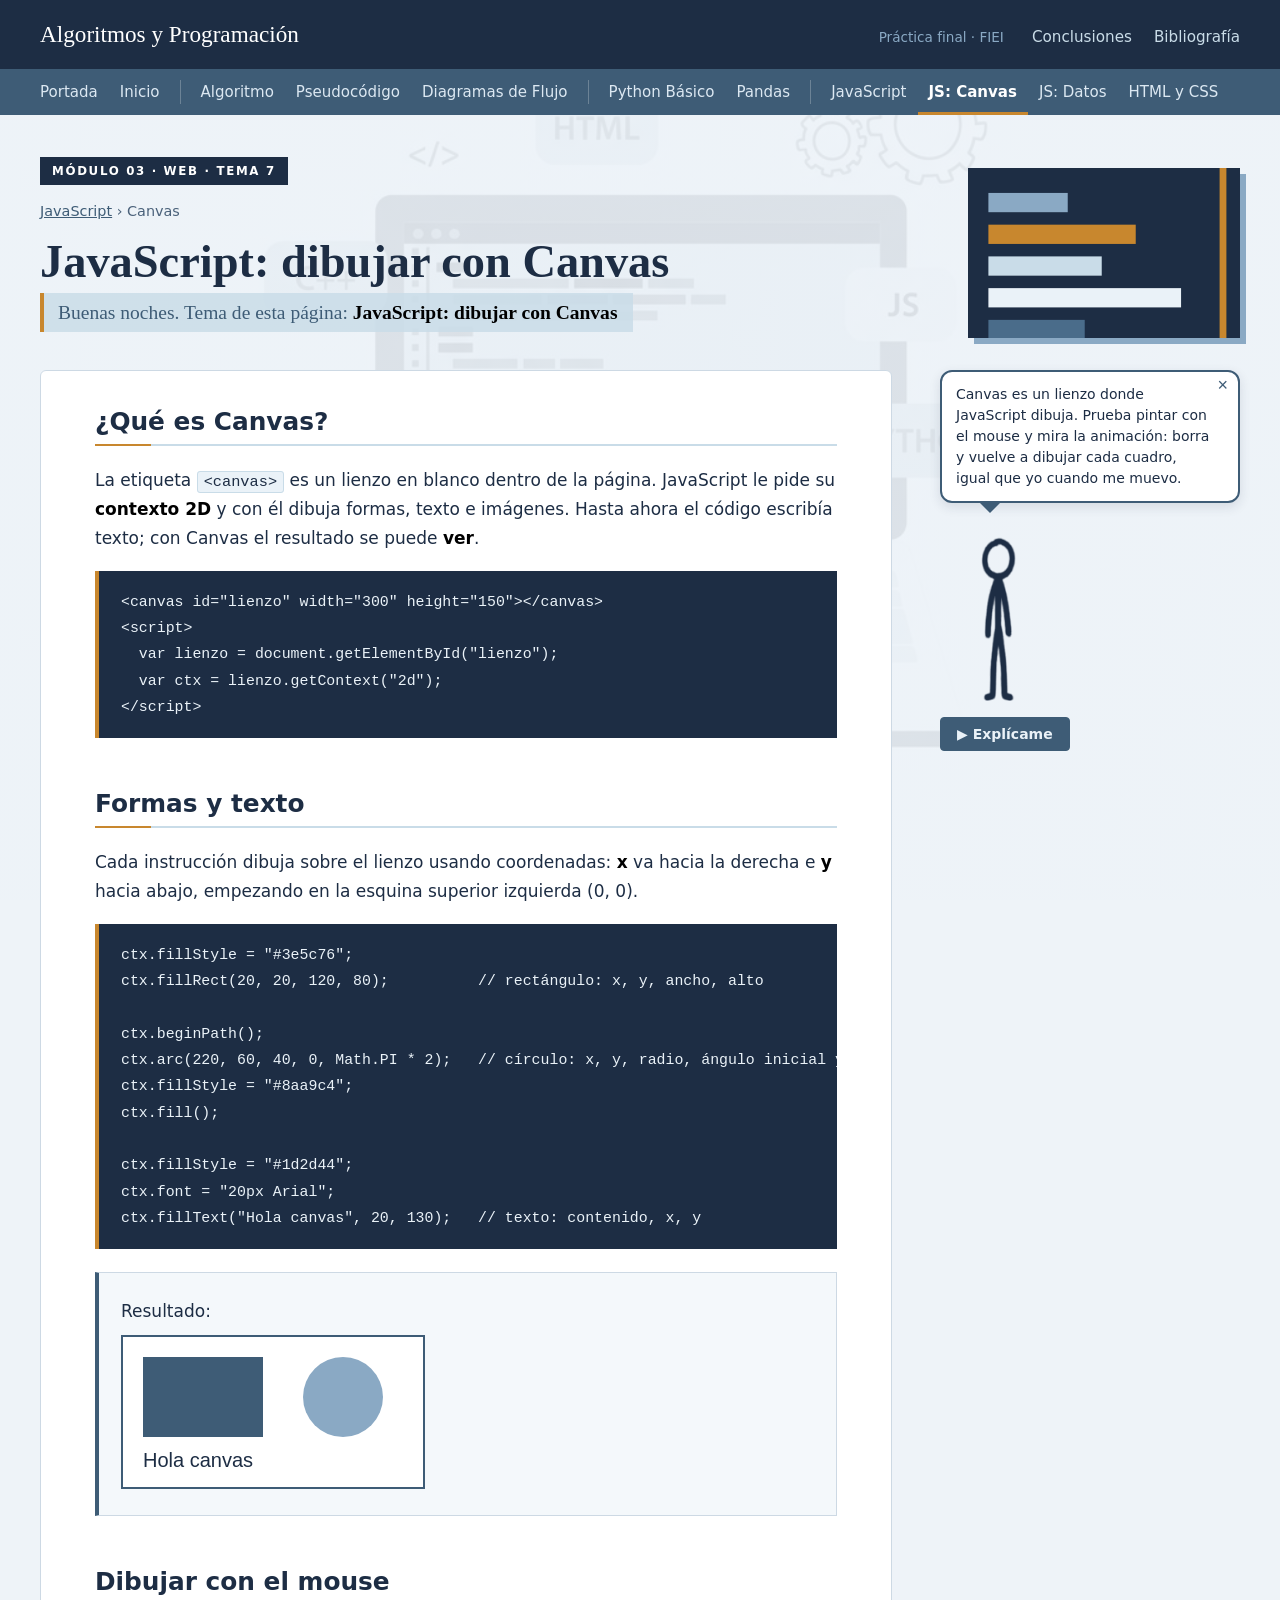
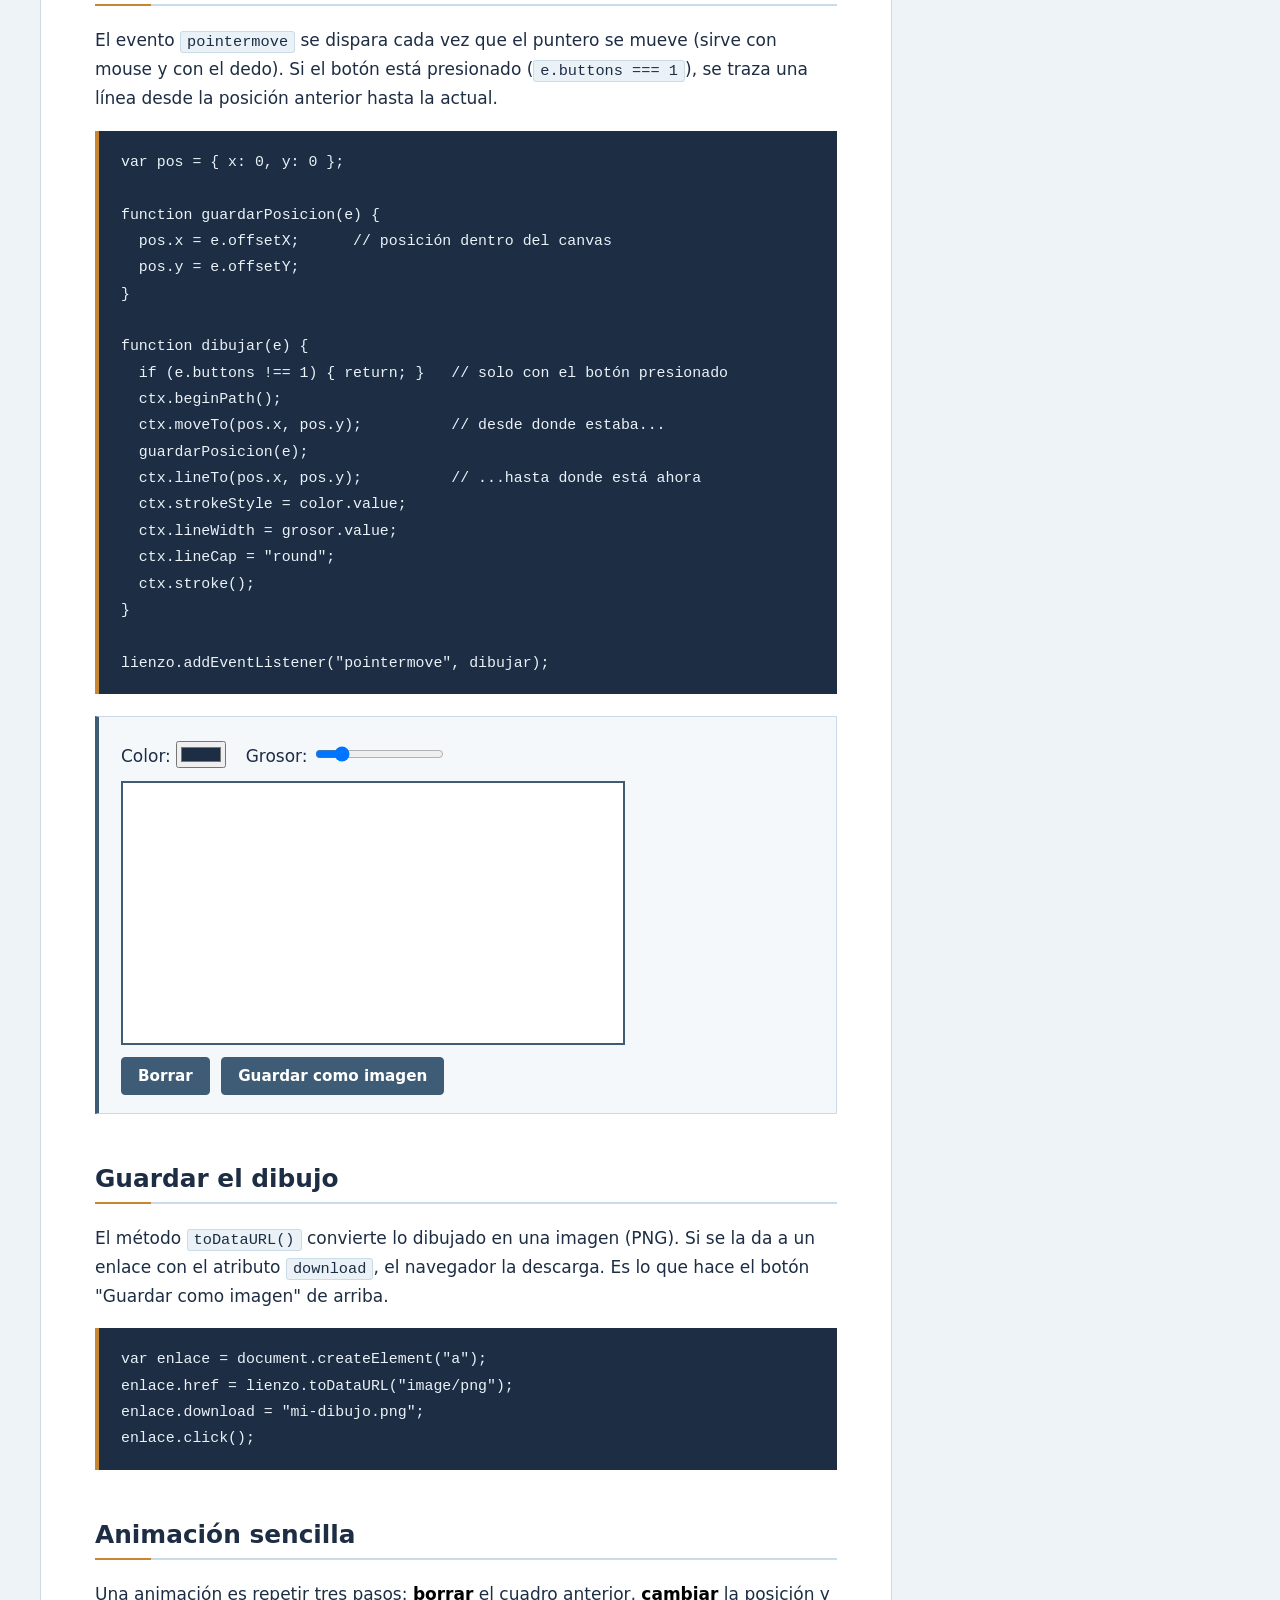
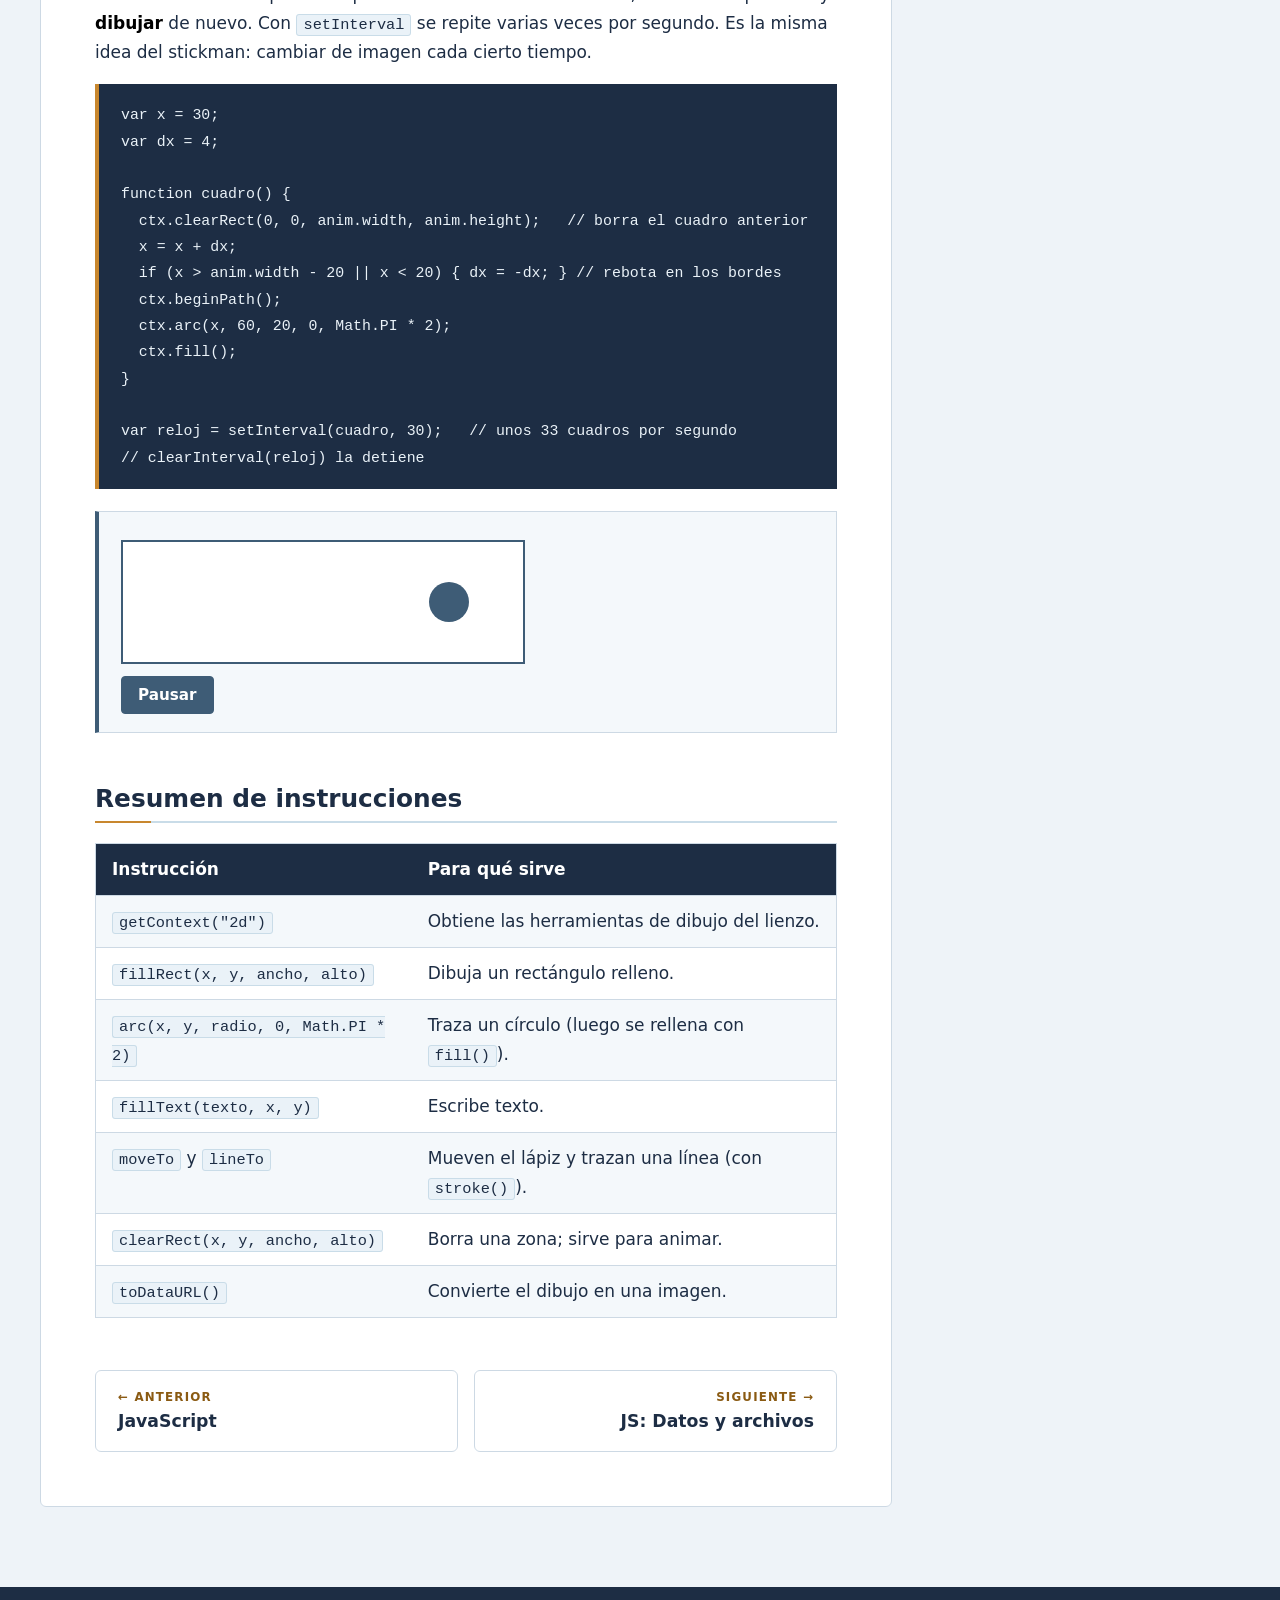
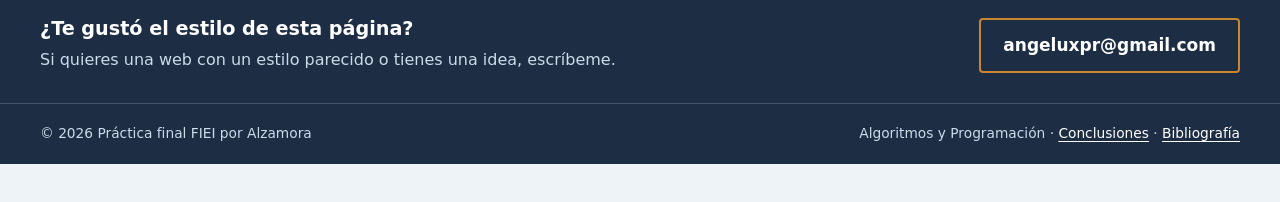
<file: paginas/web/js_canvas.html>
<!DOCTYPE html>
<html lang="es">
<head>
<meta charset="UTF-8">
<meta name="viewport" content="width=device-width, initial-scale=1">
<title>JavaScript: Canvas · Algoritmos y Programación</title>
<meta name="description" content="Dibujar con JavaScript: formas, mouse y animación.">
<link rel="icon" type="image/svg+xml" href="../../assets/img/favicon.svg">
<link href="../../css/estilos.css" type="text/css" rel="stylesheet">
<link href="../../css/asistente.css" type="text/css" rel="stylesheet">
</head>
<body data-asistente="Canvas es un lienzo donde JavaScript dibuja. Prueba pintar con el mouse y mira la animación: borra y vuelve a dibujar cada cuadro, igual que yo cuando me muevo.">
<header id="cabecera">
  <div class="in">
    <a class="marca" href="../../index.html">Algoritmos y Programación</a>
    <div class="cab-der">
      <span class="curso">Práctica final · FIEI</span>
      <nav class="mas" aria-label="Más páginas">
        <a href="../conclusiones.html">Conclusiones</a>
        <a href="../bibliografia.html">Bibliografía</a>
      </nav>
    </div>
  </div>
</header>
<nav id="menu" aria-label="Menú del curso">
  <div class="in">
    <a href="../../index.html">Portada</a>
    <a href="../inicio.html">Inicio</a>
    <span class="sep" aria-hidden="true"></span>
    <a href="../fundamentos/algoritmo.html">Algoritmo</a>
    <a href="../fundamentos/pseudocodigo.html">Pseudocódigo</a>
    <a href="../fundamentos/diagramas.html">Diagramas de Flujo</a>
    <span class="sep" aria-hidden="true"></span>
    <a href="../python/python_basico.html">Python Básico</a>
    <a href="../python/python_pandas.html">Pandas</a>
    <span class="sep" aria-hidden="true"></span>
    <a href="../web/javascript.html">JavaScript</a>
    <a href="../web/js_canvas.html" aria-current="page">JS: Canvas</a>
    <a href="../web/js_datos.html">JS: Datos</a>
    <a href="../web/html_css.html">HTML y CSS</a>
  </div>
</nav>
<section class="encabezado" aria-labelledby="titulo-pagina">
  <div class="in">
    <div>
    <p class="capitulo">Módulo 03 · Web · Tema 7</p>
    <p class="ruta"><a href="javascript.html">JavaScript</a> &rsaquo; Canvas</p>
    <h1 id="titulo-pagina">JavaScript: dibujar con Canvas</h1>
    <p id="saludo-texto" class="saludo-barra"></p>
    </div>
    <img class="ilustracion" src="../../assets/img/ilustraciones/js_canvas.svg" alt="" width="272" height="170">
  </div>
</section>
<div id="cuerpo">
<main id="contenido">
<h2>¿Qué es Canvas?</h2>
<hr>
<p>La etiqueta <code>&lt;canvas&gt;</code> es un lienzo en blanco dentro de la página. JavaScript le pide su <strong>contexto 2D</strong> y con él dibuja formas, texto e imágenes. Hasta ahora el código escribía texto; con Canvas el resultado se puede <strong>ver</strong>.</p>
<pre><code>&lt;canvas id="lienzo" width="300" height="150"&gt;&lt;/canvas&gt;
&lt;script&gt;
  var lienzo = document.getElementById("lienzo");
  var ctx = lienzo.getContext("2d");
&lt;/script&gt;</code></pre>

<h2>Formas y texto</h2>
<hr>
<p>Cada instrucción dibuja sobre el lienzo usando coordenadas: <strong>x</strong> va hacia la derecha e <strong>y</strong> hacia abajo, empezando en la esquina superior izquierda (0, 0).</p>
<pre><code>ctx.fillStyle = "#3e5c76";
ctx.fillRect(20, 20, 120, 80);          // rectángulo: x, y, ancho, alto

ctx.beginPath();
ctx.arc(220, 60, 40, 0, Math.PI * 2);   // círculo: x, y, radio, ángulo inicial y final
ctx.fillStyle = "#8aa9c4";
ctx.fill();

ctx.fillStyle = "#1d2d44";
ctx.font = "20px Arial";
ctx.fillText("Hola canvas", 20, 130);   // texto: contenido, x, y</code></pre>
<div class="demo">
  <p>Resultado:</p>
  <canvas id="c-formas" width="300" height="150"></canvas>
</div>

<h2>Dibujar con el mouse</h2>
<hr>
<p>El evento <code>pointermove</code> se dispara cada vez que el puntero se mueve (sirve con mouse y con el dedo). Si el botón está presionado (<code>e.buttons === 1</code>), se traza una línea desde la posición anterior hasta la actual.</p>
<pre><code>var pos = { x: 0, y: 0 };

function guardarPosicion(e) {
  pos.x = e.offsetX;      // posición dentro del canvas
  pos.y = e.offsetY;
}

function dibujar(e) {
  if (e.buttons !== 1) { return; }   // solo con el botón presionado
  ctx.beginPath();
  ctx.moveTo(pos.x, pos.y);          // desde donde estaba...
  guardarPosicion(e);
  ctx.lineTo(pos.x, pos.y);          // ...hasta donde está ahora
  ctx.strokeStyle = color.value;
  ctx.lineWidth = grosor.value;
  ctx.lineCap = "round";
  ctx.stroke();
}

lienzo.addEventListener("pointermove", dibujar);</code></pre>
<div class="demo">
  <p>
    <label>Color: <input type="color" id="color" value="#1d2d44"></label>
    <label>Grosor: <input type="range" id="grosor" min="1" max="30" value="6"></label>
  </p>
  <canvas id="c-dibujo" class="libre" width="500" height="260"></canvas>
  <button type="button" id="borrar">Borrar</button>
  <button type="button" id="guardar">Guardar como imagen</button>
</div>

<h2>Guardar el dibujo</h2>
<hr>
<p>El método <code>toDataURL()</code> convierte lo dibujado en una imagen (PNG). Si se la da a un enlace con el atributo <code>download</code>, el navegador la descarga. Es lo que hace el botón "Guardar como imagen" de arriba.</p>
<pre><code>var enlace = document.createElement("a");
enlace.href = lienzo.toDataURL("image/png");
enlace.download = "mi-dibujo.png";
enlace.click();</code></pre>

<h2>Animación sencilla</h2>
<hr>
<p>Una animación es repetir tres pasos: <strong>borrar</strong> el cuadro anterior, <strong>cambiar</strong> la posición y <strong>dibujar</strong> de nuevo. Con <code>setInterval</code> se repite varias veces por segundo. Es la misma idea del stickman: cambiar de imagen cada cierto tiempo.</p>
<pre><code>var x = 30;
var dx = 4;

function cuadro() {
  ctx.clearRect(0, 0, anim.width, anim.height);   // borra el cuadro anterior
  x = x + dx;
  if (x &gt; anim.width - 20 || x &lt; 20) { dx = -dx; } // rebota en los bordes
  ctx.beginPath();
  ctx.arc(x, 60, 20, 0, Math.PI * 2);
  ctx.fill();
}

var reloj = setInterval(cuadro, 30);   // unos 33 cuadros por segundo
// clearInterval(reloj) la detiene</code></pre>
<div class="demo">
  <canvas id="c-anim" width="400" height="120"></canvas>
  <button type="button" id="pausa">Pausar</button>
</div>

<h2>Resumen de instrucciones</h2>
<hr>
<table>
  <tr>
    <th>Instrucción</th>
    <th>Para qué sirve</th>
  </tr>
  <tr><td><code>getContext("2d")</code></td><td>Obtiene las herramientas de dibujo del lienzo.</td></tr>
  <tr><td><code>fillRect(x, y, ancho, alto)</code></td><td>Dibuja un rectángulo relleno.</td></tr>
  <tr><td><code>arc(x, y, radio, 0, Math.PI * 2)</code></td><td>Traza un círculo (luego se rellena con <code>fill()</code>).</td></tr>
  <tr><td><code>fillText(texto, x, y)</code></td><td>Escribe texto.</td></tr>
  <tr><td><code>moveTo</code> y <code>lineTo</code></td><td>Mueven el lápiz y trazan una línea (con <code>stroke()</code>).</td></tr>
  <tr><td><code>clearRect(x, y, ancho, alto)</code></td><td>Borra una zona; sirve para animar.</td></tr>
  <tr><td><code>toDataURL()</code></td><td>Convierte el dibujo en una imagen.</td></tr>
</table>

<nav class="paginado" aria-label="Anterior y siguiente">
  <a class="ant" href="../web/javascript.html"><small>&larr; Anterior</small><span>JavaScript</span></a>
  <a class="sig" href="../web/js_datos.html"><small>Siguiente &rarr;</small><span>JS: Datos y archivos</span></a>
</nav>
</main>
<aside id="riel"></aside>
</div>
<footer id="pie">
  <div class="contacto">
    <div class="in">
      <div>
        <h2>¿Te gustó el estilo de esta página?</h2>
        <p>Si quieres una web con un estilo parecido o tienes una idea, escríbeme.</p>
      </div>
      <a class="correo" href="mailto:angeluxpr@gmail.com?subject=Me%20gust%C3%B3%20el%20estilo%20de%20tu%20p%C3%A1gina">angeluxpr@gmail.com</a>
    </div>
  </div>
  <div class="in">
    <p>&copy; <span id="anio"></span> Práctica final FIEI por Alzamora</p>
    <p>Algoritmos y Programación &middot; <a href="../conclusiones.html">Conclusiones</a> &middot; <a href="../bibliografia.html">Bibliografía</a></p>
  </div>
</footer>
<script src="../../js/java.js"></script>
<script src="../../js/js_canvas.js"></script>
<script src="../../js/asistente.js"></script>
</body>
</html>
</file>
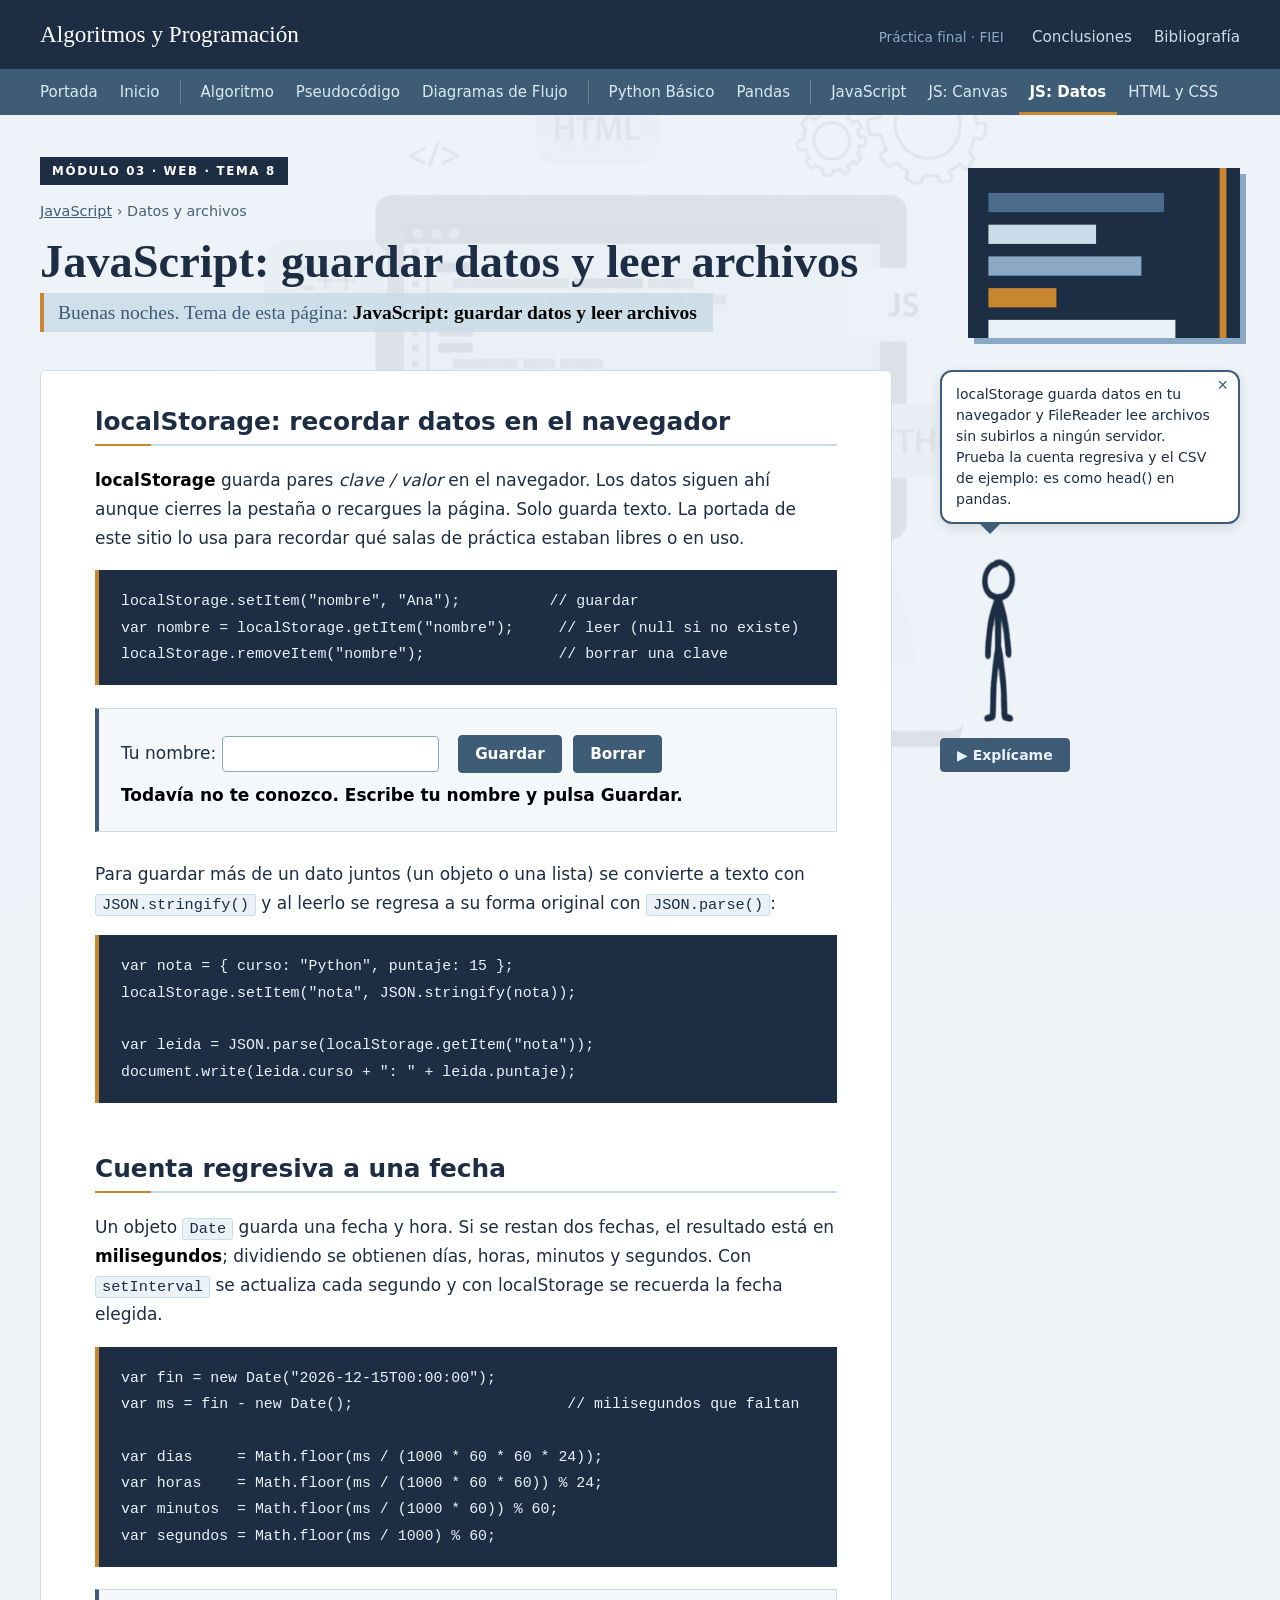
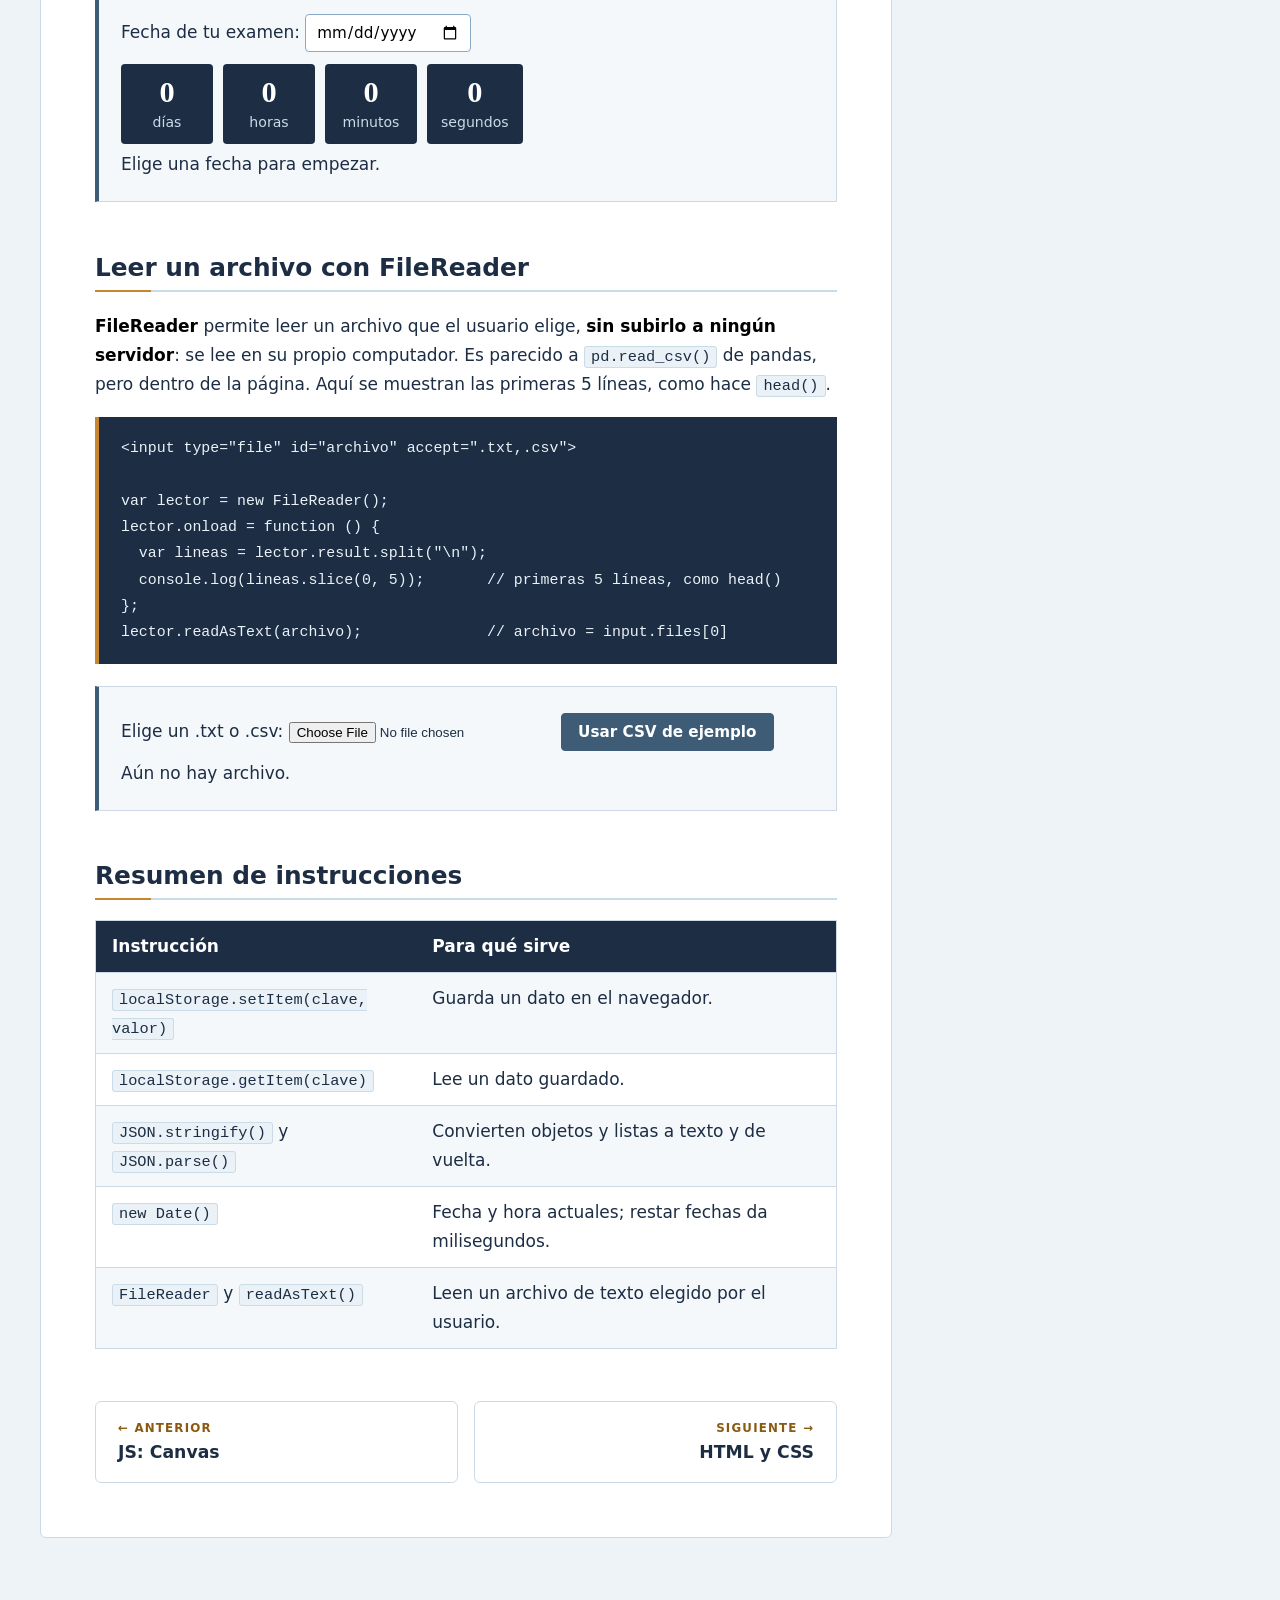
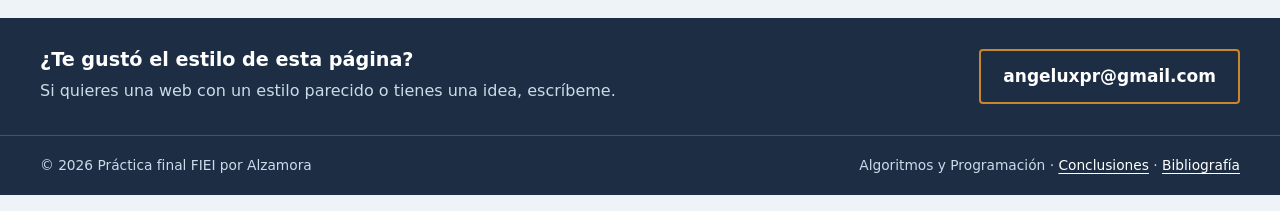
<file: paginas/web/js_datos.html>
<!DOCTYPE html>
<html lang="es">
<head>
<meta charset="UTF-8">
<meta name="viewport" content="width=device-width, initial-scale=1">
<title>JavaScript: datos y archivos · Algoritmos y Programación</title>
<meta name="description" content="localStorage, cuenta regresiva y lectura de archivos.">
<link rel="icon" type="image/svg+xml" href="../../assets/img/favicon.svg">
<link href="../../css/estilos.css" type="text/css" rel="stylesheet">
<link href="../../css/asistente.css" type="text/css" rel="stylesheet">
</head>
<body data-asistente="localStorage guarda datos en tu navegador y FileReader lee archivos sin subirlos a ningún servidor. Prueba la cuenta regresiva y el CSV de ejemplo: es como head() en pandas.">
<header id="cabecera">
  <div class="in">
    <a class="marca" href="../../index.html">Algoritmos y Programación</a>
    <div class="cab-der">
      <span class="curso">Práctica final · FIEI</span>
      <nav class="mas" aria-label="Más páginas">
        <a href="../conclusiones.html">Conclusiones</a>
        <a href="../bibliografia.html">Bibliografía</a>
      </nav>
    </div>
  </div>
</header>
<nav id="menu" aria-label="Menú del curso">
  <div class="in">
    <a href="../../index.html">Portada</a>
    <a href="../inicio.html">Inicio</a>
    <span class="sep" aria-hidden="true"></span>
    <a href="../fundamentos/algoritmo.html">Algoritmo</a>
    <a href="../fundamentos/pseudocodigo.html">Pseudocódigo</a>
    <a href="../fundamentos/diagramas.html">Diagramas de Flujo</a>
    <span class="sep" aria-hidden="true"></span>
    <a href="../python/python_basico.html">Python Básico</a>
    <a href="../python/python_pandas.html">Pandas</a>
    <span class="sep" aria-hidden="true"></span>
    <a href="../web/javascript.html">JavaScript</a>
    <a href="../web/js_canvas.html">JS: Canvas</a>
    <a href="../web/js_datos.html" aria-current="page">JS: Datos</a>
    <a href="../web/html_css.html">HTML y CSS</a>
  </div>
</nav>
<section class="encabezado" aria-labelledby="titulo-pagina">
  <div class="in">
    <div>
    <p class="capitulo">Módulo 03 · Web · Tema 8</p>
    <p class="ruta"><a href="javascript.html">JavaScript</a> &rsaquo; Datos y archivos</p>
    <h1 id="titulo-pagina">JavaScript: guardar datos y leer archivos</h1>
    <p id="saludo-texto" class="saludo-barra"></p>
    </div>
    <img class="ilustracion" src="../../assets/img/ilustraciones/js_datos.svg" alt="" width="272" height="170">
  </div>
</section>
<div id="cuerpo">
<main id="contenido">
<h2>localStorage: recordar datos en el navegador</h2>
<hr>
<p><strong>localStorage</strong> guarda pares <em>clave / valor</em> en el navegador. Los datos siguen ahí aunque cierres la pestaña o recargues la página. Solo guarda texto. La portada de este sitio lo usa para recordar qué salas de práctica estaban libres o en uso.</p>
<pre><code>localStorage.setItem("nombre", "Ana");          // guardar
var nombre = localStorage.getItem("nombre");     // leer (null si no existe)
localStorage.removeItem("nombre");               // borrar una clave</code></pre>
<div class="demo">
  <p>
    <label>Tu nombre: <input type="text" id="nombre" maxlength="30"></label>
    <button type="button" id="guardar-nombre">Guardar</button>
    <button type="button" id="borrar-nombre">Borrar</button>
  </p>
  <p><strong id="saludo-nombre"></strong></p>
</div>
<p>Para guardar más de un dato juntos (un objeto o una lista) se convierte a texto con <code>JSON.stringify()</code> y al leerlo se regresa a su forma original con <code>JSON.parse()</code>:</p>
<pre><code>var nota = { curso: "Python", puntaje: 15 };
localStorage.setItem("nota", JSON.stringify(nota));

var leida = JSON.parse(localStorage.getItem("nota"));
document.write(leida.curso + ": " + leida.puntaje);</code></pre>

<h2>Cuenta regresiva a una fecha</h2>
<hr>
<p>Un objeto <code>Date</code> guarda una fecha y hora. Si se restan dos fechas, el resultado está en <strong>milisegundos</strong>; dividiendo se obtienen días, horas, minutos y segundos. Con <code>setInterval</code> se actualiza cada segundo y con localStorage se recuerda la fecha elegida.</p>
<pre><code>var fin = new Date("2026-12-15T00:00:00");
var ms = fin - new Date();                        // milisegundos que faltan

var dias     = Math.floor(ms / (1000 * 60 * 60 * 24));
var horas    = Math.floor(ms / (1000 * 60 * 60)) % 24;
var minutos  = Math.floor(ms / (1000 * 60)) % 60;
var segundos = Math.floor(ms / 1000) % 60;</code></pre>
<div class="demo">
  <p><label>Fecha de tu examen: <input type="date" id="fecha"></label></p>
  <div class="tiempo">
    <span><b id="t-dias">0</b>días</span>
    <span><b id="t-horas">0</b>horas</span>
    <span><b id="t-minutos">0</b>minutos</span>
    <span><b id="t-segundos">0</b>segundos</span>
  </div>
  <p id="mensaje-fecha"></p>
</div>

<h2>Leer un archivo con FileReader</h2>
<hr>
<p><strong>FileReader</strong> permite leer un archivo que el usuario elige, <strong>sin subirlo a ningún servidor</strong>: se lee en su propio computador. Es parecido a <code>pd.read_csv()</code> de pandas, pero dentro de la página. Aquí se muestran las primeras 5 líneas, como hace <code>head()</code>.</p>
<pre><code>&lt;input type="file" id="archivo" accept=".txt,.csv"&gt;

var lector = new FileReader();
lector.onload = function () {
  var lineas = lector.result.split("\n");
  console.log(lineas.slice(0, 5));       // primeras 5 líneas, como head()
};
lector.readAsText(archivo);              // archivo = input.files[0]</code></pre>
<div class="demo">
  <p>
    <label>Elige un .txt o .csv: <input type="file" id="archivo" accept=".txt,.csv"></label>
    <button type="button" id="ejemplo-csv">Usar CSV de ejemplo</button>
  </p>
  <p id="info-archivo">Aún no hay archivo.</p>
  <div id="vista-archivo"></div>
</div>

<h2>Resumen de instrucciones</h2>
<hr>
<table>
  <tr>
    <th>Instrucción</th>
    <th>Para qué sirve</th>
  </tr>
  <tr><td><code>localStorage.setItem(clave, valor)</code></td><td>Guarda un dato en el navegador.</td></tr>
  <tr><td><code>localStorage.getItem(clave)</code></td><td>Lee un dato guardado.</td></tr>
  <tr><td><code>JSON.stringify()</code> y <code>JSON.parse()</code></td><td>Convierten objetos y listas a texto y de vuelta.</td></tr>
  <tr><td><code>new Date()</code></td><td>Fecha y hora actuales; restar fechas da milisegundos.</td></tr>
  <tr><td><code>FileReader</code> y <code>readAsText()</code></td><td>Leen un archivo de texto elegido por el usuario.</td></tr>
</table>

<nav class="paginado" aria-label="Anterior y siguiente">
  <a class="ant" href="../web/js_canvas.html"><small>&larr; Anterior</small><span>JS: Canvas</span></a>
  <a class="sig" href="../web/html_css.html"><small>Siguiente &rarr;</small><span>HTML y CSS</span></a>
</nav>
</main>
<aside id="riel"></aside>
</div>
<footer id="pie">
  <div class="contacto">
    <div class="in">
      <div>
        <h2>¿Te gustó el estilo de esta página?</h2>
        <p>Si quieres una web con un estilo parecido o tienes una idea, escríbeme.</p>
      </div>
      <a class="correo" href="mailto:angeluxpr@gmail.com?subject=Me%20gust%C3%B3%20el%20estilo%20de%20tu%20p%C3%A1gina">angeluxpr@gmail.com</a>
    </div>
  </div>
  <div class="in">
    <p>&copy; <span id="anio"></span> Práctica final FIEI por Alzamora</p>
    <p>Algoritmos y Programación &middot; <a href="../conclusiones.html">Conclusiones</a> &middot; <a href="../bibliografia.html">Bibliografía</a></p>
  </div>
</footer>
<script src="../../js/java.js"></script>
<script src="../../js/js_datos.js"></script>
<script src="../../js/asistente.js"></script>
</body>
</html>
</file>
<file: css/estilos.css>
/* ==========================================================
   Hoja de estilos - Algoritmos y Programación
   Paleta: #eaf2f8  #c9dce8  #8aa9c4  #3e5c76  #1d2d44
   (más un ámbar #c8872e que solo se usa en detalles pequeños)
   ========================================================== */

/* ---------- 1. Colores y medidas (variables) ----------
   Se declaran una vez y se usan con var(--nombre) */
:root {
  --c1: #eaf2f8;
  --c2: #c9dce8;
  --c3: #8aa9c4;
  --c4: #3e5c76;
  --c5: #1d2d44;
  --acento: #c8872e;
  --acento-texto: #8a5a12;
  --borde: #cdd9e4;
  --suave: #4a617a;
  --ancho: 1320px;          /* ancho máximo del sitio */
  --lateral: 40px;          /* espacio a izquierda y derecha */
  --serif: Georgia, "Times New Roman", serif;
  --sans: "Segoe UI", system-ui, Roboto, Arial, sans-serif;
  --mono: Consolas, "Courier New", monospace;
  --sombra-alzada: 0 16px 30px -8px rgba(29, 45, 68, .32), 0 4px 10px rgba(29, 45, 68, .10);
}

* { box-sizing: border-box; }

/* ---------- 2. Base y fondo ---------- */
body {
  margin: 0;
  min-height: 100vh;
  display: flex;                  /* en columna, para que el pie quede siempre abajo */
  flex-direction: column;
  position: relative;
  z-index: 0;
  font-family: var(--sans);
  font-size: 17px;
  line-height: 1.7;
  color: var(--c5);
  background-color: #eef3f8;
}
/* La imagen de fondo va en una capa fija (no se mueve al hacer scroll).
   El linear-gradient es solo una capa blanca semitransparente encima, para que el texto se lea. */
body::before {
  content: "";
  position: fixed;
  top: 0; right: 0; bottom: 0; left: 0;
  z-index: -1;
  background:
    linear-gradient(rgba(238, 243, 248, .9), rgba(238, 243, 248, .9)),
    url("../assets/img/fondo.jpg") center center / cover no-repeat;
}

h1, h2, h3, h4 { color: var(--c5); }
h1 { font-family: var(--serif); font-size: 2.9rem; line-height: 1.1; margin: 0 0 6px; }
h2 { font-size: 1.55rem; line-height: 1.3; margin: 0 0 6px; }
h3 { font-size: 1.2rem; margin: 1.6em 0 .4em; color: var(--c4); }
p, li { color: var(--c5); }
p { margin: 0 0 1.05em; }
a { color: var(--c4); }
a:hover { color: var(--c5); }
strong { color: #000; font-weight: 800; }     /* puntos clave: negro, como en un libro */
hr { border: 0; height: 2px; background: var(--c2); margin: 0 0 20px; }
/* La raya que va debajo de cada h2: un tramo ámbar corto y el resto celeste */
h2 + hr { background: linear-gradient(90deg, var(--acento) 0 56px, var(--c2) 56px); }

a:focus-visible, button:focus-visible, input:focus-visible { outline: 3px solid var(--c3); outline-offset: 2px; }

/* ---------- 3. Cabecera, menú y pie ---------- */
.in {                              /* caja interior: centra el contenido con ancho máximo */
  max-width: var(--ancho);
  margin: 0 auto;
  padding-left: var(--lateral);
  padding-right: var(--lateral);
}
#cabecera { background: var(--c5); }
#cabecera .in { display: flex; justify-content: space-between; align-items: baseline; padding-top: 15px; padding-bottom: 14px; }
#cabecera .marca { font-family: var(--serif); font-size: 1.45rem; color: #fff; text-decoration: none; }
#cabecera .marca:hover { color: var(--c2); }
#cabecera .curso { font-size: .85rem; color: var(--c3); }
#cabecera .cab-der { display: flex; align-items: baseline; gap: 28px; }
#cabecera .mas { display: flex; gap: 22px; }
#cabecera .mas a { font-size: .95rem; color: var(--c2); text-decoration: none; padding-bottom: 2px; border-bottom: 2px solid transparent; }
#cabecera .mas a:hover { color: #fff; }
#cabecera .mas a[aria-current="page"] { color: #fff; font-weight: 600; border-bottom-color: var(--acento); }

#menu {
  position: sticky;               /* se queda pegado arriba cuando haces scroll */
  top: 0;
  z-index: 40;
  background: var(--c4);
}
#menu .in {
  display: flex;
  overflow-x: auto;               /* si no caben los enlaces, se desliza de lado */
  padding-left: calc(var(--lateral) - 11px);
  padding-right: calc(var(--lateral) - 11px);
}
#menu a {
  flex: none;
  padding: 14px 11px 11px;
  color: #dce8f2;
  font-size: .94rem;
  line-height: 1.2;
  text-decoration: none;
  white-space: nowrap;
  border-bottom: 3px solid transparent;
}
#menu a:hover { background: rgba(255, 255, 255, .09); color: #fff; }
#menu a[aria-current="page"] { color: #fff; font-weight: 600; border-bottom-color: var(--acento); }   /* página actual */
#menu .sep { flex: none; width: 1px; margin: 11px 9px; background: rgba(255, 255, 255, .24); }

#pie { background: var(--c5); }
#pie .in { display: flex; justify-content: space-between; flex-wrap: wrap; gap: 12px; padding-top: 18px; padding-bottom: 18px; }
#pie p { margin: 0; font-size: .86rem; color: var(--c2); }
#pie a { color: #fff; text-decoration: underline; text-underline-offset: 3px; }     /* enlace "Bibliografía" */
#pie a:hover { color: var(--acento); }

/* Contacto: franja arriba del copyright, con el correo como botón */
#pie .contacto { border-bottom: 1px solid rgba(201, 220, 232, .22); }
#pie .contacto .in { align-items: center; gap: 16px 40px; padding-top: 30px; padding-bottom: 30px; }
#pie .contacto h2 { margin: 0 0 4px; font-family: var(--sans); font-size: 1.2rem; color: #fff; }
#pie .contacto p { font-size: 1rem; }
#pie .correo {
  padding: 11px 22px;
  border: 2px solid var(--acento);
  border-radius: 4px;
  color: #fff;
  font-weight: 700;
  text-decoration: none;
  overflow-wrap: anywhere;
  position: relative;
  z-index: 60;                    /* queda por encima del asistente flotante del celular */
  transition: transform .2s, background-color .2s, color .2s;
}
#pie .correo:hover, #pie .correo:focus-visible { background: var(--acento); color: var(--c5); transform: translateY(-3px); }
#pie .correo:focus-visible { outline: 3px solid var(--c2); outline-offset: 3px; }

/* ---------- 4. Encabezado de cada página (título + ilustración) ---------- */
.encabezado .in { display: flex; justify-content: space-between; align-items: flex-end; gap: 40px; padding-top: 40px; padding-bottom: 6px; }
.ruta { margin: 0 0 12px; font-size: .9rem; color: var(--suave); }
.saludo-barra {
  display: inline-block;
  margin: 14px 0 0;
  padding: 6px 16px 6px 14px;
  font-family: var(--serif);
  line-height: 1.5;
  color: var(--c4);
  background: rgba(201, 220, 232, .85);
  border-left: 4px solid var(--acento);
}
.ilustracion {
  flex: none;
  width: 272px;
  height: 170px;
  border-radius: 0;                 /* esquinas rectas, como la portada de un libro */
  box-shadow: 6px 6px 0 var(--c3);
}

/* Etiqueta de capítulo (arriba del título), plana y sin inclinar */
.capitulo {
  display: inline-block;
  margin: 0 0 14px;
  padding: 4px 12px;
  background: var(--c5);
  color: #fff;
  font-family: var(--sans);
  font-size: .74rem;
  font-weight: 700;
  letter-spacing: .14em;
  text-transform: uppercase;
}

/* ---------- 5. Estructura: contenido a la izquierda, asistente a la derecha ---------- */
#cuerpo {
  flex: 1;
  width: 100%;
  max-width: var(--ancho);
  margin: 0 auto;
  padding: 26px var(--lateral) 80px;
  display: grid;
  grid-template-columns: minmax(0, 1fr) 300px;   /* columna flexible + columna fija de 300px */
  gap: 48px;
  align-items: start;
}
#contenido {
  background: #fff;
  border: 1px solid var(--borde);
  border-radius: 6px;
  padding: 10px 54px 54px;
}
#contenido h2 { margin-top: 2em; }
#contenido h2:first-child { margin-top: 1em; }
#contenido a { overflow-wrap: anywhere; }      /* los enlaces largos (URL) se parten en vez de salirse */

#riel { position: sticky; top: 66px; }          /* el asistente acompaña mientras haces scroll */

/* ---------- 6. Elementos del contenido ---------- */
ul, ol { margin: 0 0 1.2em; padding-left: 1.4em; }
li { margin: .35em 0; }
li::marker { color: var(--acento-texto); }

table { width: 100%; margin: 6px 0 1.2em; border-collapse: collapse; border: 1px solid var(--borde); }
th { background: var(--c5); color: #fff; text-align: left; padding: 11px 16px; }
td { padding: 11px 16px; border-top: 1px solid var(--borde); vertical-align: top; overflow-wrap: anywhere; }   /* evita que una celda ancha rompa la página en el celular */
tr:nth-child(even) td { background: #f4f8fb; }       /* filas alternadas */

/* Bibliografía: formato APA con sangría francesa (la 2.ª línea entra un poco) */
.apa { margin: 0 0 .6em; padding-left: 2em; text-indent: -2em; }
.apa:last-child { margin-bottom: 0; }
.tabla-biblio th:first-child, .tabla-biblio td:first-child { white-space: nowrap; }   /* que el nombre del tema no se parta */

pre:focus-visible { outline: 3px solid var(--c3); outline-offset: 2px; }   /* código con scroll, alcanzable con Tab */

figure { margin: 28px 0 10px; padding: 18px; background: #f4f8fb; border: 1px solid var(--borde); border-radius: 6px; }
figure img { display: block; margin: 0 auto; max-width: 100%; height: auto; background: #fff; border: 1px solid var(--borde); }
.pie-imagen { margin: 12px 0 0; font-size: .88rem; color: var(--suave); }
img { max-width: 100%; height: auto; }
iframe { display: block; width: 100%; height: 380px; border: 1px solid var(--borde); }

pre {                                 /* bloques de código */
  margin: 0 0 1.3em;
  padding: 18px 22px;
  background: var(--c5);
  border-left: 4px solid var(--acento);
  overflow-x: auto;
  line-height: 1.55;
}
pre code { font-family: var(--mono); font-size: .93rem; color: var(--c1); }
p code, td code, li code { font-family: var(--mono); font-size: .9em; padding: 1px 6px; background: var(--c1); border: 1px solid var(--c2); border-radius: 3px; }

.salida {                              /* resultado de un ejemplo de JavaScript */
  display: flex;
  align-items: baseline;
  gap: 14px;
  margin: 0 0 1.3em;
  padding: 10px 16px;
  font-weight: 600;
  background: #f4f8fb;
  border: 1px solid var(--borde);
  border-left: 4px solid var(--c4);
}
.salida::before { content: "RESULTADO"; font-size: .74rem; letter-spacing: .1em; color: var(--suave); }

/* ---------- 7. Ejemplos interactivos (js_canvas y js_datos) ---------- */
.demo { margin: 4px 0 1.6em; padding: 18px 22px 16px; background: #f4f8fb; border: 1px solid var(--borde); border-left: 4px solid var(--c4); }
.demo p { margin: 6px 0; }
.demo canvas { display: block; max-width: 100%; margin: 10px 0; background: #fff; border: 2px solid var(--c4); }
.demo canvas.libre { touch-action: none; cursor: crosshair; }
.demo button, .boton {
  display: inline-block;
  margin: 2px 6px 2px 0;
  padding: 9px 16px;
  background: var(--c4);
  color: #fff;
  border: 1px solid var(--c4);
  border-radius: 4px;
  font-family: inherit;
  font-size: .95rem;
  font-weight: 600;
  text-decoration: none;
  cursor: pointer;
  transition: background-color .15s, transform .15s;
}
.demo button:hover, .boton:hover { background: var(--c5); border-color: var(--c5); color: #fff; transform: translateY(-2px); }
.demo input[type="text"], .demo input[type="date"] { padding: 8px 10px; border: 1px solid var(--c3); border-radius: 4px; font-family: inherit; font-size: .95rem; }
.demo label { margin-right: 14px; white-space: nowrap; }
.demo .tiempo { display: flex; flex-wrap: wrap; gap: 10px; margin: 12px 0 4px; }
.demo .tiempo span { min-width: 92px; padding: 10px 14px; text-align: center; background: var(--c5); color: var(--c2); border-radius: 4px; font-size: .88rem; }
.demo .tiempo b { display: block; font-size: 1.9rem; line-height: 1.2; color: #fff; font-family: var(--serif); }
.demo pre { margin: 8px 0 0; }

/* ---------- 8. Anterior / Siguiente (al final de cada tema) ---------- */
.paginado { display: grid; grid-template-columns: 1fr 1fr; gap: 16px; margin-top: 52px; }
.paginado a {
  display: block;
  padding: 16px 22px 15px;
  background: #fff;
  border: 1px solid var(--borde);
  border-radius: 6px;
  color: var(--c5);
  text-decoration: none;
  transition: transform .25s ease, box-shadow .25s ease, border-color .25s ease;
}
.paginado a:hover, .paginado a:focus-visible { transform: translateY(-5px); border-color: var(--c4); box-shadow: var(--sombra-alzada); }
.paginado small { display: block; font-size: .74rem; font-weight: 700; letter-spacing: .1em; text-transform: uppercase; color: var(--acento-texto); }
.paginado span { font-size: 1.08rem; font-weight: 600; }
.paginado .sig { text-align: right; grid-column: 2; }

/* ---------- 9. Página de inicio: saludo y tarjetas ---------- */
.encabezado-inicio .in { padding-top: 48px; padding-bottom: 14px; align-items: flex-end; }
.encabezado-inicio h1 { font-size: 3.4rem; }
.lead { margin: 14px 0 0; max-width: 42em; font-size: 1.15rem; color: var(--c4); }

#saludo { flex: none; width: 300px; padding: 16px 20px; background-color: var(--c2); border-left: 4px solid var(--acento); transition: background-color 1s; }
#saludo-texto { font-family: var(--serif); font-size: 1.22rem; line-height: 1.4; color: var(--c4); margin: 0 0 6px; }
#contador { margin: 0 0 10px; font-size: .86rem; }
#saludo button { padding: 8px 14px; background: var(--c5); color: #fff; border: 0; border-radius: 4px; font-family: inherit; font-size: .92rem; font-weight: 600; cursor: pointer; transition: background-color .15s, transform .15s; }
#saludo button:hover { background: var(--c4); transform: translateY(-2px); }

.etiqueta-seccion { margin: 0 0 22px; font-size: .8rem; letter-spacing: .14em; text-transform: uppercase; color: var(--suave); }
.mapa { display: flex; flex-direction: column; gap: 52px; }

/* Cabecera de cada módulo: número, nombre, descripción e ilustración */
.modulo-cab { display: grid; grid-template-columns: auto 1fr auto; column-gap: 18px; align-items: center; margin-bottom: 18px; padding-bottom: 14px; border-bottom: 1px solid var(--borde); }
.modulo-num { display: grid; place-items: center; width: 66px; height: 66px; background: var(--c5); color: #fff; font-family: var(--serif); font-size: 2rem; line-height: 1; }   /* bloque de color, como el número de un capítulo */
.modulo:nth-of-type(2) .modulo-num { background: var(--c4); }
.modulo:nth-of-type(3) .modulo-num { background: var(--c2); color: var(--c5); }
.modulo-cab h3 { margin: 0; font-size: 1.55rem; color: var(--c5); }
.modulo-cab p { margin: 3px 0 0; max-width: 56ch; font-size: .98rem; color: var(--suave); }
.modulo-cab .ilustracion { grid-column: 3; grid-row: 1 / span 2; width: 208px; height: 130px; border-radius: 0; box-shadow: 5px 5px 0 var(--c3); }
.modulo-cab > div { grid-column: 2; }

/* Tarjetas de temas: cada tarjeta es un solo enlace */
.temas { display: grid; grid-template-columns: minmax(0, 1.3fr) minmax(0, 1fr); gap: 16px; }   /* dos columnas de distinto ancho */
a.tema {
  display: flex;
  flex-direction: column;
  padding: 18px 22px 16px;
  background: #fff;
  color: var(--c5);
  text-decoration: none;
  border: 1px solid var(--borde);
  border-radius: 6px;
  transition: transform .25s ease, box-shadow .25s ease, border-color .25s ease;
}
/* ESTO es lo que hace que la tarjeta se alce al seleccionarla (mouse o teclado) */
a.tema:hover, a.tema:focus-visible { transform: translateY(-6px); border-color: var(--c4); box-shadow: var(--sombra-alzada); }

.tema .num { align-self: flex-start; margin-bottom: 8px; padding: 3px 10px; background: var(--c5); color: #fff; font-size: .72rem; font-weight: 700; letter-spacing: .12em; text-transform: uppercase; }   /* etiqueta plana de libro */
.tema h4 { margin: 2px 0 5px; font-size: 1.18rem; line-height: 1.3; color: var(--c5); }
.tema p { margin: 0; font-size: .95rem; line-height: 1.5; color: var(--suave); }
.tema .mini { margin: 12px 0 0; font-size: .82rem; line-height: 1.55; color: var(--c4); }
.lista-mini { margin: 12px 0 0; padding-left: 1.1em; font-size: .86rem; color: var(--c4); }
.lista-mini li { margin: 3px 0; color: var(--c4); }

/* Tarjeta principal de cada módulo: oscura y más grande */
a.tema.principal { padding: 26px 30px 24px; background: var(--c5); border-color: var(--c5); }
a.tema.principal:hover, a.tema.principal:focus-visible { border-color: var(--c5); box-shadow: 0 18px 34px -8px rgba(29, 45, 68, .5); }
.principal .num { background: var(--acento); color: var(--c5); }
.principal h4 { margin-top: 4px; font-family: var(--serif); font-size: 1.95rem; line-height: 1.15; color: #fff; }
.principal p { font-size: 1.02rem; color: var(--c2); }
.principal .secciones { list-style: none; margin: 20px 0 22px; padding: 14px 0 0; columns: 2; border-top: 1px solid rgba(201, 220, 232, .25); }
.principal .secciones li { margin: 0; padding: 3px 0; font-size: .88rem; line-height: 1.35; color: var(--c2); break-inside: avoid; }
.principal .ir { margin-top: auto; font-size: .92rem; font-weight: 600; color: var(--acento); }
.principal .ir::after { content: "\2192"; display: inline-block; margin-left: .45em; transition: transform .2s; }
a.tema.principal:hover .ir::after { transform: translateX(5px); }

.t-3 .principal { grid-row: span 2; }      /* ocupa 2 filas (a su derecha caben 2 tarjetas) */
.t-4 .principal { grid-row: span 3; }      /* ocupa 3 filas */
/* El módulo Web invierte la disposición (tarjeta principal a la derecha) para no repetir siempre lo mismo */
.t-4 { grid-template-columns: minmax(0, 1fr) minmax(0, 1.3fr); }
.t-4 .principal { grid-column: 2; grid-row: 1 / span 3; }
.t-4 a.tema:not(.principal) { grid-column: 1; }
.t-4 .principal .secciones { columns: 1; }
.t-4 .principal .secciones li { padding: 6px 0; font-size: .92rem; }

/* ---------- 10. Pantallas medianas y celulares ---------- */
@media (max-width: 1100px) {
  :root { --lateral: 24px; }
  #cuerpo { grid-template-columns: minmax(0, 1fr); }     /* una sola columna */
  #riel { position: static; }
  .encabezado-inicio .in { flex-direction: column; align-items: flex-start; gap: 22px; }
}
@media (max-width: 900px) {
  .encabezado .ilustracion { display: none; }
}
@media (max-width: 760px) {
  :root { --lateral: 16px; }
  body { font-size: 16px; }
  h1, .encabezado-inicio h1 { font-size: 2.1rem; }
  #cabecera .curso { display: none; }
  #cabecera .in { flex-wrap: wrap; gap: 6px 16px; }
  #cabecera .marca { font-size: 1.2rem; }
  #cabecera .mas { gap: 16px; }
  #contenido { padding: 0 20px 34px; }
  .paginado { grid-template-columns: 1fr; }
  .paginado .sig { grid-column: 1; }
  #saludo { width: 100%; }
  .temas { grid-template-columns: minmax(0, 1fr); }
  .t-3 .principal, .t-4 .principal { grid-row: auto; grid-column: auto; }
  .t-4 a.tema:not(.principal) { grid-column: auto; }
  .principal .secciones { columns: 1; }
  .modulo-cab { grid-template-columns: auto 1fr; }
  .modulo-cab .ilustracion { display: none; }
  .demo label { white-space: normal; }
  td, th { padding: 9px 11px; }
}
</file>
<file: css/portada.css>
/* Portada - Aprende a Programar */
/* Se carga después de estilos.css (cabecera, menú, pie y variables vienen de allí). */

/* En la portada la imagen de fondo se ve más fuerte que en el resto del sitio
   (la capa blanca encima es menos opaca: .76 en vez de .9) */
body.es-portada::before {
  background:
    linear-gradient(rgba(238, 243, 248, .76), rgba(238, 243, 248, .76)),
    url("../assets/img/fondo.jpg") center center / cover no-repeat;
}

.portada {
  flex: 1;
  width: 100%;
  max-width: var(--ancho);
  margin: 0 auto;
  padding: 60px var(--lateral) 80px;
  display: grid;
  grid-template-columns: minmax(0, 1fr) 410px;
  gap: 64px;
  align-items: stretch;
}

/* ---------- Columna izquierda ---------- */
.hero { display: flex; flex-direction: column; min-width: 0; }
.eyebrow {
  display: flex;
  align-items: center;
  gap: 14px;
  margin: 0 0 20px;
  font-size: .82rem;
  font-weight: 700;
  letter-spacing: .15em;
  text-transform: uppercase;
  color: var(--c4);
}
.eyebrow::before { content: ""; width: 40px; height: 2px; background: var(--acento); }
.hero h1 {
  margin: 0 0 22px;
  font-size: 4.8rem;
  line-height: 1;
  letter-spacing: -.025em;
}
.sub { max-width: 31em; margin: 0 0 32px; font-size: 1.28rem; line-height: 1.55; color: var(--c4); }
.acciones { display: flex; flex-wrap: wrap; align-items: center; gap: 14px 28px; }
.boton-principal { margin: 0; padding: 13px 26px; background: var(--c5); border-color: var(--c5); font-size: 1.02rem; }
.enlace-sec {
  padding-bottom: 2px;
  color: var(--c5);
  font-weight: 600;
  text-decoration: none;
  border-bottom: 2px solid var(--acento);
}
.enlace-sec:hover { color: var(--c4); }

/* Asistente: se para delante del laptop del fondo */
#animacion-container {
  margin-top: auto;
  padding-top: 30px;
  display: grid;
  grid-template-columns: auto minmax(0, 340px);
  grid-template-rows: auto 1fr;
  column-gap: 30px;
  justify-content: start;
}
#stick-imagen {
  grid-column: 1;
  grid-row: 1 / span 2;
  display: block;
  height: 520px;
  width: auto;
  transform-origin: 50% 100%;
}
#stick-imagen.hablando { animation: rebote .5s ease-in-out infinite; }
@keyframes rebote {
  0%, 100% { transform: translateY(0); }
  50%      { transform: translateY(-5px); }
}
.burbuja {
  grid-column: 2;
  grid-row: 1;
  align-self: start;
  position: relative;
  margin-top: 26px;
  padding: 14px 18px;
  background: #fff;
  border: 2px solid var(--c4);
  border-radius: 12px;
  font-size: 1.02rem;
  line-height: 1.5;
  color: var(--c5);
  box-shadow: 0 6px 16px rgba(29, 45, 68, .14);
}
.burbuja::after {                         /* piquito hacia el stickman */
  content: "";
  position: absolute;
  left: -12px;
  top: 22px;
  border: 10px solid transparent;
  border-right-color: var(--c4);
  border-left: 0;
}
#boton-animacion {
  grid-column: 2;
  grid-row: 2;
  align-self: start;
  justify-self: start;
  margin-top: 14px;
  padding: 10px 20px;
  background: var(--c4);
  color: var(--c1);
  border: 1px solid var(--c4);
  border-radius: 4px;
  font-family: inherit;
  font-size: .98rem;
  font-weight: 600;
  cursor: pointer;
  transition: background-color .15s, transform .15s;
}
#boton-animacion:hover { background: var(--c5); border-color: var(--c5); transform: translateY(-2px); }
#boton-animacion.detener { background: #fff; color: var(--c5); }
#boton-animacion.detener:hover { background: var(--c1); }

/* ---------- Columna derecha: salas de práctica ---------- */
#info {
  display: flex;
  flex-direction: column;
  background: var(--c5);
  color: var(--c1);
  border-radius: 6px;
  box-shadow: 0 24px 48px -14px rgba(29, 45, 68, .5);
}
#info h2 {
  margin: 0;
  padding: 20px 24px 4px;
  font-size: 1.12rem;
  font-weight: 700;
  letter-spacing: .1em;
  text-transform: uppercase;
  color: #fff;
}
#laboratorioNombre {
  padding: 0 24px 16px;
  font-size: .84rem;
  letter-spacing: .06em;
  text-transform: uppercase;
  color: var(--acento);
  border-bottom: 1px solid rgba(201, 220, 232, .22);
}
#listaSalas { flex: 1; list-style: none; margin: 0; padding: 16px 18px 4px; }

.sala {
  display: flex;
  justify-content: space-between;
  align-items: center;
  gap: 12px;
  margin-bottom: 8px;
  padding: 9px 14px;
  background: var(--c4);
  border: 1px solid transparent;
  border-radius: 5px;
  color: var(--c1);
  font-size: .93rem;
  line-height: 1.35;
  text-decoration: none;
  transition: transform .22s ease, box-shadow .22s, background-color .22s, border-color .22s;
}
.sala .nombre { display: block; font-weight: 700; }
.sala .detalle { display: block; font-size: .78rem; color: var(--c2); }
a.sala:hover, a.sala:focus-visible {       /* al seleccionar una sala libre, se levanta */
  color: #fff;
  transform: translateY(-5px);
  background: #4a6c8a;
  border-color: var(--c2);
  box-shadow: 0 14px 22px rgba(0, 0, 0, .38);
}
a.sala:active { transform: translateY(-1px); box-shadow: 0 4px 8px rgba(0, 0, 0, .3); }
a.sala:focus-visible { outline: 3px solid var(--c2); outline-offset: 2px; }

.sala.ocupada {
  background: transparent;
  border: 1px dashed var(--c3);
  color: var(--c3);
  cursor: not-allowed;
}
.sala.ocupada .detalle { color: var(--c3); }

.estado { white-space: nowrap; font-size: .8rem; font-weight: 700; }
.libre .estado { color: #a5dfbc; }
.libre .estado::before { content: "\2713  "; }
.ocupada .estado { text-align: right; font-variant-numeric: tabular-nums; }
.ocupada .estado small { display: block; font-size: .68rem; font-weight: 400; text-transform: uppercase; }

.sala.nueva { animation: destello 1.4s ease-out; }
@keyframes destello {
  0%   { background: var(--c2); color: var(--c5); }
  100% { background: var(--c4); color: var(--c1); }
}

#resumen {
  margin: 8px 24px 14px;
  padding-top: 14px;
  border-top: 1px dashed rgba(201, 220, 232, .35);
  font-size: .78rem;
  letter-spacing: .04em;
  text-transform: uppercase;
  text-align: center;
  color: var(--c2);
}
#boton-actualizar, .boton-entrar {
  display: block;
  width: calc(100% - 48px);
  margin: 0 24px 10px;
  padding: 11px 16px;
  border-radius: 4px;
  font-family: inherit;
  font-size: .95rem;
  text-align: center;
  text-decoration: none;
  cursor: pointer;
  transition: background-color .15s, color .15s, transform .15s;
}
#boton-actualizar { background: transparent; color: var(--c2); border: 1px solid var(--c3); }
#boton-actualizar:hover { background: var(--c4); color: #fff; transform: translateY(-2px); }
.boton-entrar { background: var(--c1); color: var(--c5); border: 1px solid var(--c1); font-weight: 700; }
.boton-entrar:hover { background: #fff; transform: translateY(-2px); }
.nota { margin: 6px 24px 22px; font-size: .76rem; text-align: center; color: var(--c3); }

#info button:focus-visible, #info .boton-entrar:focus-visible { outline: 3px solid var(--c2); outline-offset: 2px; }

/* ---------- Pantallas bajas (laptops y proyectores de hasta 900 px de alto) ----------
   Se compactan las medidas para que el asistente y los botones se vean sin bajar. */
@media (min-width: 1001px) and (max-height: 900px) {
  .portada { padding-top: 22px; padding-bottom: 32px; gap: 48px; }
  .eyebrow { margin-bottom: 10px; }
  .hero h1 { font-size: clamp(2.6rem, 4.4vw, 3.8rem); margin-bottom: 12px; }
  .sub { margin-bottom: 18px; font-size: 1.1rem; }
  #animacion-container { margin-top: 22px; padding-top: 0; }     /* el asistente queda justo debajo de los botones */
  #stick-imagen { height: 300px; }
  .burbuja { margin-top: 14px; }
  #info h2 { padding-top: 12px; font-size: 1rem; }
  #laboratorioNombre { padding-bottom: 10px; }
  #listaSalas { padding-top: 10px; }
  .sala { margin-bottom: 4px; padding: 5px 12px; }
  .sala .detalle { display: none; }                               /* se oculta el subtítulo de cada sala */
  #resumen { margin: 2px 24px 10px; padding-top: 8px; font-size: .72rem; letter-spacing: 0; }
  #boton-actualizar, .boton-entrar { padding: 8px 16px; margin-bottom: 8px; }
  .nota { margin: 2px 24px 12px; }
}

/* ---------- Pantallas pequeñas ---------- */
@media (max-width: 1000px) {
  .portada { grid-template-columns: minmax(0, 1fr); gap: 44px; padding-top: 40px; }
  .hero h1 { font-size: 3.4rem; }
  #stick-imagen { height: 300px; }
}
@media (max-width: 560px) {
  .hero h1 { font-size: 2.6rem; }
  .portada { padding-bottom: 48px; }
  #animacion-container { grid-template-columns: auto minmax(0, 1fr); column-gap: 16px; }
  #stick-imagen { height: 210px; }
  .burbuja { font-size: .92rem; padding: 10px 12px; }
}
</file>
<file: css/asistente.css>
/* Asistente stickman - páginas hijas */
/* En pantallas anchas el asistente vive en la columna de la derecha (#riel).
   En pantallas pequeñas flota abajo a la derecha, como antes. */
/* Paleta: #eaf2f8  #c9dce8  #8aa9c4  #3e5c76  #1d2d44 */

.asistente {
  display: flex;
  flex-direction: column;
  align-items: flex-start;
  gap: 12px;
  width: 100%;
  font-family: "Segoe UI", system-ui, -apple-system, Roboto, "Helvetica Neue", Arial, sans-serif;
}
.asistente, .asistente * { box-sizing: border-box; }

.asistente-globo {
  position: relative;
  width: 100%;
  padding: 12px 28px 12px 14px;
  background: #fff;
  border: 2px solid #3e5c76;
  border-radius: 12px;
  font-size: 14px;
  line-height: 1.5;
  color: #1d2d44;
  box-shadow: 0 4px 12px rgba(29, 45, 68, .12);
}
.asistente-globo::after {                 /* piquito del globo, apunta al stickman */
  content: "";
  position: absolute;
  left: 38px;
  bottom: -12px;
  border: 10px solid transparent;
  border-top-color: #3e5c76;
  border-bottom: 0;
}
.asistente-globo p { margin: 0; font-size: inherit; color: inherit; }
.asistente-globo.oculto { display: none; }
.asistente-globo .cerrar {
  position: absolute;
  top: 0;
  right: 2px;
  padding: 4px 8px;
  background: none;
  border: 0;
  color: #3e5c76;
  font-size: 18px;
  line-height: 1;
  cursor: pointer;
}
.asistente-globo .cerrar:hover { color: #1d2d44; }

.asistente-stick {
  margin-left: 22px;
  padding: 0;
  background: none;
  border: 0;
  cursor: pointer;
}
.asistente-stick img { display: block; height: 190px; width: auto; transform-origin: 50% 100%; }
.asistente-stick.hablando img { animation: asistente-rebote .5s ease-in-out infinite; }
@keyframes asistente-rebote {
  0%, 100% { transform: translateY(0); }
  50%      { transform: translateY(-4px); }
}

.asistente-hablar {
  padding: 8px 16px;
  background: #3e5c76;
  color: #eaf2f8;
  border: 1px solid #3e5c76;
  border-radius: 4px;
  font-family: inherit;
  font-size: 14px;
  font-weight: 600;
  cursor: pointer;
  transition: background-color .15s, transform .15s;
}
.asistente-hablar:hover { background: #1d2d44; border-color: #1d2d44; transform: translateY(-2px); }

.asistente button:focus-visible { outline: 3px solid #8aa9c4; outline-offset: 2px; }

/* Pantallas pequeñas: flota abajo a la derecha */
@media (max-width: 1100px) {
  .asistente {
    position: fixed;
    right: 12px;
    bottom: 10px;
    width: 220px;
    align-items: center;
    z-index: 50;
    pointer-events: none;
  }
  .asistente > * { pointer-events: auto; }
  .asistente-globo { max-height: 45vh; overflow-y: auto; }
  .asistente-stick { margin-left: 0; }
  .asistente-stick img { height: 96px; }
  body.tiene-asistente #cuerpo { padding-bottom: 170px; }   /* deja libre el final para el asistente flotante */
}
</file>
